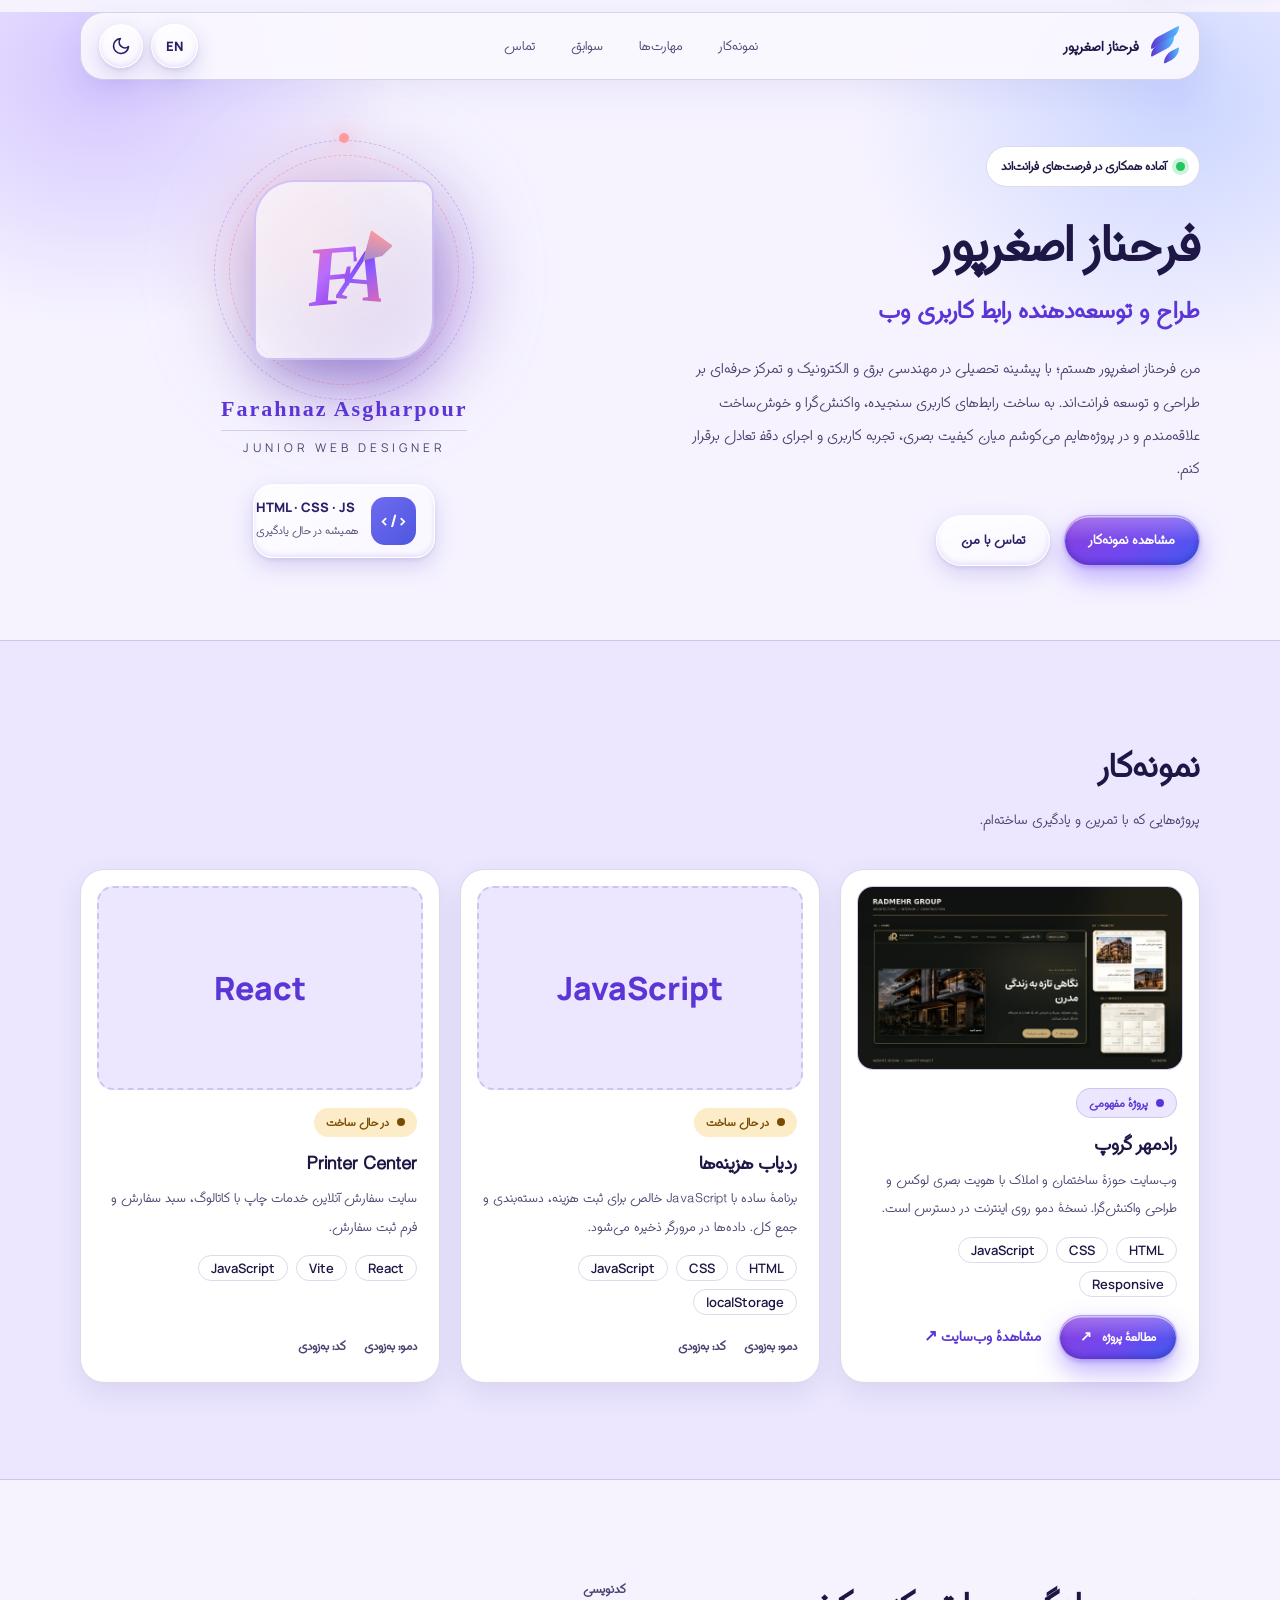
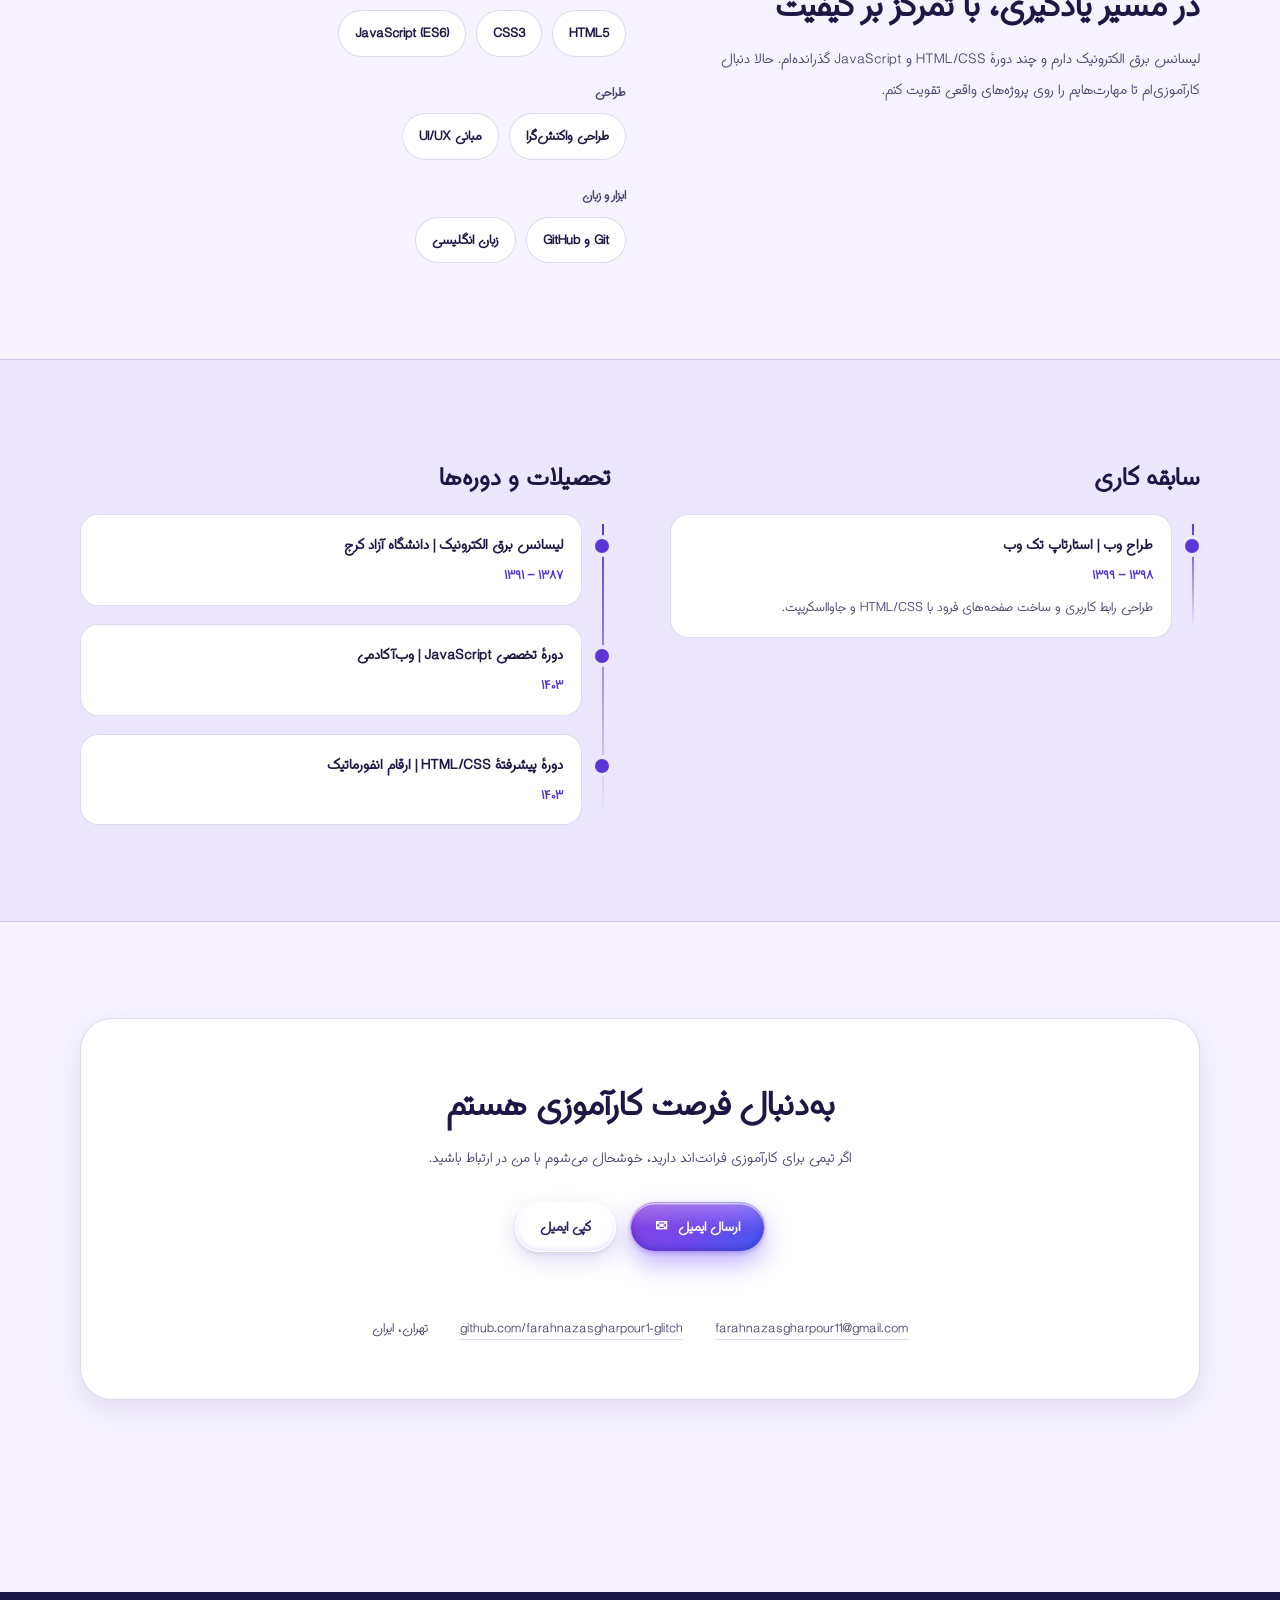
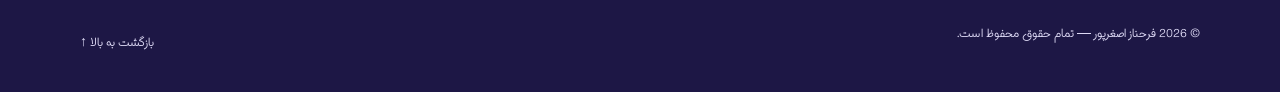
<file: index.html>
<!doctype html>
<html lang="fa" dir="rtl" data-theme="light">
<head>
  <meta charset="utf-8">
  <meta http-equiv="Content-Security-Policy" content="default-src 'self'; script-src 'self'; style-src 'self'; img-src 'self' data:; font-src 'self'; connect-src 'self'; object-src 'none'; base-uri 'self'; form-action 'self'">
  <meta name="viewport" content="width=device-width, initial-scale=1">
  <title>فرحناز اصغرپور | طراحی و توسعه رابط کاربری وب</title>
  <meta name="description" content="پورتفولیوی فرحناز اصغرپور؛ طراح و توسعه‌دهنده رابط کاربری وب با تمرکز بر HTML، CSS، JavaScript و طراحی واکنش‌گرا.">
  <meta name="author" content="فرحناز اصغرپور">
  <meta name="robots" content="index, follow, max-image-preview:large">
  <meta name="color-scheme" content="light dark">
  <meta name="theme-color" content="#f6f3ff">
  <meta name="referrer" content="strict-origin-when-cross-origin">
  <script src="js/theme-init.js"></script>

  <link rel="canonical" href="https://farahnaz-portfolio.vercel.app/">
  <link rel="alternate" hreflang="fa" href="https://farahnaz-portfolio.vercel.app/">
  <link rel="alternate" hreflang="en" href="https://farahnaz-portfolio.vercel.app/en/">
  <link rel="alternate" hreflang="x-default" href="https://farahnaz-portfolio.vercel.app/">

  <meta property="og:type" content="profile">
  <meta property="og:site_name" content="Farahnaz Asgharpour">
  <meta property="og:locale" content="fa_IR">
  <meta property="og:locale:alternate" content="en_US">
  <meta property="og:title" content="فرحناز اصغرپور | طراحی و توسعه رابط کاربری وب">
  <meta property="og:description" content="طراحی و توسعه رابط‌های کاربری وب با تمرکز بر کیفیت اجرا و تجربه کاربری.">
  <meta property="og:url" content="https://farahnaz-portfolio.vercel.app/">
  <meta property="og:image" content="https://farahnaz-portfolio.vercel.app/assets/images/og-image.jpg">
  <meta property="og:image:width" content="1200">
  <meta property="og:image:height" content="630">
  <meta property="og:image:alt" content="Farahnaz Asgharpour — Junior Web Designer">
  <meta name="twitter:card" content="summary_large_image">
  <meta name="twitter:title" content="فرحناز اصغرپور | طراحی و توسعه رابط کاربری وب">
  <meta name="twitter:description" content="طراحی و توسعه رابط‌های کاربری وب با تمرکز بر کیفیت اجرا و تجربه کاربری.">
  <meta name="twitter:image" content="https://farahnaz-portfolio.vercel.app/assets/images/og-image.jpg">

  <link rel="icon" href="assets/favicon.svg" type="image/svg+xml">
  <link rel="apple-touch-icon" href="assets/apple-touch-icon.png">
  <link rel="manifest" href="site.webmanifest">
  <link rel="preload" href="assets/fonts/Estedad.woff" as="font" type="font/woff" crossorigin>
  <link rel="stylesheet" href="css/style.css">

  <script type="application/ld+json">
{
  "@context": "https://schema.org",
  "@graph": [
    {
      "@type": "ProfilePage",
      "@id": "https://farahnaz-portfolio.vercel.app/#page",
      "url": "https://farahnaz-portfolio.vercel.app/",
      "name": "فرحناز اصغرپور | طراحی و توسعه رابط کاربری وب، جویای کارآموزی",
      "inLanguage": "fa",
      "isPartOf": {
        "@id": "https://farahnaz-portfolio.vercel.app/#website"
      },
      "mainEntity": {
        "@id": "https://farahnaz-portfolio.vercel.app/#person"
      }
    },
    {
      "@type": "Person",
      "@id": "https://farahnaz-portfolio.vercel.app/#person",
      "name": "فرحناز اصغرپور",
      "alternateName": "Farahnaz Asgharpour",
      "jobTitle": "طراح وب و توسعه‌دهندهٔ فرانت‌اند (مبتدی، جویای کارآموزی)",
      "url": "https://farahnaz-portfolio.vercel.app/",
      "email": "mailto:farahnazasgharpour11@gmail.com",
      "image": "https://farahnaz-portfolio.vercel.app/assets/images/og-image.jpg",
      "address": {
        "@type": "PostalAddress",
        "addressLocality": "تهران",
        "addressCountry": "IR"
      },
      "alumniOf": {
        "@type": "CollegeOrUniversity",
        "name": "دانشگاه آزاد اسلامی کرج"
      },
      "knowsAbout": [
        "HTML5",
        "CSS3",
        "JavaScript",
        "Responsive web design",
        "UI/UX design"
      ],
      "knowsLanguage": [
        "fa",
        "en"
      ],
      "sameAs": [
        "https://github.com/farahnazasgharpour1-glitch"
      ]
    },
    {
      "@type": "WebSite",
      "@id": "https://farahnaz-portfolio.vercel.app/#website",
      "url": "https://farahnaz-portfolio.vercel.app/",
      "name": "Farahnaz Asgharpour — Portfolio",
      "inLanguage": [
        "fa",
        "en"
      ],
      "publisher": {
        "@id": "https://farahnaz-portfolio.vercel.app/#person"
      }
    }
  ]
}
  </script>
  <script src="js/main.js" defer></script>
</head>
<body>
  <a class="skip-link" href="#main-content">رفتن به محتوای اصلی</a>

  <header class="site-header">
    <div class="header-inner">
      <a class="brand" href="#home" aria-label="فرحناز اصغرپور، بازگشت به بالای صفحه">
        <span class="brand-mark" aria-hidden="true"><i></i><i></i><i></i></span>
        <span class="brand-name">فرحناز اصغرپور</span>
      </a>
      <nav class="main-nav" id="main-nav" aria-label="منوی اصلی">
        <a href="#projects">نمونه‌کار</a>
        <a href="#about">مهارت‌ها</a>
        <a href="#experience">سوابق</a>
        <a href="#contact">تماس</a>
      </nav>
      <div class="header-actions">
        <a class="glass-btn language-button" href="en/" hreflang="en" lang="en" aria-label="Switch to the English version">EN</a>
        <button class="glass-btn icon-button" id="theme-toggle" type="button" aria-label="تغییر به تم تیره" data-label-dark="تغییر به تم تیره" data-label-light="تغییر به تم روشن"><svg class="icon-moon" width="20" height="20" viewBox="0 0 24 24" fill="none" stroke="currentColor" stroke-width="2" stroke-linecap="round" stroke-linejoin="round" aria-hidden="true"><path d="M21 12.8A9 9 0 1 1 11.2 3a7 7 0 0 0 9.8 9.8z"/></svg><svg class="icon-sun" width="20" height="20" viewBox="0 0 24 24" fill="none" stroke="currentColor" stroke-width="2" stroke-linecap="round" aria-hidden="true"><circle cx="12" cy="12" r="4"/><path d="M12 2v2M12 20v2M4.9 4.9l1.4 1.4M17.7 17.7l1.4 1.4M2 12h2M20 12h2M4.9 19.1l1.4-1.4M17.7 6.3l1.4-1.4"/></svg></button>
        <button class="glass-btn icon-button menu-toggle" id="menu-toggle" type="button" aria-label="باز کردن منو" data-label-open="باز کردن منو" data-label-close="بستن منو" aria-controls="main-nav" aria-expanded="false"><span class="menu-lines" aria-hidden="true"><i></i><i></i><i></i></span></button>
      </div>
    </div>
  </header>

  <main id="main-content">
    <section class="hero container" id="home" aria-labelledby="hero-title">
      <div class="hero-copy">
        <p class="status"><span class="status-dot" aria-hidden="true"></span>آماده همکاری در فرصت‌های فرانت‌اند</p>
        <h1 id="hero-title"><span class="hero-name">فرحناز اصغرپور</span><span class="hero-role">طراح و توسعه‌دهنده رابط کاربری وب</span></h1>
        <p class="hero-description">من فرحناز اصغرپور هستم؛ با پیشینه تحصیلی در مهندسی برق و الکترونیک و تمرکز حرفه‌ای بر طراحی و توسعه فرانت‌اند. به ساخت رابط‌های کاربری سنجیده، واکنش‌گرا و خوش‌ساخت علاقه‌مندم و در پروژه‌هایم می‌کوشم میان کیفیت بصری، تجربه کاربری و اجرای دقیق تعادل برقرار کنم.</p>
        <div class="hero-actions">
          <a class="glass-btn button button--primary" href="#projects">مشاهده نمونه‌کار</a>
          <a class="glass-btn button" href="#contact">تماس با من</a>
        </div>
      </div>

      <div class="hero-art" aria-hidden="true">
        <div class="logo-container" dir="ltr">
          <div class="logo-background"></div>
          <div class="logo-visual">
            <div class="orbit-ring r1"></div>
            <div class="orbit-ring r2"><div class="orbit-dot"></div></div>
            <div class="logo-mark">
              <div class="monogram"><span class="letter-f">F</span><span class="letter-a">A</span></div>
              <div class="cursor-icon"></div>
            </div>
          </div>
          <div class="logo-text"><p class="logo-name">Farahnaz Asgharpour</p><p class="logo-role">Junior Web Designer</p></div>
          <div class="skill-glass"><span class="code-symbol">&lt;/&gt;</span><span><strong>HTML · CSS · JS</strong><small>همیشه در حال یادگیری</small></span></div>
        </div>
      </div>
    </section>

    <section class="section band" id="projects" aria-labelledby="projects-title">
      <div class="container">
        <h2 id="projects-title">نمونه‌کار</h2>
        <p class="section-intro">پروژه‌هایی که با تمرین و یادگیری ساخته‌ام.</p>

        <div class="project-grid">
          <article class="project-card">
            <a class="project-cover" href="projects/radmehr/" aria-label="مشاهدهٔ مطالعهٔ موردی رادمهر گروپ">
              <img src="assets/images/radmehr/radmehr-group-cover.webp" alt="پیش‌نمایش تصویری وب‌سایت رادمهر گروپ" width="1400" height="788" loading="lazy" decoding="async">
            </a>
            <div class="project-body">
              <p class="badge badge--concept">پروژهٔ مفهومی</p>
              <h3>رادمهر گروپ</h3>
              <p class="project-desc">وب‌سایت حوزهٔ ساختمان و املاک با هویت بصری لوکس و طراحی واکنش‌گرا. نسخهٔ دمو روی اینترنت در دسترس است.</p>
              <ul class="tags"><li>HTML</li><li>CSS</li><li>JavaScript</li><li>Responsive</li></ul>
              <div class="project-links">
                <a class="glass-btn button button--primary button--sm" href="projects/radmehr/">مطالعهٔ پروژه <span aria-hidden="true">↗</span></a>
                <a class="text-link" href="https://farahnazasgharpour1-glitch.github.io/radmehr-group-portfolio/" target="_blank" aria-label="مشاهدهٔ وب‌سایت (در تب جدید)" rel="noopener noreferrer">مشاهدهٔ وب‌سایت ↗</a>
              </div>
            </div>
          </article>

          <article class="project-card">
            <div class="project-visual" aria-hidden="true"><span dir="ltr">JavaScript</span></div>
            <div class="project-body">
              <p class="badge badge--wip">در حال ساخت</p>
              <h3>ردیاب هزینه‌ها</h3>
              <p class="project-desc">برنامهٔ ساده با JavaScript خالص برای ثبت هزینه، دسته‌بندی و جمع کل. داده‌ها در مرورگر ذخیره می‌شود.</p>
              <ul class="tags"><li>HTML</li><li>CSS</li><li>JavaScript</li><li>localStorage</li></ul>
              <div class="project-links">
                <!-- وقتی دمو آماده شد، این span را با لینک زیر عوض کن:
                     <a class="text-link" href="https://ADDRESS" target="_blank" aria-label="... (در تب جدید)" rel="noopener noreferrer">...</a> -->
                <span class="soon">دمو: به‌زودی</span>
                <span class="soon">کد: به‌زودی</span>
              </div>
            </div>
          </article>

          <article class="project-card">
            <div class="project-visual" aria-hidden="true"><span dir="ltr">React</span></div>
            <div class="project-body">
              <p class="badge badge--wip">در حال ساخت</p>
              <h3>Printer Center</h3>
              <p class="project-desc">سایت سفارش آنلاین خدمات چاپ با کاتالوگ، سبد سفارش و فرم ثبت سفارش.</p>
              <ul class="tags"><li>React</li><li>Vite</li><li>JavaScript</li></ul>
              <div class="project-links">
                <!-- وقتی دمو آماده شد، این span را با لینک زیر عوض کن:
                     <a class="text-link" href="https://ADDRESS" target="_blank" aria-label="... (در تب جدید)" rel="noopener noreferrer">...</a> -->
                <span class="soon">دمو: به‌زودی</span>
                <span class="soon">کد: به‌زودی</span>
              </div>
            </div>
          </article>
        </div>
      </div>
    </section>

    <section class="section container" id="about" aria-labelledby="about-title">
      <div class="about-grid">
        <div>
          <h2 id="about-title">در مسیر یادگیری، با تمرکز بر کیفیت</h2>
          <p class="section-intro">لیسانس برق الکترونیک دارم و چند دورهٔ HTML/CSS و JavaScript گذرانده‌ام. حالا دنبال کارآموزی‌ام تا مهارت‌هایم را روی پروژه‌های واقعی تقویت کنم.</p>
        </div>
        <dl class="skills">
          <dt>کدنویسی</dt><dd><ul class="chips"><li>HTML5</li><li>CSS3</li><li>JavaScript (ES6)</li></ul></dd>
          <dt>طراحی</dt><dd><ul class="chips"><li>طراحی واکنش‌گرا</li><li>مبانی UI/UX</li></ul></dd>
          <dt>ابزار و زبان</dt><dd><ul class="chips"><li>Git و GitHub</li><li>زبان انگلیسی</li></ul></dd>
        </dl>
      </div>
    </section>

    <section class="section band" id="experience" aria-label="سابقه کاری">
      <div class="container exp-grid">
        <div>
          <h2 class="block-title block-title--lg">سابقه کاری</h2>
          <ol class="timeline"><li><h3>طراح وب | استارتاپ تک وب</h3><p class="date">۱۳۹۸ – ۱۳۹۹</p><p>طراحی رابط کاربری و ساخت صفحه‌های فرود با HTML/CSS و جاوااسکریپت.</p></li></ol>
        </div>
        <div>
          <h2 class="block-title block-title--lg">تحصیلات و دوره‌ها</h2>
          <ol class="timeline"><li><h3>لیسانس برق الکترونیک | دانشگاه آزاد کرج</h3><p class="date">۱۳۸۷ – ۱۳۹۱</p></li><li><h3>دورهٔ تخصصی JavaScript | وب‌آکادمی</h3><p class="date">۱۴۰۳</p></li><li><h3>دورهٔ پیشرفتهٔ HTML/CSS | ارقام انفورماتیک</h3><p class="date">۱۴۰۳</p></li></ol>
        </div>
      </div>
    </section>

    <section class="section container" id="contact" aria-labelledby="contact-title">
      <div class="contact">
        <h2 id="contact-title">به‌دنبال فرصت کارآموزی هستم</h2>
        <p class="section-intro">اگر تیمی برای کارآموزی فرانت‌اند دارید، خوشحال می‌شوم با من در ارتباط باشید.</p>
        <div class="contact-actions">
          <a class="glass-btn button button--primary" href="mailto:farahnazasgharpour11@gmail.com">ارسال ایمیل<span aria-hidden="true">✉</span></a>
          <button class="glass-btn button" id="copy-email" type="button" data-email="farahnazasgharpour11@gmail.com" data-copied="ایمیل کپی شد." data-failed="کپی نشد؛ ایمیل را دستی انتخاب کنید.">کپی ایمیل</button>
        </div>
        <p class="copy-status" id="copy-status" role="status" aria-live="polite"></p>
        <ul class="contact-list">
          <li><a href="mailto:farahnazasgharpour11@gmail.com" dir="ltr">farahnazasgharpour11@gmail.com</a></li>
          <li><a href="https://github.com/farahnazasgharpour1-glitch" target="_blank" rel="noopener noreferrer" dir="ltr" aria-label="پروفایل گیت‌هاب (در تب جدید)">github.com/farahnazasgharpour1-glitch</a></li>
          <li>تهران، ایران</li>
        </ul>
      </div>
    </section>
  </main>

  <footer class="site-footer">
    <div class="container footer-bottom">
      <span>© <span id="current-year">2026</span> فرحناز اصغرپور — تمام حقوق محفوظ است.</span>
      <a href="#home">بازگشت به بالا ↑</a>
    </div>
  </footer>
</body>
</html>
</file>
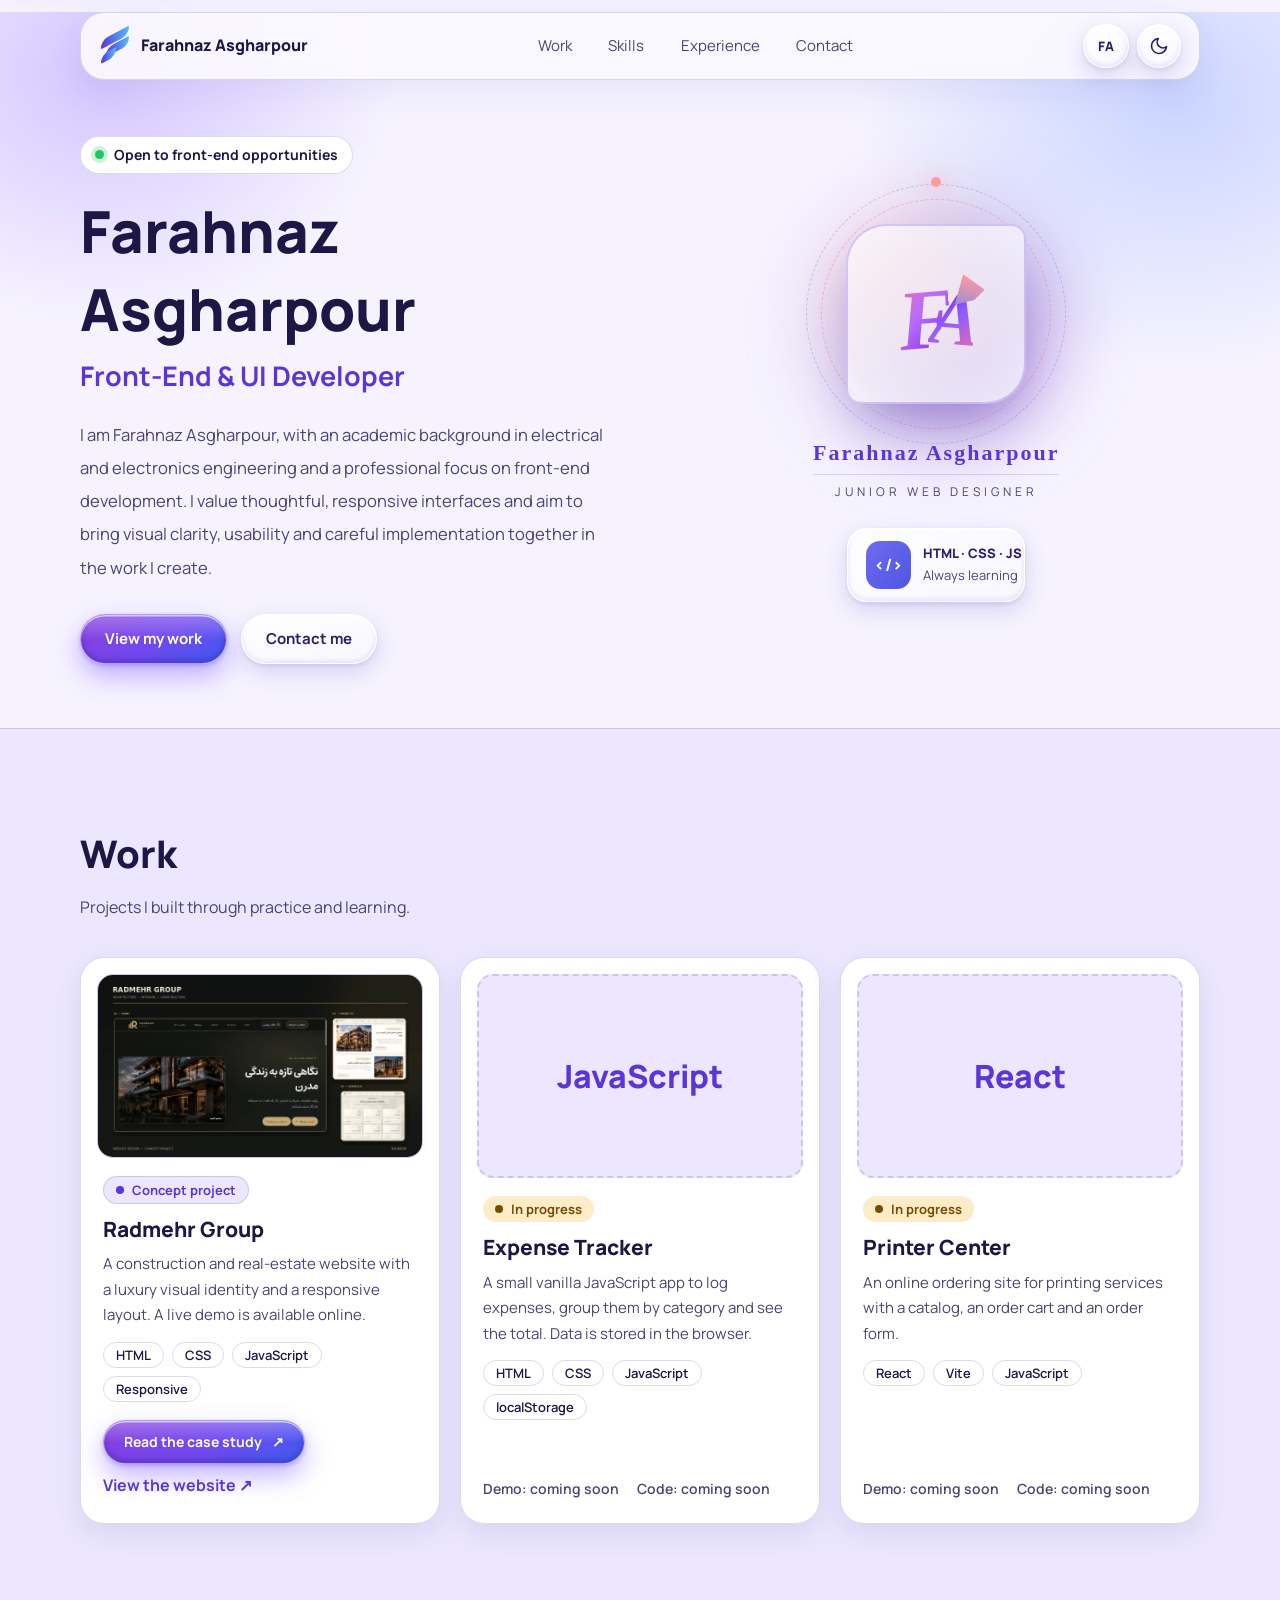
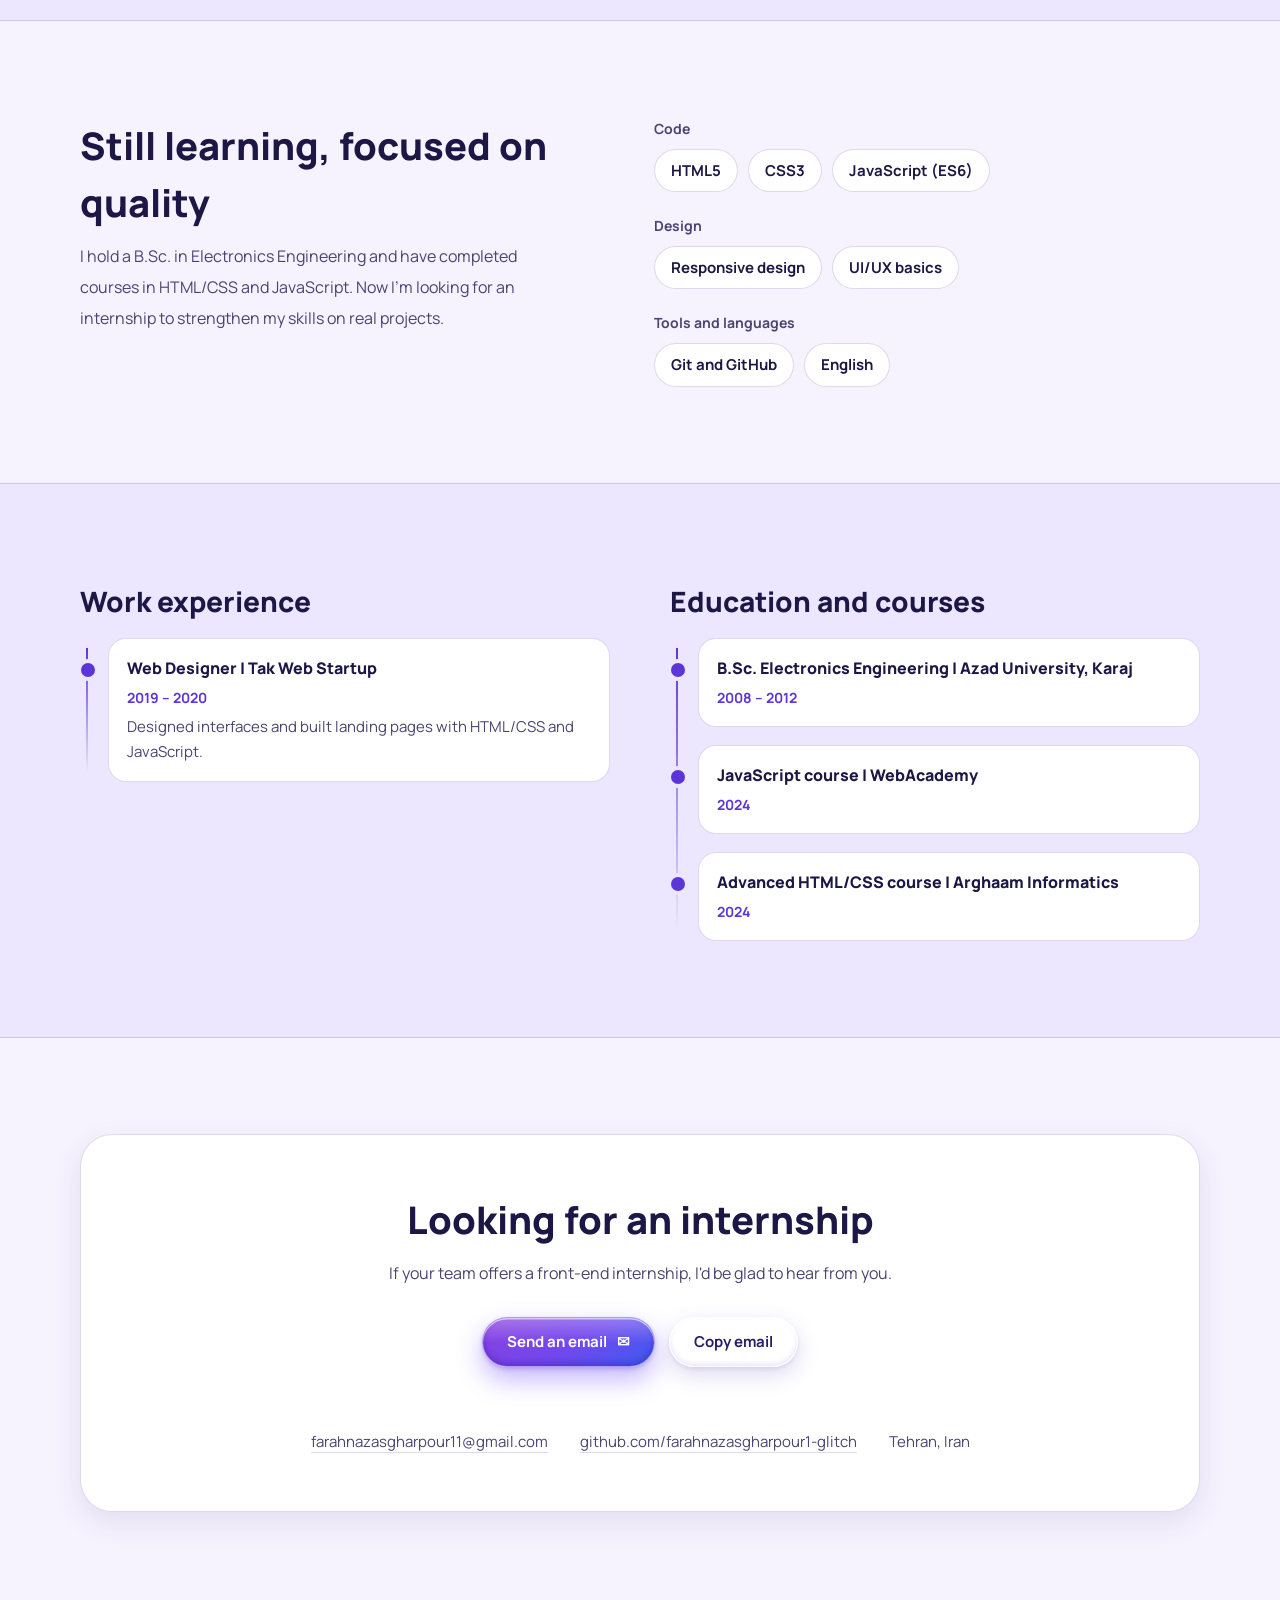
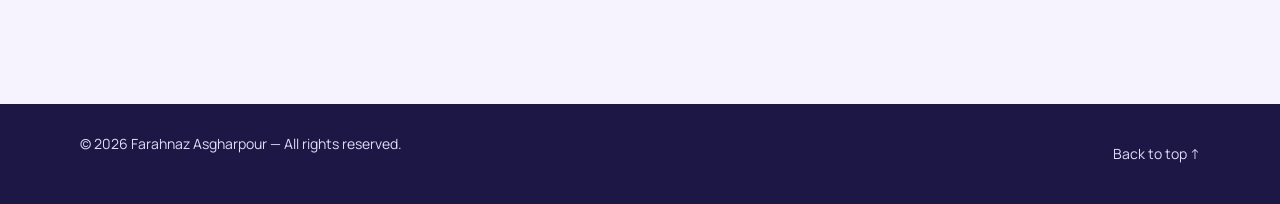
<file: en/index.html>
<!doctype html>
<html lang="en" dir="ltr" data-theme="light">
<head>
  <meta charset="utf-8">
  <meta http-equiv="Content-Security-Policy" content="default-src 'self'; script-src 'self'; style-src 'self'; img-src 'self' data:; font-src 'self'; connect-src 'self'; object-src 'none'; base-uri 'self'; form-action 'self'">
  <meta name="viewport" content="width=device-width, initial-scale=1">
  <title>Farahnaz Asgharpour | Front-End &amp; UI Development</title>
  <meta name="description" content="Portfolio of Farahnaz Asgharpour, focused on front-end development, thoughtful user interfaces, responsive design, HTML, CSS and JavaScript.">
  <meta name="author" content="Farahnaz Asgharpour">
  <meta name="robots" content="index, follow, max-image-preview:large">
  <meta name="color-scheme" content="light dark">
  <meta name="theme-color" content="#f6f3ff">
  <meta name="referrer" content="strict-origin-when-cross-origin">
  <script src="../js/theme-init.js"></script>

  <link rel="canonical" href="https://farahnaz-portfolio.vercel.app/en/">
  <link rel="alternate" hreflang="en" href="https://farahnaz-portfolio.vercel.app/en/">
  <link rel="alternate" hreflang="fa" href="https://farahnaz-portfolio.vercel.app/">
  <link rel="alternate" hreflang="x-default" href="https://farahnaz-portfolio.vercel.app/">

  <meta property="og:type" content="profile">
  <meta property="og:site_name" content="Farahnaz Asgharpour">
  <meta property="og:locale" content="en_US">
  <meta property="og:locale:alternate" content="fa_IR">
  <meta property="og:title" content="Farahnaz Asgharpour | Junior Front-End Developer &amp; Web Designer">
  <meta property="og:description" content="Front-end and interface development focused on thoughtful, responsive user experiences.">
  <meta property="og:url" content="https://farahnaz-portfolio.vercel.app/en/">
  <meta property="og:image" content="https://farahnaz-portfolio.vercel.app/assets/images/og-image.jpg">
  <meta property="og:image:width" content="1200">
  <meta property="og:image:height" content="630">
  <meta property="og:image:alt" content="Farahnaz Asgharpour — Junior Web Designer">
  <meta name="twitter:card" content="summary_large_image">
  <meta name="twitter:title" content="Farahnaz Asgharpour | Junior Front-End Developer &amp; Web Designer">
  <meta name="twitter:description" content="Front-end and interface development focused on thoughtful, responsive user experiences.">
  <meta name="twitter:image" content="https://farahnaz-portfolio.vercel.app/assets/images/og-image.jpg">

  <link rel="icon" href="../assets/favicon.svg" type="image/svg+xml">
  <link rel="apple-touch-icon" href="../assets/apple-touch-icon.png">
  <link rel="manifest" href="../site.webmanifest">
  <link rel="preload" href="../assets/fonts/Manrope-latin.woff" as="font" type="font/woff" crossorigin>
  <link rel="stylesheet" href="../css/style.css">

  <script type="application/ld+json">
{
  "@context": "https://schema.org",
  "@graph": [
    {
      "@type": "ProfilePage",
      "@id": "https://farahnaz-portfolio.vercel.app/en/#page",
      "url": "https://farahnaz-portfolio.vercel.app/en/",
      "name": "Farahnaz Asgharpour | Junior Front-End Developer, Tehran",
      "inLanguage": "en",
      "isPartOf": {
        "@id": "https://farahnaz-portfolio.vercel.app/#website"
      },
      "mainEntity": {
        "@id": "https://farahnaz-portfolio.vercel.app/#person"
      }
    },
    {
      "@type": "Person",
      "@id": "https://farahnaz-portfolio.vercel.app/#person",
      "name": "Farahnaz Asgharpour",
      "alternateName": "فرحناز اصغرپور",
      "jobTitle": "Junior web designer and front-end developer (seeking an internship)",
      "url": "https://farahnaz-portfolio.vercel.app/en/",
      "email": "mailto:farahnazasgharpour11@gmail.com",
      "image": "https://farahnaz-portfolio.vercel.app/assets/images/og-image.jpg",
      "address": {
        "@type": "PostalAddress",
        "addressLocality": "Tehran",
        "addressCountry": "IR"
      },
      "alumniOf": {
        "@type": "CollegeOrUniversity",
        "name": "Islamic Azad University, Karaj"
      },
      "knowsAbout": [
        "HTML5",
        "CSS3",
        "JavaScript",
        "Responsive web design",
        "UI/UX design"
      ],
      "knowsLanguage": [
        "fa",
        "en"
      ],
      "sameAs": [
        "https://github.com/farahnazasgharpour1-glitch"
      ]
    },
    {
      "@type": "WebSite",
      "@id": "https://farahnaz-portfolio.vercel.app/#website",
      "url": "https://farahnaz-portfolio.vercel.app/",
      "name": "Farahnaz Asgharpour — Portfolio",
      "inLanguage": [
        "fa",
        "en"
      ],
      "publisher": {
        "@id": "https://farahnaz-portfolio.vercel.app/#person"
      }
    }
  ]
}
  </script>
  <script src="../js/main.js" defer></script>
</head>
<body>
  <a class="skip-link" href="#main-content">Skip to main content</a>

  <header class="site-header">
    <div class="header-inner">
      <a class="brand" href="#home" aria-label="Farahnaz Asgharpour, back to top">
        <span class="brand-mark" aria-hidden="true"><i></i><i></i><i></i></span>
        <span class="brand-name">Farahnaz Asgharpour</span>
      </a>
      <nav class="main-nav" id="main-nav" aria-label="Main navigation">
        <a href="#projects">Work</a>
        <a href="#about">Skills</a>
        <a href="#experience">Experience</a>
        <a href="#contact">Contact</a>
      </nav>
      <div class="header-actions">
        <a class="glass-btn language-button" href="../" hreflang="fa" lang="fa" aria-label="تغییر زبان به فارسی">FA</a>
        <button class="glass-btn icon-button" id="theme-toggle" type="button" aria-label="Switch to dark theme" data-label-dark="Switch to dark theme" data-label-light="Switch to light theme"><svg class="icon-moon" width="20" height="20" viewBox="0 0 24 24" fill="none" stroke="currentColor" stroke-width="2" stroke-linecap="round" stroke-linejoin="round" aria-hidden="true"><path d="M21 12.8A9 9 0 1 1 11.2 3a7 7 0 0 0 9.8 9.8z"/></svg><svg class="icon-sun" width="20" height="20" viewBox="0 0 24 24" fill="none" stroke="currentColor" stroke-width="2" stroke-linecap="round" aria-hidden="true"><circle cx="12" cy="12" r="4"/><path d="M12 2v2M12 20v2M4.9 4.9l1.4 1.4M17.7 17.7l1.4 1.4M2 12h2M20 12h2M4.9 19.1l1.4-1.4M17.7 6.3l1.4-1.4"/></svg></button>
        <button class="glass-btn icon-button menu-toggle" id="menu-toggle" type="button" aria-label="Open menu" data-label-open="Open menu" data-label-close="Close menu" aria-controls="main-nav" aria-expanded="false"><span class="menu-lines" aria-hidden="true"><i></i><i></i><i></i></span></button>
      </div>
    </div>
  </header>

  <main id="main-content">
    <section class="hero container" id="home" aria-labelledby="hero-title">
      <div class="hero-copy">
        <p class="status"><span class="status-dot" aria-hidden="true"></span>Open to front-end opportunities</p>
        <h1 id="hero-title"><span class="hero-name">Farahnaz Asgharpour</span><span class="hero-role">Front-End &amp; UI Developer</span></h1>
        <p class="hero-description">I am Farahnaz Asgharpour, with an academic background in electrical and electronics engineering and a professional focus on front-end development. I value thoughtful, responsive interfaces and aim to bring visual clarity, usability and careful implementation together in the work I create.</p>
        <div class="hero-actions">
          <a class="glass-btn button button--primary" href="#projects">View my work</a>
          <a class="glass-btn button" href="#contact">Contact me</a>
        </div>
      </div>

      <div class="hero-art" aria-hidden="true">
        <div class="logo-container" dir="ltr">
          <div class="logo-background"></div>
          <div class="logo-visual">
            <div class="orbit-ring r1"></div>
            <div class="orbit-ring r2"><div class="orbit-dot"></div></div>
            <div class="logo-mark">
              <div class="monogram"><span class="letter-f">F</span><span class="letter-a">A</span></div>
              <div class="cursor-icon"></div>
            </div>
          </div>
          <div class="logo-text"><p class="logo-name">Farahnaz Asgharpour</p><p class="logo-role">Junior Web Designer</p></div>
          <div class="skill-glass"><span class="code-symbol">&lt;/&gt;</span><span><strong>HTML · CSS · JS</strong><small>Always learning</small></span></div>
        </div>
      </div>
    </section>

    <section class="section band" id="projects" aria-labelledby="projects-title">
      <div class="container">
        <h2 id="projects-title">Work</h2>
        <p class="section-intro">Projects I built through practice and learning.</p>

        <div class="project-grid">
          <article class="project-card">
            <a class="project-cover" href="projects/radmehr/" aria-label="Read the Radmehr Group case study">
              <img src="../assets/images/radmehr/radmehr-group-cover.webp" alt="Visual preview of the Radmehr Group website" width="1400" height="788" loading="lazy" decoding="async">
            </a>
            <div class="project-body">
              <p class="badge badge--concept">Concept project</p>
              <h3>Radmehr Group</h3>
              <p class="project-desc">A construction and real-estate website with a luxury visual identity and a responsive layout. A live demo is available online.</p>
              <ul class="tags"><li>HTML</li><li>CSS</li><li>JavaScript</li><li>Responsive</li></ul>
              <div class="project-links">
                <a class="glass-btn button button--primary button--sm" href="projects/radmehr/">Read the case study <span aria-hidden="true">↗</span></a>
                <a class="text-link" href="https://farahnazasgharpour1-glitch.github.io/radmehr-group-portfolio/" target="_blank" aria-label="View the website (opens in a new tab)" rel="noopener noreferrer">View the website ↗</a>
              </div>
            </div>
          </article>

          <article class="project-card">
            <div class="project-visual" aria-hidden="true"><span dir="ltr">JavaScript</span></div>
            <div class="project-body">
              <p class="badge badge--wip">In progress</p>
              <h3>Expense Tracker</h3>
              <p class="project-desc">A small vanilla JavaScript app to log expenses, group them by category and see the total. Data is stored in the browser.</p>
              <ul class="tags"><li>HTML</li><li>CSS</li><li>JavaScript</li><li>localStorage</li></ul>
              <div class="project-links">
                <!-- وقتی دمو آماده شد، این span را با لینک زیر عوض کن:
                     <a class="text-link" href="https://ADDRESS" target="_blank" aria-label="... (opens in a new tab)" rel="noopener noreferrer">...</a> -->
                <span class="soon">Demo: coming soon</span>
                <span class="soon">Code: coming soon</span>
              </div>
            </div>
          </article>

          <article class="project-card">
            <div class="project-visual" aria-hidden="true"><span dir="ltr">React</span></div>
            <div class="project-body">
              <p class="badge badge--wip">In progress</p>
              <h3>Printer Center</h3>
              <p class="project-desc">An online ordering site for printing services with a catalog, an order cart and an order form.</p>
              <ul class="tags"><li>React</li><li>Vite</li><li>JavaScript</li></ul>
              <div class="project-links">
                <!-- وقتی دمو آماده شد، این span را با لینک زیر عوض کن:
                     <a class="text-link" href="https://ADDRESS" target="_blank" aria-label="... (opens in a new tab)" rel="noopener noreferrer">...</a> -->
                <span class="soon">Demo: coming soon</span>
                <span class="soon">Code: coming soon</span>
              </div>
            </div>
          </article>
        </div>
      </div>
    </section>

    <section class="section container" id="about" aria-labelledby="about-title">
      <div class="about-grid">
        <div>
          <h2 id="about-title">Still learning, focused on quality</h2>
          <p class="section-intro">I hold a B.Sc. in Electronics Engineering and have completed courses in HTML/CSS and JavaScript. Now I'm looking for an internship to strengthen my skills on real projects.</p>
        </div>
        <dl class="skills">
          <dt>Code</dt><dd><ul class="chips"><li>HTML5</li><li>CSS3</li><li>JavaScript (ES6)</li></ul></dd>
          <dt>Design</dt><dd><ul class="chips"><li>Responsive design</li><li>UI/UX basics</li></ul></dd>
          <dt>Tools and languages</dt><dd><ul class="chips"><li>Git and GitHub</li><li>English</li></ul></dd>
        </dl>
      </div>
    </section>

    <section class="section band" id="experience" aria-label="Work experience">
      <div class="container exp-grid">
        <div>
          <h2 class="block-title block-title--lg">Work experience</h2>
          <ol class="timeline"><li><h3>Web Designer | Tak Web Startup</h3><p class="date">2019 – 2020</p><p>Designed interfaces and built landing pages with HTML/CSS and JavaScript.</p></li></ol>
        </div>
        <div>
          <h2 class="block-title block-title--lg">Education and courses</h2>
          <ol class="timeline"><li><h3>B.Sc. Electronics Engineering | Azad University, Karaj</h3><p class="date">2008 – 2012</p></li><li><h3>JavaScript course | WebAcademy</h3><p class="date">2024</p></li><li><h3>Advanced HTML/CSS course | Arghaam Informatics</h3><p class="date">2024</p></li></ol>
        </div>
      </div>
    </section>

    <section class="section container" id="contact" aria-labelledby="contact-title">
      <div class="contact">
        <h2 id="contact-title">Looking for an internship</h2>
        <p class="section-intro">If your team offers a front-end internship, I'd be glad to hear from you.</p>
        <div class="contact-actions">
          <a class="glass-btn button button--primary" href="mailto:farahnazasgharpour11@gmail.com">Send an email<span aria-hidden="true">✉</span></a>
          <button class="glass-btn button" id="copy-email" type="button" data-email="farahnazasgharpour11@gmail.com" data-copied="Email copied." data-failed="Couldn't copy; please select the email manually.">Copy email</button>
        </div>
        <p class="copy-status" id="copy-status" role="status" aria-live="polite"></p>
        <ul class="contact-list">
          <li><a href="mailto:farahnazasgharpour11@gmail.com" dir="ltr">farahnazasgharpour11@gmail.com</a></li>
          <li><a href="https://github.com/farahnazasgharpour1-glitch" target="_blank" rel="noopener noreferrer" dir="ltr" aria-label="GitHub profile (opens in a new tab)">github.com/farahnazasgharpour1-glitch</a></li>
          <li>Tehran, Iran</li>
        </ul>
      </div>
    </section>
  </main>

  <footer class="site-footer">
    <div class="container footer-bottom">
      <span>© <span id="current-year">2026</span> Farahnaz Asgharpour — All rights reserved.</span>
      <a href="#home">Back to top ↑</a>
    </div>
  </footer>
</body>
</html>
</file>
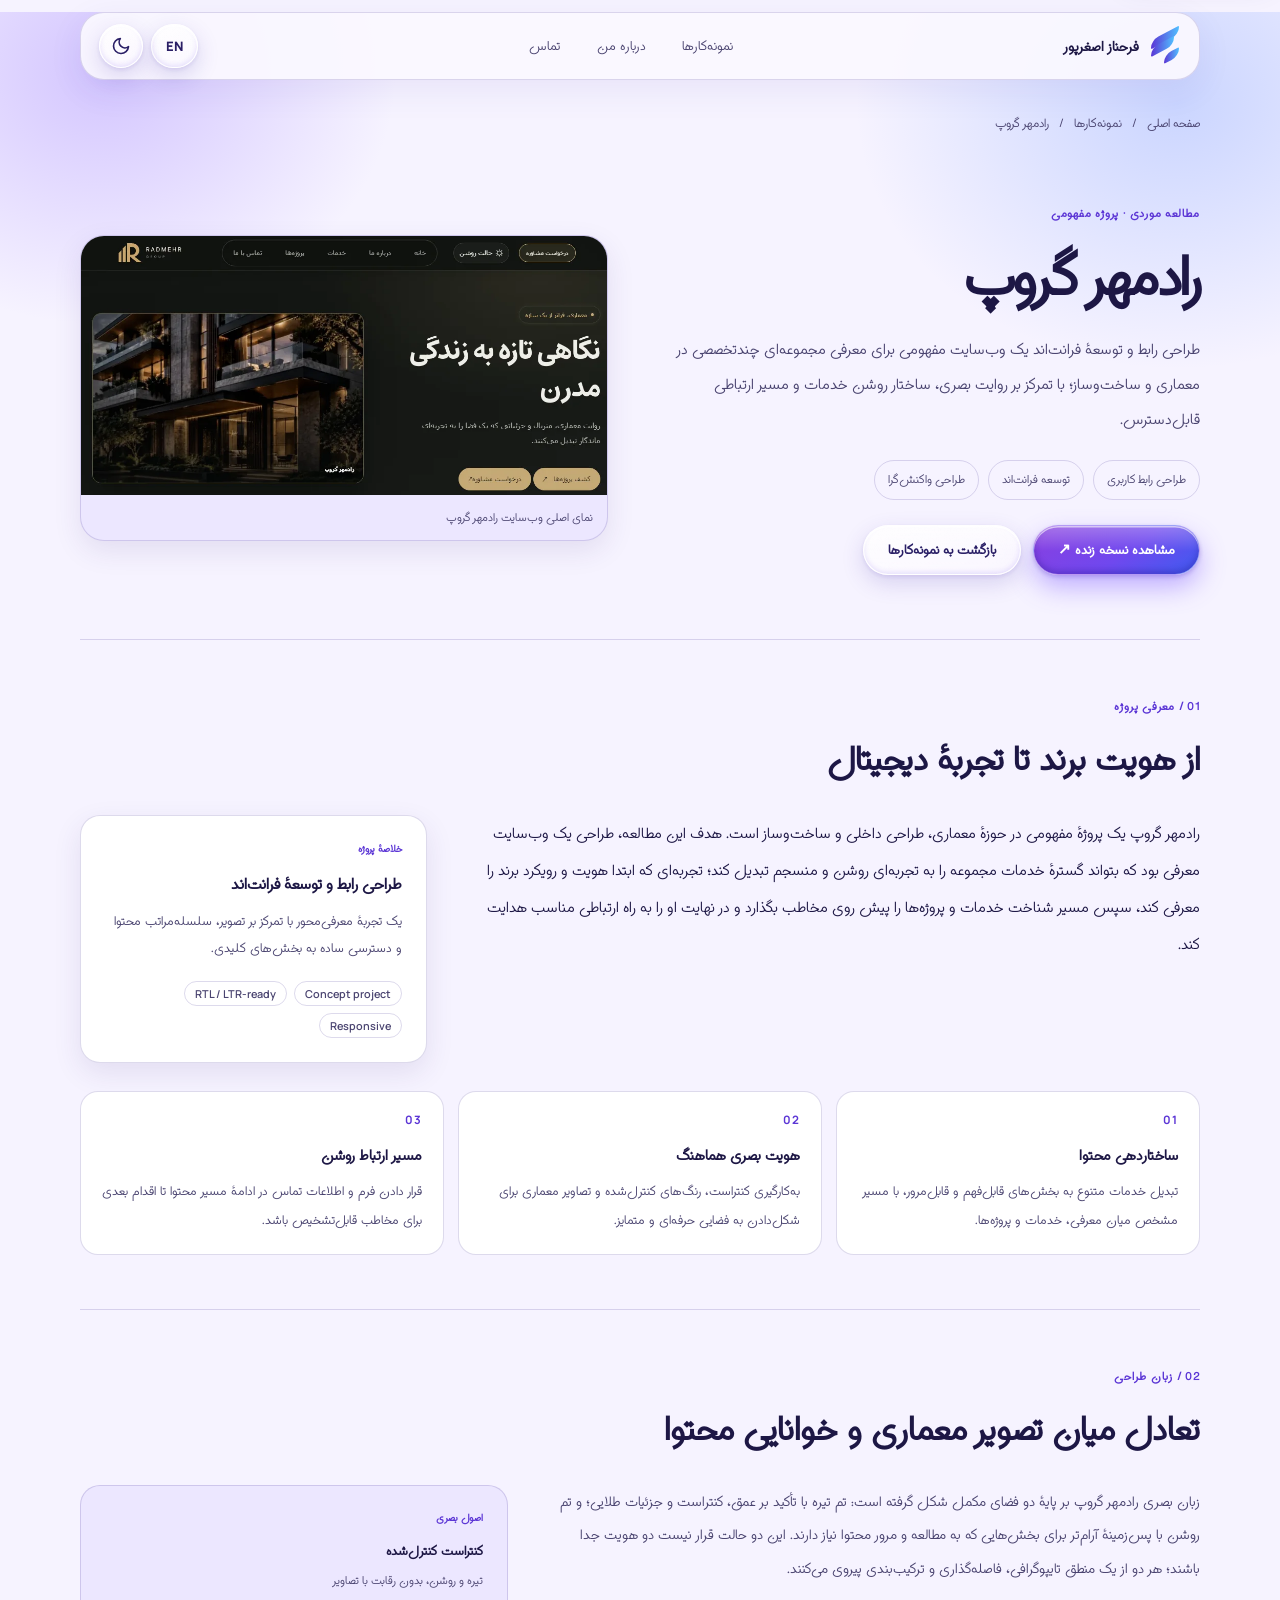
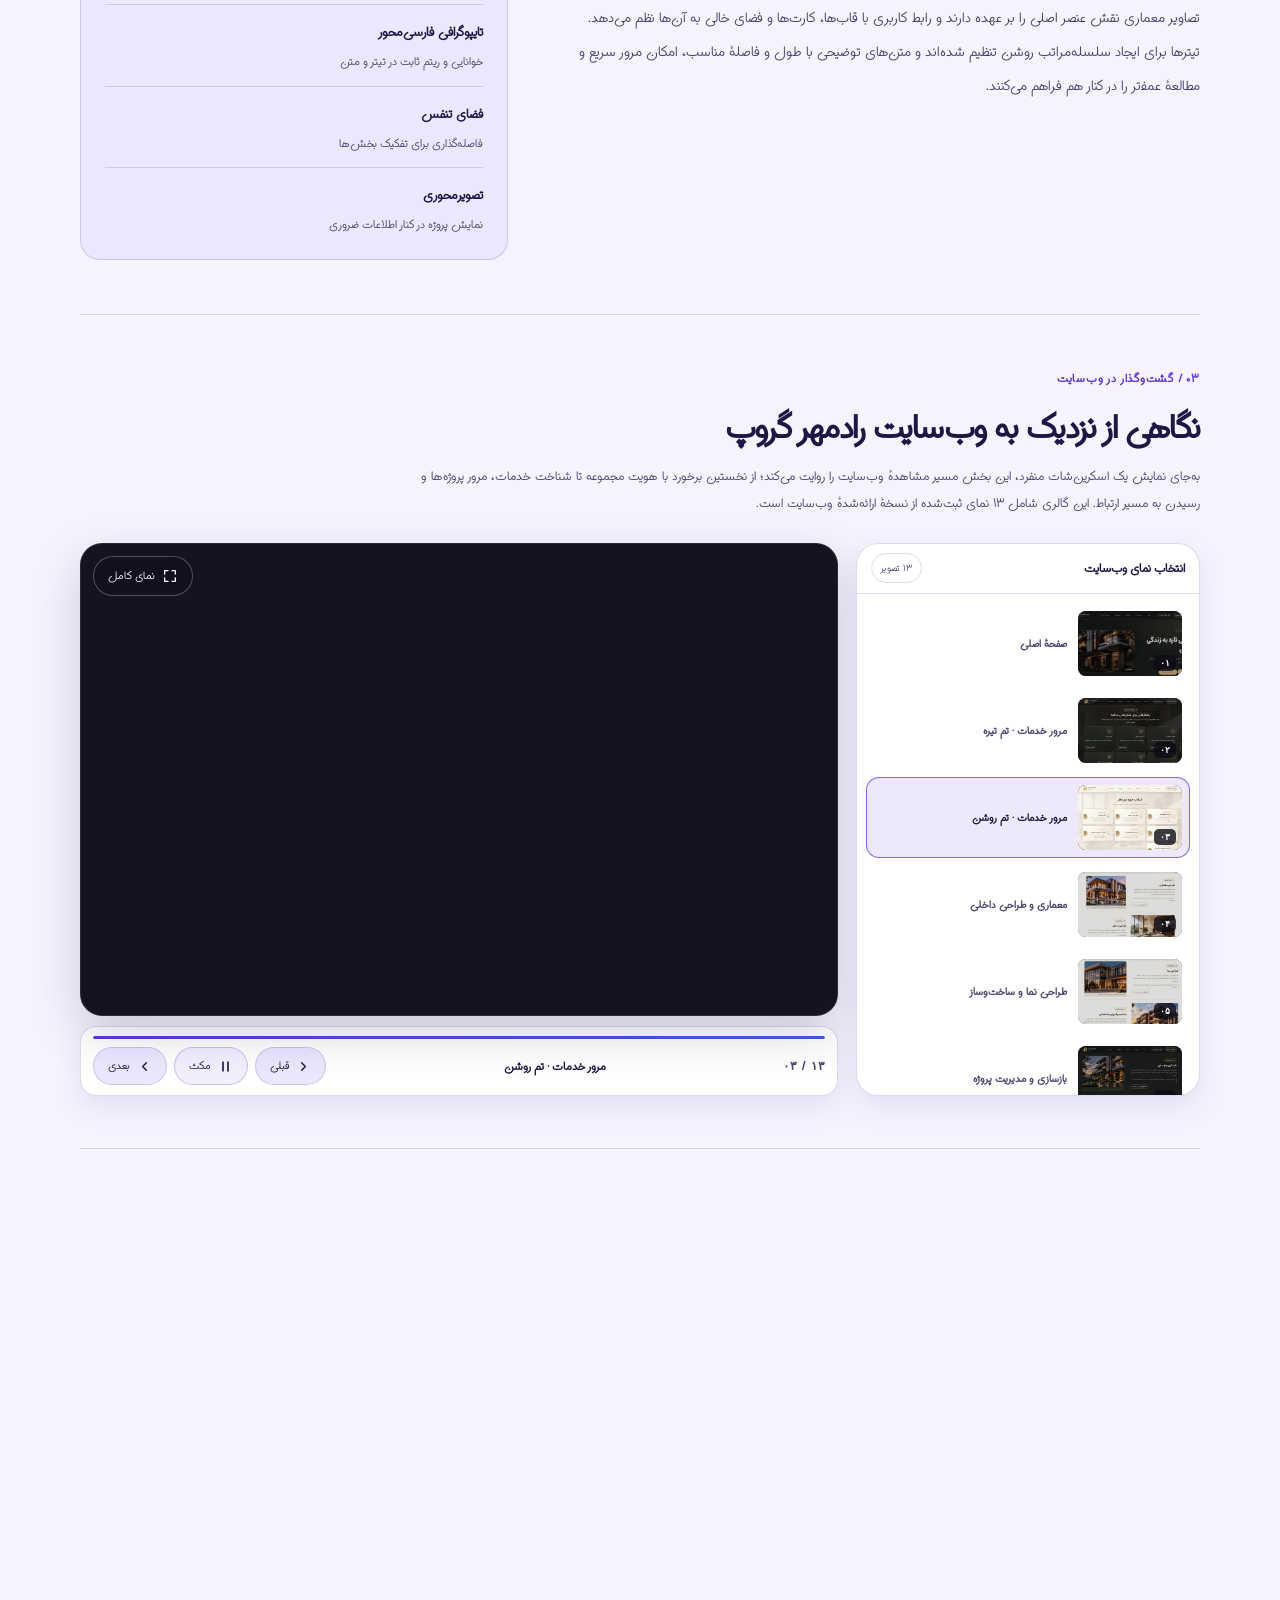
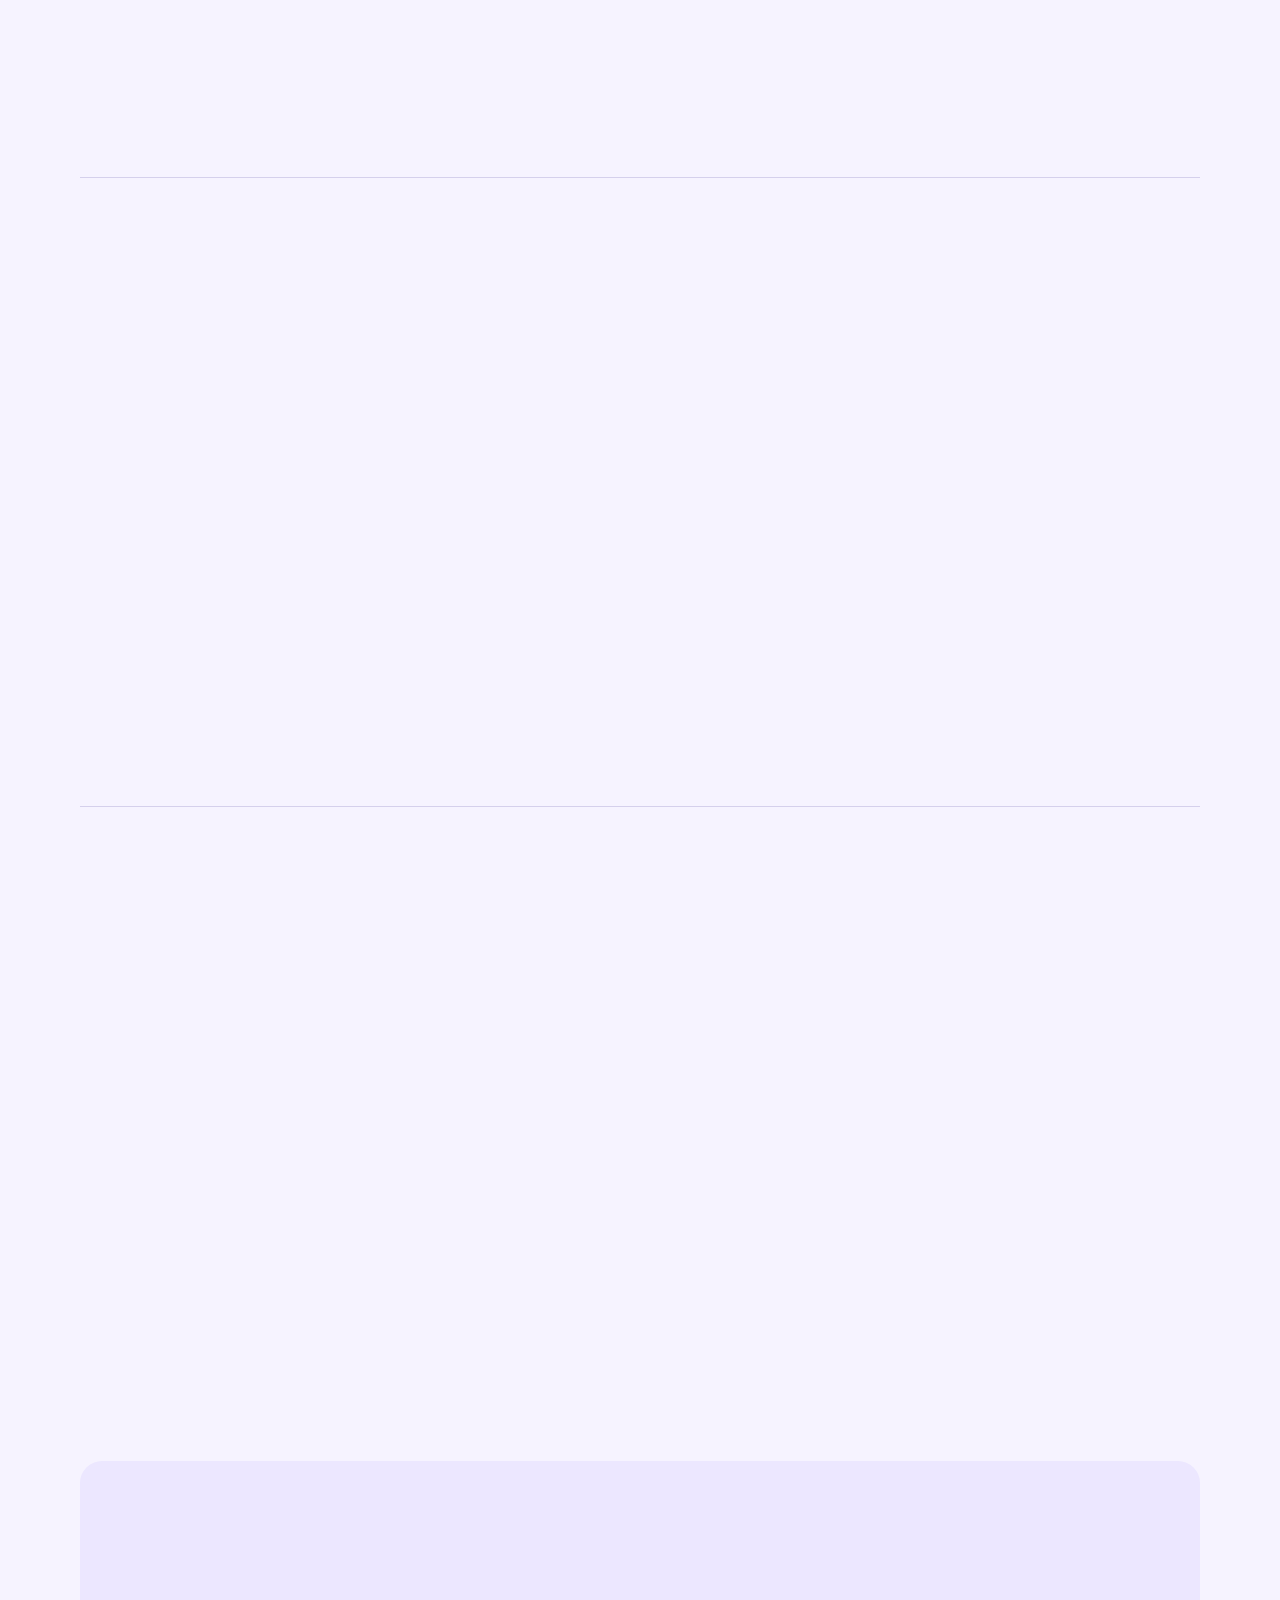
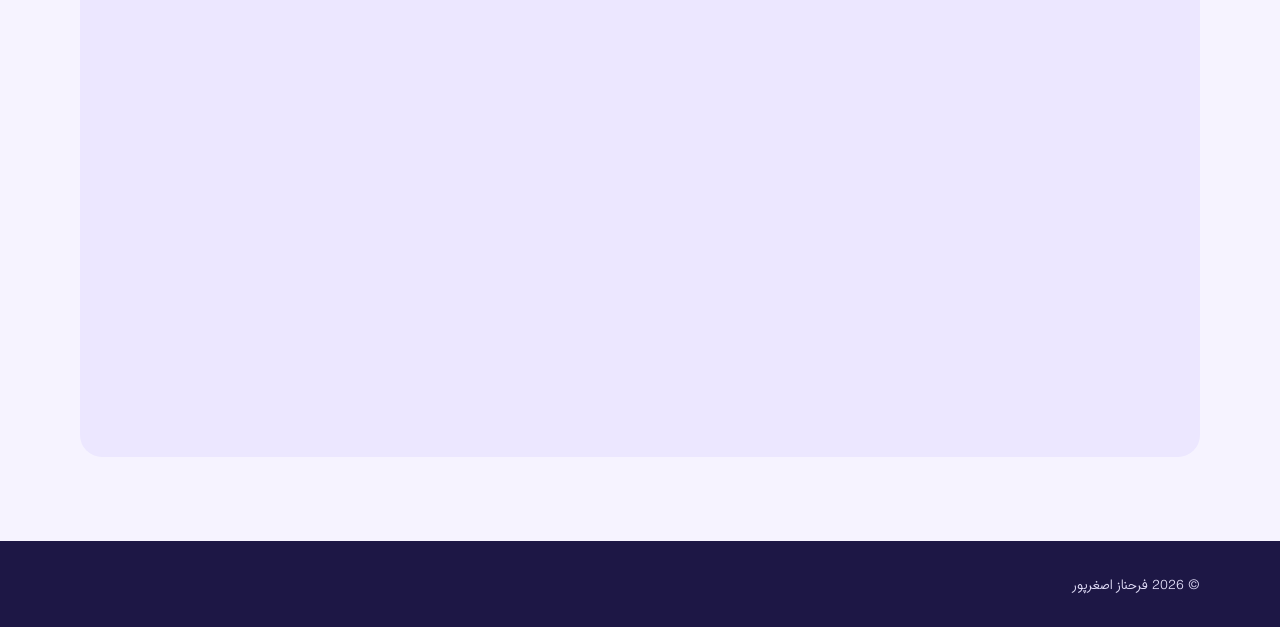
<file: projects/radmehr/index.html>
<!doctype html>
<html lang="fa" dir="rtl" data-theme="light">
<head>
  <meta charset="utf-8">
  <meta http-equiv="Content-Security-Policy" content="default-src 'self'; script-src 'self'; style-src 'self'; img-src 'self' data:; font-src 'self'; connect-src 'self'; object-src 'none'; base-uri 'self'; form-action 'self'">
  <meta name="viewport" content="width=device-width, initial-scale=1">
  <title>رادمهر گروپ | مطالعه موردی طراحی وب — فرحناز اصغرپور</title>
  <meta name="description" content="مطالعهٔ موردی پروژهٔ مفهومی رادمهر گروپ؛ طراحی رابط، معماری اطلاعات، گالری تعاملی و توسعهٔ فرانت‌اند برای معرفی خدمات معماری و ساخت‌وساز.">
  <meta name="author" content="فرحناز اصغرپور">
  <meta name="robots" content="index, follow, max-image-preview:large">
  <meta name="theme-color" content="#f6f3ff">
  <script src="../../js/theme-init.js"></script>
  <link rel="canonical" href="https://farahnaz-portfolio.vercel.app/projects/radmehr/">
  <link rel="alternate" hreflang="fa" href="https://farahnaz-portfolio.vercel.app/projects/radmehr/">
  <link rel="alternate" hreflang="en" href="https://farahnaz-portfolio.vercel.app/en/projects/radmehr/">
  <link rel="alternate" hreflang="x-default" href="https://farahnaz-portfolio.vercel.app/projects/radmehr/">
  <meta name="color-scheme" content="light dark">
  <meta name="referrer" content="strict-origin-when-cross-origin">
  <meta property="og:type" content="article">
  <meta property="og:site_name" content="Farahnaz Asgharpour">
  <meta property="og:locale" content="fa_IR">
  <meta property="og:locale:alternate" content="en_US">
  <meta property="og:title" content="رادمهر گروپ | مطالعه موردی طراحی وب — فرحناز اصغرپور">
  <meta property="og:description" content="مطالعهٔ موردی پروژهٔ مفهومی رادمهر گروپ؛ طراحی رابط، معماری اطلاعات، گالری تعاملی و توسعهٔ فرانت‌اند برای معرفی خدمات معماری و ساخت‌وساز.">
  <meta property="og:url" content="https://farahnaz-portfolio.vercel.app/projects/radmehr/">
  <meta property="og:image" content="https://farahnaz-portfolio.vercel.app/assets/images/radmehr/og-radmehr.jpg">
  <meta property="og:image:width" content="1200">
  <meta property="og:image:height" content="630">
  <meta property="og:image:alt" content="پیش‌نمایش وب‌سایت مفهومی رادمهر گروپ">
  <meta name="twitter:card" content="summary_large_image">
  <meta name="twitter:title" content="رادمهر گروپ | مطالعه موردی طراحی وب — فرحناز اصغرپور">
  <meta name="twitter:description" content="مطالعهٔ موردی پروژهٔ مفهومی رادمهر گروپ؛ طراحی رابط، معماری اطلاعات، گالری تعاملی و توسعهٔ فرانت‌اند برای معرفی خدمات معماری و ساخت‌وساز.">
  <meta name="twitter:image" content="https://farahnaz-portfolio.vercel.app/assets/images/radmehr/og-radmehr.jpg">
  <link rel="icon" href="../../assets/favicon.svg" type="image/svg+xml">
  <link rel="manifest" href="../../site.webmanifest">
  <link rel="apple-touch-icon" href="../../assets/apple-touch-icon.png">
  <link rel="preload" href="../../assets/fonts/Estedad.woff" as="font" type="font/woff" crossorigin>
  <link rel="stylesheet" href="../../css/style.css">
  <link rel="stylesheet" href="../../css/project-details.css">
  <script type="application/ld+json">
{
  "@context": "https://schema.org",
  "@graph": [
    {
      "@type": "BreadcrumbList",
      "@id": "https://farahnaz-portfolio.vercel.app/projects/radmehr/#breadcrumb",
      "itemListElement": [
        {
          "@type": "ListItem",
          "position": 1,
          "name": "صفحه اصلی",
          "item": "https://farahnaz-portfolio.vercel.app/"
        },
        {
          "@type": "ListItem",
          "position": 2,
          "name": "نمونه‌کارها",
          "item": "https://farahnaz-portfolio.vercel.app/#projects"
        },
        {
          "@type": "ListItem",
          "position": 3,
          "name": "رادمهر گروپ",
          "item": "https://farahnaz-portfolio.vercel.app/projects/radmehr/"
        }
      ]
    },
    {
      "@type": "WebPage",
      "@id": "https://farahnaz-portfolio.vercel.app/projects/radmehr/#page",
      "url": "https://farahnaz-portfolio.vercel.app/projects/radmehr/",
      "name": "رادمهر گروپ | مطالعه موردی طراحی وب — فرحناز اصغرپور",
      "description": "مطالعهٔ موردی پروژهٔ مفهومی رادمهر گروپ؛ طراحی رابط، معماری اطلاعات، گالری تعاملی و توسعهٔ فرانت‌اند برای معرفی خدمات معماری و ساخت‌وساز.",
      "inLanguage": "fa",
      "isPartOf": {
        "@id": "https://farahnaz-portfolio.vercel.app/#website"
      },
      "breadcrumb": {
        "@id": "https://farahnaz-portfolio.vercel.app/projects/radmehr/#breadcrumb"
      },
      "primaryImageOfPage": {
        "@id": "https://farahnaz-portfolio.vercel.app/projects/radmehr/#image"
      },
      "about": {
        "@id": "https://farahnaz-portfolio.vercel.app/projects/radmehr/#project"
      }
    },
    {
      "@type": "ImageObject",
      "@id": "https://farahnaz-portfolio.vercel.app/projects/radmehr/#image",
      "url": "https://farahnaz-portfolio.vercel.app/assets/images/radmehr/og-radmehr.jpg",
      "width": 1200,
      "height": 630
    },
    {
      "@type": "CreativeWork",
      "@id": "https://farahnaz-portfolio.vercel.app/projects/radmehr/#project",
      "name": "رادمهر گروپ — وب‌سایت مفهومی معماری و ساخت‌وساز",
      "url": "https://farahnaz-portfolio.vercel.app/projects/radmehr/",
      "image": {
        "@id": "https://farahnaz-portfolio.vercel.app/projects/radmehr/#image"
      },
      "inLanguage": "fa",
      "genre": "Concept project",
      "creator": {
        "@id": "https://farahnaz-portfolio.vercel.app/#person"
      }
    }
  ]
}
  </script>
  <script src="../../js/main.js" defer></script>
  <script src="../../js/gallery.js" defer></script>
</head>
<body>
  <a class="skip-link" href="#main-content">رفتن به محتوای اصلی</a>
  <header class="site-header"><div class="header-inner">
    <a class="brand" href="../../" aria-label="فرحناز اصغرپور، صفحه اصلی"><span class="brand-mark" aria-hidden="true"><i></i><i></i><i></i></span><span class="brand-name">فرحناز اصغرپور</span></a>
    <nav class="main-nav" id="main-nav" aria-label="منوی اصلی"><a href="../../#projects">نمونه‌کارها</a><a href="../../#about">درباره من</a><a href="../../#contact">تماس</a></nav>
    <div class="header-actions"><a class="glass-btn language-button" href="../../en/projects/radmehr/" hreflang="en" lang="en" aria-label="Switch to English">EN</a>
      <button class="glass-btn icon-button" id="theme-toggle" type="button" aria-label="تغییر به تم تیره" data-label-dark="تغییر به تم تیره" data-label-light="تغییر به تم روشن"><svg class="icon-moon" width="20" height="20" viewBox="0 0 24 24" fill="none" stroke="currentColor" stroke-width="2" stroke-linecap="round" stroke-linejoin="round" aria-hidden="true"><path d="M21 12.8A9 9 0 1 1 11.2 3a7 7 0 0 0 9.8 9.8z"/></svg><svg class="icon-sun" width="20" height="20" viewBox="0 0 24 24" fill="none" stroke="currentColor" stroke-width="2" stroke-linecap="round" stroke-linejoin="round" aria-hidden="true"><circle cx="12" cy="12" r="4"/><path d="M12 2v2m0 16v2M4.93 4.93l1.42 1.42m11.3 11.3 1.42 1.42M2 12h2m16 0h2M4.93 19.07l1.42-1.42m11.3-11.3 1.42-1.42"/></svg></button>
      <button class="glass-btn icon-button menu-toggle" id="menu-toggle" type="button" aria-label="باز کردن منو" data-label-open="باز کردن منو" data-label-close="بستن منو" aria-controls="main-nav" aria-expanded="false"><span class="menu-lines" aria-hidden="true"><i></i><i></i><i></i></span></button>
    </div>
  </div></header>
  <main id="main-content" class="project-detail">
    <div class="container">
      <nav class="breadcrumbs" aria-label="مسیر صفحه"><a href="../../">صفحه اصلی</a><span aria-hidden="true">/</span><a href="../../#projects">نمونه‌کارها</a><span aria-hidden="true">/</span><span aria-current="page">رادمهر گروپ</span></nav>
      <section class="project-hero" aria-labelledby="project-title">
        <div class="project-hero-copy"><p class="eyebrow">مطالعه موردی · پروژه مفهومی</p><h1 id="project-title">رادمهر گروپ</h1><p class="project-lead">طراحی رابط و توسعهٔ فرانت‌اند یک وب‌سایت مفهومی برای معرفی مجموعه‌ای چندتخصصی در معماری و ساخت‌وساز؛ با تمرکز بر روایت بصری، ساختار روشن خدمات و مسیر ارتباطی قابل‌دسترس.</p><div class="project-meta"><span>طراحی رابط کاربری</span><span>توسعه فرانت‌اند</span><span>طراحی واکنش‌گرا</span></div><div class="project-actions"><a class="glass-btn button button--primary" href="https://farahnazasgharpour1-glitch.github.io/radmehr-group-portfolio/" target="_blank" aria-label="مشاهده نسخه زنده (در تب جدید)" rel="noopener noreferrer">مشاهده نسخه زنده ↗</a><a class="glass-btn button" href="../../#projects">بازگشت به نمونه‌کارها</a></div></div>
        <figure class="project-hero-image">
          <img src="../../assets/images/radmehr/gallery/radmehr-01-homepage.webp" alt="نمای اصلی وب‌سایت رادمهر گروپ در حالت تیره" width="1027" height="504" fetchpriority="high" decoding="async">
          <figcaption>نمای اصلی وب‌سایت رادمهر گروپ</figcaption>
        </figure>
      </section>
      <section class="detail-section detail-section--overview" id="overview">
        <div class="detail-section-heading"><p class="eyebrow">01 / معرفی پروژه</p><h2>از هویت برند تا تجربهٔ دیجیتال</h2></div>
        <div class="detail-overview-grid">
          <p class="detail-lead-copy">رادمهر گروپ یک پروژهٔ مفهومی در حوزهٔ معماری، طراحی داخلی و ساخت‌وساز است. هدف این مطالعه، طراحی یک وب‌سایت معرفی بود که بتواند گسترهٔ خدمات مجموعه را به تجربه‌ای روشن و منسجم تبدیل کند؛ تجربه‌ای که ابتدا هویت و رویکرد برند را معرفی کند، سپس مسیر شناخت خدمات و پروژه‌ها را پیش روی مخاطب بگذارد و در نهایت او را به راه ارتباطی مناسب هدایت کند.</p>
          <aside class="detail-brief-card"><span class="detail-brief-label">خلاصهٔ پروژه</span><strong>طراحی رابط و توسعهٔ فرانت‌اند</strong><p>یک تجربهٔ معرفی‌محور با تمرکز بر تصویر، سلسله‌مراتب محتوا و دسترسی ساده به بخش‌های کلیدی.</p><div class="detail-brief-tags"><span>Concept project</span><span>RTL / LTR-ready</span><span>Responsive</span></div></aside>
        </div>
        <div class="detail-highlights"><article><span>01</span><h3>ساختاردهی محتوا</h3><p>تبدیل خدمات متنوع به بخش‌های قابل‌فهم و قابل‌مرور، با مسیر مشخص میان معرفی، خدمات و پروژه‌ها.</p></article><article><span>02</span><h3>هویت بصری هماهنگ</h3><p>به‌کارگیری کنتراست، رنگ‌های کنترل‌شده و تصاویر معماری برای شکل‌دادن به فضایی حرفه‌ای و متمایز.</p></article><article><span>03</span><h3>مسیر ارتباط روشن</h3><p>قرار دادن فرم و اطلاعات تماس در ادامهٔ مسیر محتوا تا اقدام بعدی برای مخاطب قابل‌تشخیص باشد.</p></article></div>
      </section>
      <section class="detail-section detail-section--direction">
        <div class="detail-section-heading"><p class="eyebrow">02 / زبان طراحی</p><h2>تعادل میان تصویر معماری و خوانایی محتوا</h2></div>
        <div class="detail-columns"><div><p>زبان بصری رادمهر گروپ بر پایهٔ دو فضای مکمل شکل گرفته است: تم تیره با تأکید بر عمق، کنتراست و جزئیات طلایی؛ و تم روشن با پس‌زمینهٔ آرام‌تر برای بخش‌هایی که به مطالعه و مرور محتوا نیاز دارند. این دو حالت قرار نیست دو هویت جدا باشند؛ هر دو از یک منطق تایپوگرافی، فاصله‌گذاری و ترکیب‌بندی پیروی می‌کنند.</p><p>تصاویر معماری نقش عنصر اصلی را بر عهده دارند و رابط کاربری با قاب‌ها، کارت‌ها و فضای خالی به آن‌ها نظم می‌دهد. تیترها برای ایجاد سلسله‌مراتب روشن تنظیم شده‌اند و متن‌های توضیحی با طول و فاصلهٔ مناسب، امکان مرور سریع و مطالعهٔ عمیق‌تر را در کنار هم فراهم می‌کنند.</p></div><aside class="detail-principles"><span class="detail-principles-label">اصول بصری</span><ul><li><b>کنتراست کنترل‌شده</b><span>تیره و روشن، بدون رقابت با تصاویر</span></li><li><b>تایپوگرافی فارسی‌محور</b><span>خوانایی و ریتم ثابت در تیتر و متن</span></li><li><b>فضای تنفس</b><span>فاصله‌گذاری برای تفکیک بخش‌ها</span></li><li><b>تصویرمحوری</b><span>نمایش پروژه در کنار اطلاعات ضروری</span></li></ul></aside></div>
      </section>
    <section class="detail-section gallery-section" aria-labelledby="radmehr-gallery-title">
      <div class="gallery-heading">
        <p class="eyebrow">۰۳ / گشت‌وگذار در وب‌سایت</p>
        <h2 id="radmehr-gallery-title">نگاهی از نزدیک به وب‌سایت رادمهر گروپ</h2>
        <p class="gallery-intro">به‌جای نمایش یک اسکرین‌شات منفرد، این بخش مسیر مشاهدهٔ وب‌سایت را روایت می‌کند؛ از نخستین برخورد با هویت مجموعه تا شناخت خدمات، مرور پروژه‌ها و رسیدن به مسیر ارتباط. این گالری شامل ۱۳ نمای ثبت‌شده از نسخهٔ ارائه‌شدهٔ وب‌سایت است.</p>
      </div>

      <div class="radmehr-gallery" data-radmehr-gallery data-autoplay="7200" data-reading-dir="rtl" data-number-locale="fa" data-label-pause="مکث پخش خودکار" data-label-play="ادامهٔ پخش خودکار" data-text-pause="مکث" data-text-play="ادامه" data-status-template="تصویر {n} از {total}: {title}" data-count-template="{n} / {total}" role="region" aria-roledescription="carousel" aria-label="گالری تعاملی تصاویر وب‌سایت رادمهر گروپ">
        <div class="gallery-layout">
          <div class="gallery-main">
            <div class="gallery-stage" data-gallery-stage tabindex="0" aria-label="نمایش تصاویر وب‌سایت">
          <figure class="gallery-slide" data-gallery-slide data-title="صفحهٔ اصلی" data-fit="contain" role="group" aria-roledescription="slide" aria-label="تصویر ۱ از ۱۳">
            <img class="gallery-slide-bg" src="../../assets/images/radmehr/gallery/radmehr-01-homepage.webp" alt="" width="1027" height="504" loading="lazy" decoding="async" aria-hidden="true">
            <img class="gallery-slide-main" src="../../assets/images/radmehr/gallery/radmehr-01-homepage.webp" alt="صفحهٔ اصلی وب‌سایت رادمهر گروپ با عنوان «نگاهی تازه به زندگی مدرن» در تم تیره — رادمهر گروپ" width="1027" height="504" loading="eager" decoding="async">
          </figure>
          <figure class="gallery-slide" data-gallery-slide data-title="مرور خدمات · تم تیره" data-fit="cover" role="group" aria-roledescription="slide" aria-label="تصویر ۲ از ۱۳" hidden>
            <img class="gallery-slide-main" src="../../assets/images/radmehr/gallery/radmehr-02-services-dark.webp" alt="مرور خدمات رادمهر گروپ در تم تیره؛ شش کارت خدمت — رادمهر گروپ" width="931" height="706" loading="lazy" decoding="async">
          </figure>
          <figure class="gallery-slide" data-gallery-slide data-title="مرور خدمات · تم روشن" data-fit="cover" role="group" aria-roledescription="slide" aria-label="تصویر ۳ از ۱۳" hidden>
            <img class="gallery-slide-main" src="../../assets/images/radmehr/gallery/radmehr-03-services-light.webp" alt="مرور خدمات رادمهر گروپ در تم روشن با کارت‌های شیشه‌ای — رادمهر گروپ" width="916" height="678" loading="lazy" decoding="async">
          </figure>
          <figure class="gallery-slide" data-gallery-slide data-title="معماری و طراحی داخلی" data-fit="cover" role="group" aria-roledescription="slide" aria-label="تصویر ۴ از ۱۳" hidden>
            <img class="gallery-slide-main" src="../../assets/images/radmehr/gallery/radmehr-04-services-architecture-interior.webp" alt="شرح خدمات طراحی معماری و طراحی داخلی در تم روشن — رادمهر گروپ" width="877" height="678" loading="lazy" decoding="async">
          </figure>
          <figure class="gallery-slide" data-gallery-slide data-title="طراحی نما و ساخت‌وساز" data-fit="cover" role="group" aria-roledescription="slide" aria-label="تصویر ۵ از ۱۳" hidden>
            <img class="gallery-slide-main" src="../../assets/images/radmehr/gallery/radmehr-05-services-facade-construction.webp" alt="شرح خدمات طراحی نما و ساخت و اجرای ساختمان در تم روشن — رادمهر گروپ" width="828" height="669" loading="lazy" decoding="async">
          </figure>
          <figure class="gallery-slide" data-gallery-slide data-title="بازسازی و مدیریت پروژه" data-fit="contain" role="group" aria-roledescription="slide" aria-label="تصویر ۶ از ۱۳" hidden>
            <img class="gallery-slide-bg" src="../../assets/images/radmehr/gallery/radmehr-06-services-renovation-management.webp" alt="" width="825" height="732" loading="lazy" decoding="async" aria-hidden="true">
            <img class="gallery-slide-main" src="../../assets/images/radmehr/gallery/radmehr-06-services-renovation-management.webp" alt="شرح خدمات بازسازی و نوسازی و نظارت و مدیریت پروژه در تم تیره — رادمهر گروپ" width="825" height="732" loading="lazy" decoding="async">
          </figure>
          <figure class="gallery-slide" data-gallery-slide data-title="گالری ایده‌ها" data-fit="cover" role="group" aria-roledescription="slide" aria-label="تصویر ۷ از ۱۳" hidden>
            <img class="gallery-slide-main" src="../../assets/images/radmehr/gallery/radmehr-07-ideas-gallery.webp" alt="گالری ایده‌های معماری با عنوان «معماری: از ایده تا ماندگاری» — رادمهر گروپ" width="913" height="644" loading="lazy" decoding="async">
          </figure>
          <figure class="gallery-slide" data-gallery-slide data-title="کارت‌های پروژه" data-fit="contain" role="group" aria-roledescription="slide" aria-label="تصویر ۸ از ۱۳" hidden>
            <img class="gallery-slide-bg" src="../../assets/images/radmehr/gallery/radmehr-08-project-cards.webp" alt="" width="954" height="529" loading="lazy" decoding="async" aria-hidden="true">
            <img class="gallery-slide-main" src="../../assets/images/radmehr/gallery/radmehr-08-project-cards.webp" alt="سه کارت پروژهٔ مفهومی با عنوان «طرح‌هایی با هویت ماندگار» — رادمهر گروپ" width="954" height="529" loading="lazy" decoding="async">
          </figure>
          <figure class="gallery-slide" data-gallery-slide data-title="اصول و دربارهٔ مجموعه" data-fit="cover" role="group" aria-roledescription="slide" aria-label="تصویر ۹ از ۱۳" hidden>
            <img class="gallery-slide-main" src="../../assets/images/radmehr/gallery/radmehr-09-principles-about.webp" alt="سه اصل در نگاه به معماری و بخش دربارهٔ اطلاعات مجموعه در تم روشن — رادمهر گروپ" width="983" height="708" loading="lazy" decoding="async">
          </figure>
          <figure class="gallery-slide" data-gallery-slide data-title="مراحل همکاری" data-fit="cover" role="group" aria-roledescription="slide" aria-label="تصویر ۱۰ از ۱۳" hidden>
            <img class="gallery-slide-main" src="../../assets/images/radmehr/gallery/radmehr-10-collaboration-process.webp" alt="مراحل همکاری و پیشبرد پروژه و بخش اصول طراحی — رادمهر گروپ" width="898" height="672" loading="lazy" decoding="async">
          </figure>
          <figure class="gallery-slide" data-gallery-slide data-title="فرم مشاوره" data-fit="cover" role="group" aria-roledescription="slide" aria-label="تصویر ۱۱ از ۱۳" hidden>
            <img class="gallery-slide-main" src="../../assets/images/radmehr/gallery/radmehr-11-consultation-form.webp" alt="فرم درخواست مشاوره برای گفت‌وگو دربارهٔ پروژه — رادمهر گروپ" width="882" height="712" loading="lazy" decoding="async">
          </figure>
          <figure class="gallery-slide" data-gallery-slide data-title="وضعیت تأیید" data-fit="cover" role="group" aria-roledescription="slide" aria-label="تصویر ۱۲ از ۱۳" hidden>
            <img class="gallery-slide-main" src="../../assets/images/radmehr/gallery/radmehr-12-request-confirmation.webp" alt="پیام تأیید پس از ارسال موفق درخواست — رادمهر گروپ" width="912" height="758" loading="lazy" decoding="async">
          </figure>
          <figure class="gallery-slide" data-gallery-slide data-title="دعوت به تماس و پابرگ" data-fit="cover" role="group" aria-roledescription="slide" aria-label="تصویر ۱۳ از ۱۳" hidden>
            <img class="gallery-slide-main" src="../../assets/images/radmehr/gallery/radmehr-13-contact-footer.webp" alt="دعوت به گفت‌وگو برای ایدهٔ بعدی و پابرگ وب‌سایت — رادمهر گروپ" width="918" height="676" loading="lazy" decoding="async">
          </figure>
              <button class="gallery-zoom" type="button" data-gallery-zoom aria-haspopup="dialog" aria-label="مشاهدهٔ تصویر در اندازهٔ کامل"><svg viewBox="0 0 24 24" fill="none" stroke="currentColor" stroke-width="2" stroke-linecap="round" stroke-linejoin="round" aria-hidden="true"><path d="M4 9V4h5M20 9V4h-5M4 15v5h5M20 15v5h-5"/></svg><span>نمای کامل</span></button>
            </div>
            <div class="gallery-bar">
              <div class="gallery-progress" aria-hidden="true"><span data-gallery-progress></span></div>
              <div class="gallery-controls">
                <div class="gallery-control-group">
                  <button class="gallery-control" type="button" data-gallery-prev aria-label="نمای قبلی"><svg viewBox="0 0 24 24" fill="none" stroke="currentColor" stroke-width="2.2" stroke-linecap="round" stroke-linejoin="round" aria-hidden="true"><path d="M9 18l6-6-6-6"/></svg><span>قبلی</span></button>
                  <button class="gallery-control gallery-control--primary" type="button" data-gallery-toggle aria-label="مکث پخش خودکار"><svg viewBox="0 0 24 24" fill="none" stroke="currentColor" stroke-width="2.6" stroke-linecap="round" aria-hidden="true" data-icon-pause><path d="M8 5v14M16 5v14"/></svg><svg viewBox="0 0 24 24" fill="currentColor" aria-hidden="true" data-icon-play hidden><path d="M7 4.6v14.8L19 12z"/></svg><span data-gallery-toggle-label>مکث</span></button>
                  <button class="gallery-control" type="button" data-gallery-next aria-label="نمای بعدی"><svg viewBox="0 0 24 24" fill="none" stroke="currentColor" stroke-width="2.2" stroke-linecap="round" stroke-linejoin="round" aria-hidden="true"><path d="M15 18l-6-6 6-6"/></svg><span>بعدی</span></button>
                </div>
                <p class="gallery-caption" aria-hidden="true"><span data-gallery-caption-title>صفحهٔ اصلی</span></p>
                <span class="gallery-counter" data-gallery-counter>۰۱ / ۱۳</span>
              </div>
            </div>
          </div>

          <aside class="gallery-rail" aria-label="انتخاب نمای وب‌سایت">
            <div class="gallery-rail-inner">
              <div class="gallery-rail-head"><strong>انتخاب نمای وب‌سایت</strong><span>۱۳ تصویر</span></div>
              <nav class="gallery-thumbs" data-gallery-thumbs aria-label="انتخاب نمای وب‌سایت">
            <button class="gallery-thumb" type="button" data-gallery-thumb="0" aria-label="نمای ۰۱: صفحهٔ اصلی" aria-current="true">
              <span class="gallery-thumb-image"><img src="../../assets/images/radmehr/gallery/thumbs/radmehr-01-homepage.webp" alt="" width="360" height="177" loading="lazy" decoding="async"><b>۰۱</b></span>
              <span class="gallery-thumb-title">صفحهٔ اصلی</span>
            </button>
            <button class="gallery-thumb" type="button" data-gallery-thumb="1" aria-label="نمای ۰۲: مرور خدمات · تم تیره" aria-current="false">
              <span class="gallery-thumb-image"><img src="../../assets/images/radmehr/gallery/thumbs/radmehr-02-services-dark.webp" alt="" width="360" height="273" loading="lazy" decoding="async"><b>۰۲</b></span>
              <span class="gallery-thumb-title">مرور خدمات · تم تیره</span>
            </button>
            <button class="gallery-thumb" type="button" data-gallery-thumb="2" aria-label="نمای ۰۳: مرور خدمات · تم روشن" aria-current="false">
              <span class="gallery-thumb-image"><img src="../../assets/images/radmehr/gallery/thumbs/radmehr-03-services-light.webp" alt="" width="360" height="266" loading="lazy" decoding="async"><b>۰۳</b></span>
              <span class="gallery-thumb-title">مرور خدمات · تم روشن</span>
            </button>
            <button class="gallery-thumb" type="button" data-gallery-thumb="3" aria-label="نمای ۰۴: معماری و طراحی داخلی" aria-current="false">
              <span class="gallery-thumb-image"><img src="../../assets/images/radmehr/gallery/thumbs/radmehr-04-services-architecture-interior.webp" alt="" width="360" height="278" loading="lazy" decoding="async"><b>۰۴</b></span>
              <span class="gallery-thumb-title">معماری و طراحی داخلی</span>
            </button>
            <button class="gallery-thumb" type="button" data-gallery-thumb="4" aria-label="نمای ۰۵: طراحی نما و ساخت‌وساز" aria-current="false">
              <span class="gallery-thumb-image"><img src="../../assets/images/radmehr/gallery/thumbs/radmehr-05-services-facade-construction.webp" alt="" width="360" height="291" loading="lazy" decoding="async"><b>۰۵</b></span>
              <span class="gallery-thumb-title">طراحی نما و ساخت‌وساز</span>
            </button>
            <button class="gallery-thumb" type="button" data-gallery-thumb="5" aria-label="نمای ۰۶: بازسازی و مدیریت پروژه" aria-current="false">
              <span class="gallery-thumb-image"><img src="../../assets/images/radmehr/gallery/thumbs/radmehr-06-services-renovation-management.webp" alt="" width="360" height="319" loading="lazy" decoding="async"><b>۰۶</b></span>
              <span class="gallery-thumb-title">بازسازی و مدیریت پروژه</span>
            </button>
            <button class="gallery-thumb" type="button" data-gallery-thumb="6" aria-label="نمای ۰۷: گالری ایده‌ها" aria-current="false">
              <span class="gallery-thumb-image"><img src="../../assets/images/radmehr/gallery/thumbs/radmehr-07-ideas-gallery.webp" alt="" width="360" height="254" loading="lazy" decoding="async"><b>۰۷</b></span>
              <span class="gallery-thumb-title">گالری ایده‌ها</span>
            </button>
            <button class="gallery-thumb" type="button" data-gallery-thumb="7" aria-label="نمای ۰۸: کارت‌های پروژه" aria-current="false">
              <span class="gallery-thumb-image"><img src="../../assets/images/radmehr/gallery/thumbs/radmehr-08-project-cards.webp" alt="" width="360" height="200" loading="lazy" decoding="async"><b>۰۸</b></span>
              <span class="gallery-thumb-title">کارت‌های پروژه</span>
            </button>
            <button class="gallery-thumb" type="button" data-gallery-thumb="8" aria-label="نمای ۰۹: اصول و دربارهٔ مجموعه" aria-current="false">
              <span class="gallery-thumb-image"><img src="../../assets/images/radmehr/gallery/thumbs/radmehr-09-principles-about.webp" alt="" width="360" height="259" loading="lazy" decoding="async"><b>۰۹</b></span>
              <span class="gallery-thumb-title">اصول و دربارهٔ مجموعه</span>
            </button>
            <button class="gallery-thumb" type="button" data-gallery-thumb="9" aria-label="نمای ۱۰: مراحل همکاری" aria-current="false">
              <span class="gallery-thumb-image"><img src="../../assets/images/radmehr/gallery/thumbs/radmehr-10-collaboration-process.webp" alt="" width="360" height="269" loading="lazy" decoding="async"><b>۱۰</b></span>
              <span class="gallery-thumb-title">مراحل همکاری</span>
            </button>
            <button class="gallery-thumb" type="button" data-gallery-thumb="10" aria-label="نمای ۱۱: فرم مشاوره" aria-current="false">
              <span class="gallery-thumb-image"><img src="../../assets/images/radmehr/gallery/thumbs/radmehr-11-consultation-form.webp" alt="" width="360" height="291" loading="lazy" decoding="async"><b>۱۱</b></span>
              <span class="gallery-thumb-title">فرم مشاوره</span>
            </button>
            <button class="gallery-thumb" type="button" data-gallery-thumb="11" aria-label="نمای ۱۲: وضعیت تأیید" aria-current="false">
              <span class="gallery-thumb-image"><img src="../../assets/images/radmehr/gallery/thumbs/radmehr-12-request-confirmation.webp" alt="" width="360" height="299" loading="lazy" decoding="async"><b>۱۲</b></span>
              <span class="gallery-thumb-title">وضعیت تأیید</span>
            </button>
            <button class="gallery-thumb" type="button" data-gallery-thumb="12" aria-label="نمای ۱۳: دعوت به تماس و پابرگ" aria-current="false">
              <span class="gallery-thumb-image"><img src="../../assets/images/radmehr/gallery/thumbs/radmehr-13-contact-footer.webp" alt="" width="360" height="265" loading="lazy" decoding="async"><b>۱۳</b></span>
              <span class="gallery-thumb-title">دعوت به تماس و پابرگ</span>
            </button>
              </nav>
            </div>
          </aside>
        </div>

        <p class="visually-hidden" role="status" aria-live="polite" data-gallery-status></p>

        <dialog class="gallery-lightbox" data-gallery-lightbox aria-label="نمای کامل تصویر">
          <div class="gallery-lightbox-view"><img data-gallery-lightbox-img src="[data-uri]" alt="" width="1" height="1"></div>
          <div class="gallery-lightbox-bar">
            <div class="gallery-control-group">
              <button class="gallery-control" type="button" data-gallery-prev aria-label="نمای قبلی"><svg viewBox="0 0 24 24" fill="none" stroke="currentColor" stroke-width="2.2" stroke-linecap="round" stroke-linejoin="round" aria-hidden="true"><path d="M9 18l6-6-6-6"/></svg><span>قبلی</span></button>
              <button class="gallery-control" type="button" data-gallery-next aria-label="نمای بعدی"><svg viewBox="0 0 24 24" fill="none" stroke="currentColor" stroke-width="2.2" stroke-linecap="round" stroke-linejoin="round" aria-hidden="true"><path d="M15 18l-6-6 6-6"/></svg><span>بعدی</span></button>
            </div>
            <p class="gallery-lightbox-title" data-gallery-lightbox-title></p>
            <span class="gallery-counter" data-gallery-lightbox-counter></span>
            <button class="gallery-control gallery-control--primary" type="button" data-gallery-close aria-label="بستن نمای کامل"><svg viewBox="0 0 24 24" fill="none" stroke="currentColor" stroke-width="2.2" stroke-linecap="round" aria-hidden="true"><path d="M6 6l12 12M18 6L6 18"/></svg><span>بستن</span></button>
          </div>
        </dialog>
      </div>
    </section>

    <section class="detail-section detail-section--architecture">
      <div class="detail-section-heading"><p class="eyebrow">04 / معماری اطلاعات</p><h2>چطور مخاطب در وب‌سایت مسیرش را پیدا می‌کند؟</h2><p class="detail-section-intro">ساختار صفحه‌ها از نیازهای اصلی مخاطب پیروی می‌کند: شناخت مجموعه، بررسی توانمندی‌ها، دیدن نمونه‌ها و پیدا کردن راه تماس.</p></div>
      <div class="detail-grid detail-grid--four">
        <article><span class="detail-card-index">01 / SERVICES</span><h3>خدمات و تخصص‌ها</h3><p>حوزه‌هایی مانند طراحی معماری و داخلی، اجرا و ساخت، طراحی نما، بازسازی، نظارت و مدیریت پروژه و طراحی فضای سبز در گروه‌های مشخص ارائه می‌شوند تا مخاطب بتواند سریع‌تر به موضوع موردنظر برسد.</p></article>
        <article><span class="detail-card-index">02 / PROJECTS</span><h3>مرور پروژه‌ها</h3><p>صفحهٔ پروژه‌ها با معرفی تصویری و کارت‌های مجزا، امکان مرور نمونه‌ها و دریافت یک برداشت اولیه از نوع نگاه و دامنهٔ فعالیت مجموعه را فراهم می‌کند.</p></article>
        <article><span class="detail-card-index">03 / ABOUT</span><h3>معرفی و ارزش‌ها</h3><p>بخش دربارهٔ مجموعه و اصول طراحی، لایهٔ توضیحی لازم را به تصاویر و خدمات اضافه می‌کند و به مخاطب کمک می‌کند با رویکرد مجموعه آشنا شود.</p></article>
        <article><span class="detail-card-index">04 / CONTACT</span><h3>ارتباط و درخواست مشاوره</h3><p>فرم تماس و اطلاعات ارتباطی، مسیر بعدی را مشخص می‌کنند. نمای تأیید نیز به‌عنوان بخشی از تجربهٔ رابط برای بازخورد به کاربر در نظر گرفته شده است.</p></article>
      </div>
    </section>
    <section class="detail-section detail-section--implementation">
      <div class="detail-section-heading"><p class="eyebrow">05 / اجرا و تصمیم‌های فنی</p><h2>جزئیات رابط، در خدمت تجربهٔ روان‌تر</h2></div>
      <div class="detail-grid detail-grid--three">
        <article><span class="detail-card-index">01 / RESPONSIVE</span><h3>چیدمان سازگار با صفحه</h3><p>ساختار شبکه‌ای و اندازه‌های منعطف کمک می‌کنند محتوا در عرض‌های مختلف بازچینی شود؛ در صفحه‌های کوچک‌تر، اولویت با خوانایی متن، دسترسی کنترل‌ها و ترتیب منطقی بخش‌هاست.</p></article>
        <article><span class="detail-card-index">02 / INTERACTION</span><h3>تعامل‌های هدفمند</h3><p>منوی موبایل، تغییر تم و حرکت میان بخش‌ها برای ساده‌کردن دسترسی طراحی شده‌اند. حرکت‌های بصری باید نقش راهنما داشته باشند، نه این‌که توجه را از محتوا بگیرند.</p></article>
        <article><span class="detail-card-index">03 / PERFORMANCE</span><h3>توجه به منابع صفحه</h3><p>در ارائهٔ این مطالعهٔ موردی، اسکرین‌شات‌ها به WebP تبدیل و با بارگذاری تنبل در بخش‌های پایین صفحه نمایش داده می‌شوند تا حجم اولیهٔ صفحه کنترل شود.</p></article>
      </div>
      <div class="detail-note">یادداشت پروژه: رادمهر گروپ در این پورتفولیو به‌عنوان یک پروژهٔ مفهومی معرفی شده است. تصاویر گالری، نماهای ثبت‌شده از نسخهٔ ارائه‌شدهٔ وب‌سایت هستند؛ این مطالعهٔ موردی ادعای اجرای تجاری یا دریافت شاخص‌های عملکرد واقعی ندارد.</div>
    </section>
    <section class="detail-section detail-section--stack">
      <div class="detail-section-heading"><p class="eyebrow">06 / فناوری و نقش من</p><h2>ابزارهای پیاده‌سازی و محدودهٔ کار</h2><p class="detail-section-intro">تمرکز این صفحه بر طراحی و پیاده‌سازی فرانت‌اند است؛ از ساختار معنایی صفحات تا استایل‌دهی، رفتارهای تعاملی و آماده‌سازی محتوا برای نمایش در دستگاه‌های مختلف.</p></div>
      <ul class="tech-list"><li>HTML5</li><li>CSS3</li><li>Vanilla JavaScript</li><li>Responsive Web Design</li><li>Git</li><li>GitHub</li></ul>
      <div class="detail-role"><span>نقش در پروژه</span><p>طراحی ساختار صفحات و مسیر محتوا، پیاده‌سازی رابط کاربری، تنظیم سبک بصری، توسعهٔ تعامل‌های سمت کاربر و بررسی نمایش در اندازه‌های مختلف صفحه.</p></div>
    </section>

      <section class="project-outro"><p class="eyebrow">پایان مطالعهٔ موردی</p><h2>یک تجربهٔ منسجم برای معرفی یک مجموعهٔ چندتخصصی</h2><p>این پروژه فرصتی بود برای کار روی پیوند میان هویت بصری، معماری اطلاعات و توسعهٔ فرانت‌اند؛ از نخستین تصویر صفحه تا ساختار معرفی خدمات، مرور پروژه‌ها و مسیر ارتباط. نتیجه، یک نمونهٔ مفهومی است که تصمیم‌های طراحی و توانایی پیاده‌سازی رابط را در قالب یک تجربهٔ کامل نشان می‌دهد.</p><div class="project-actions"><a class="glass-btn button button--primary" href="https://farahnazasgharpour1-glitch.github.io/radmehr-group-portfolio/" target="_blank" aria-label="مشاهده نسخهٔ زنده (در تب جدید)" rel="noopener noreferrer">مشاهده نسخهٔ زنده ↗</a><a class="glass-btn button" href="../../">بازگشت به صفحهٔ اصلی</a></div></section></div>
  </main>
  <footer class="site-footer"><div class="container"><p>© <span id="current-year"></span> فرحناز اصغرپور</p></div></footer>
</body>
</html>
</file>
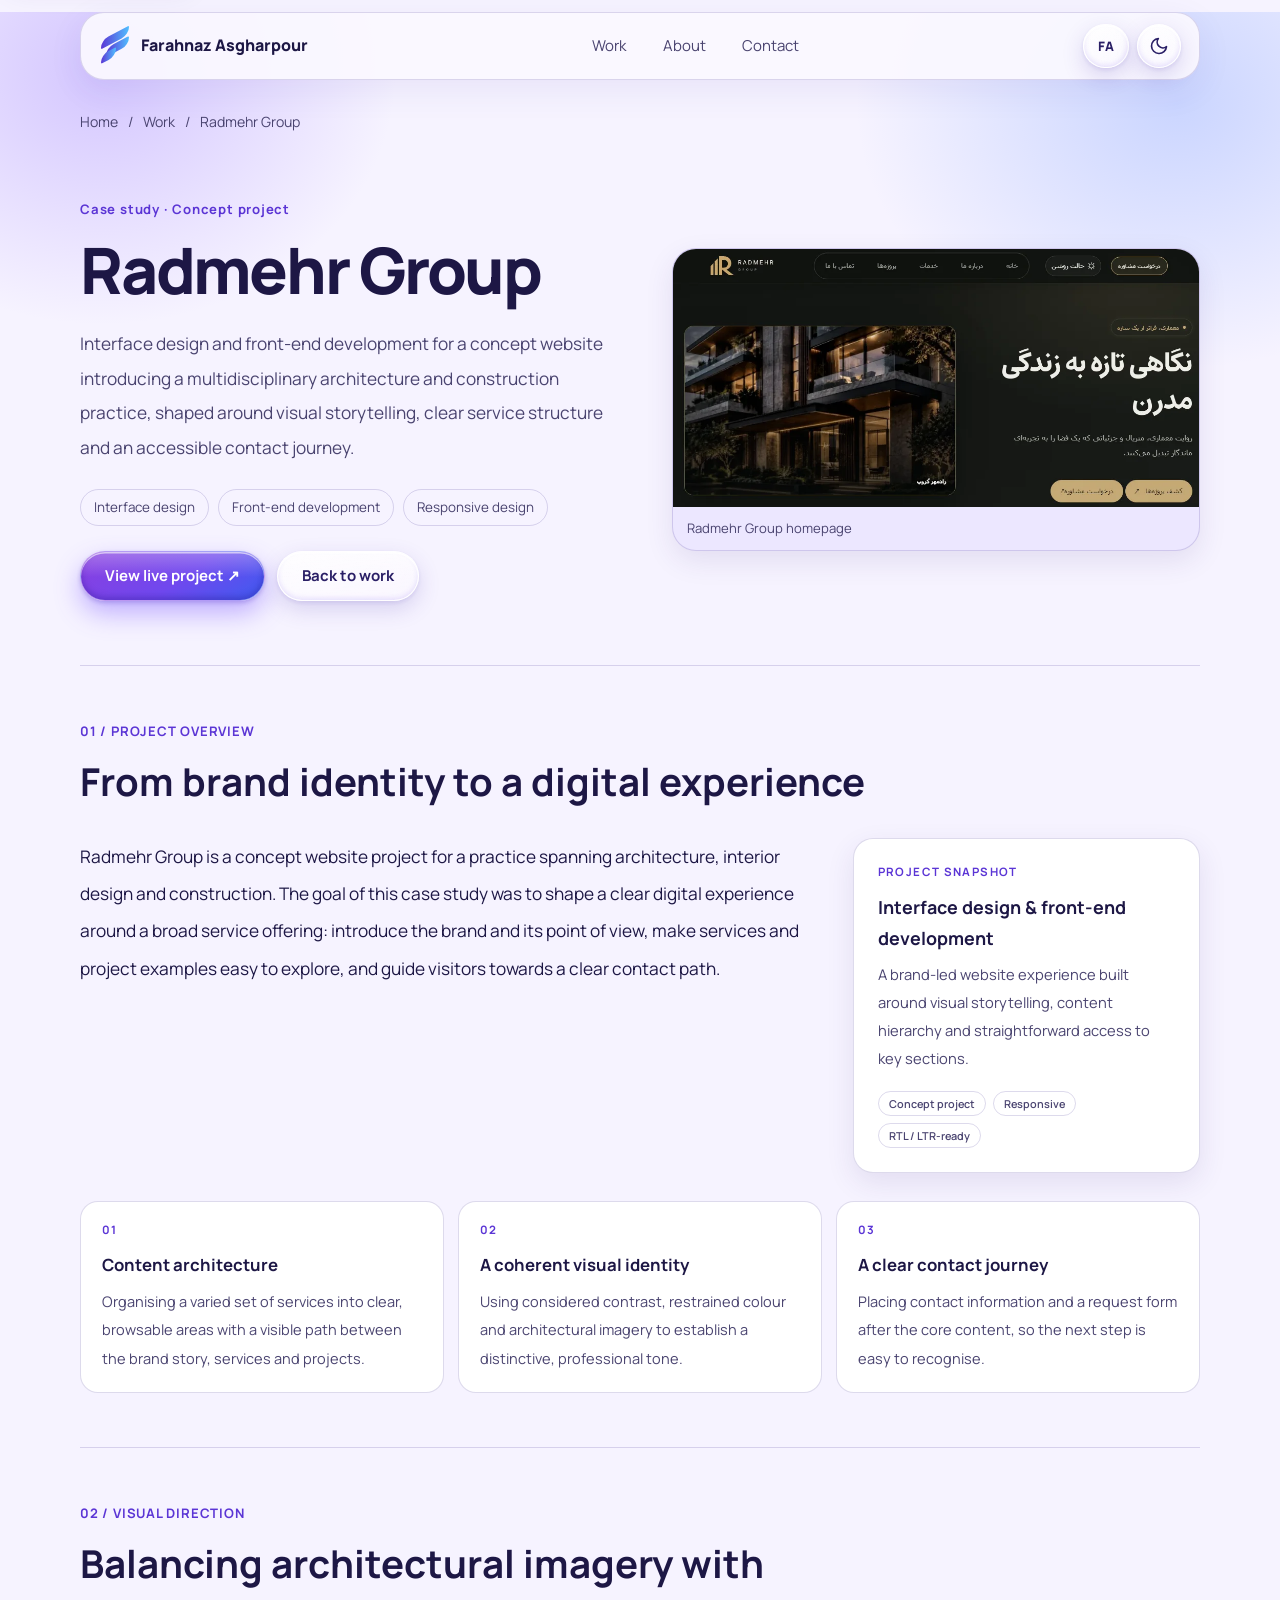
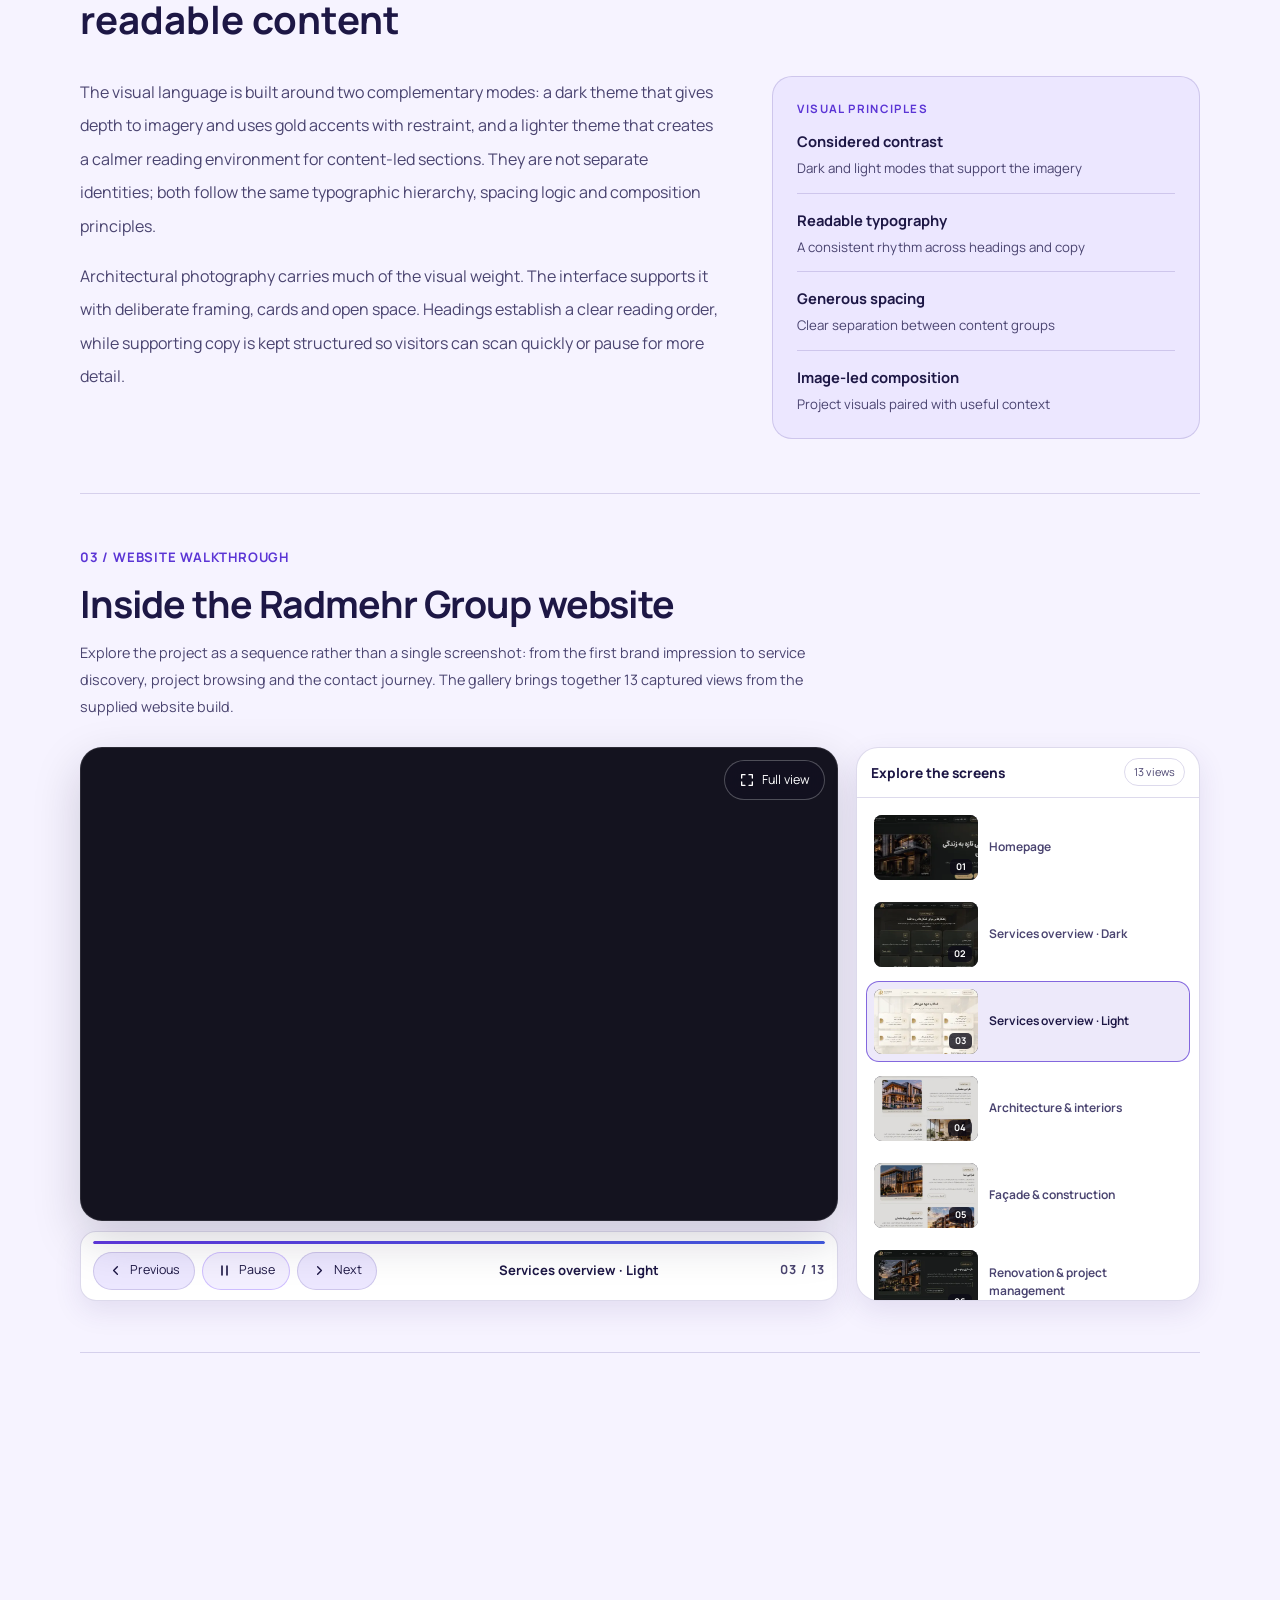
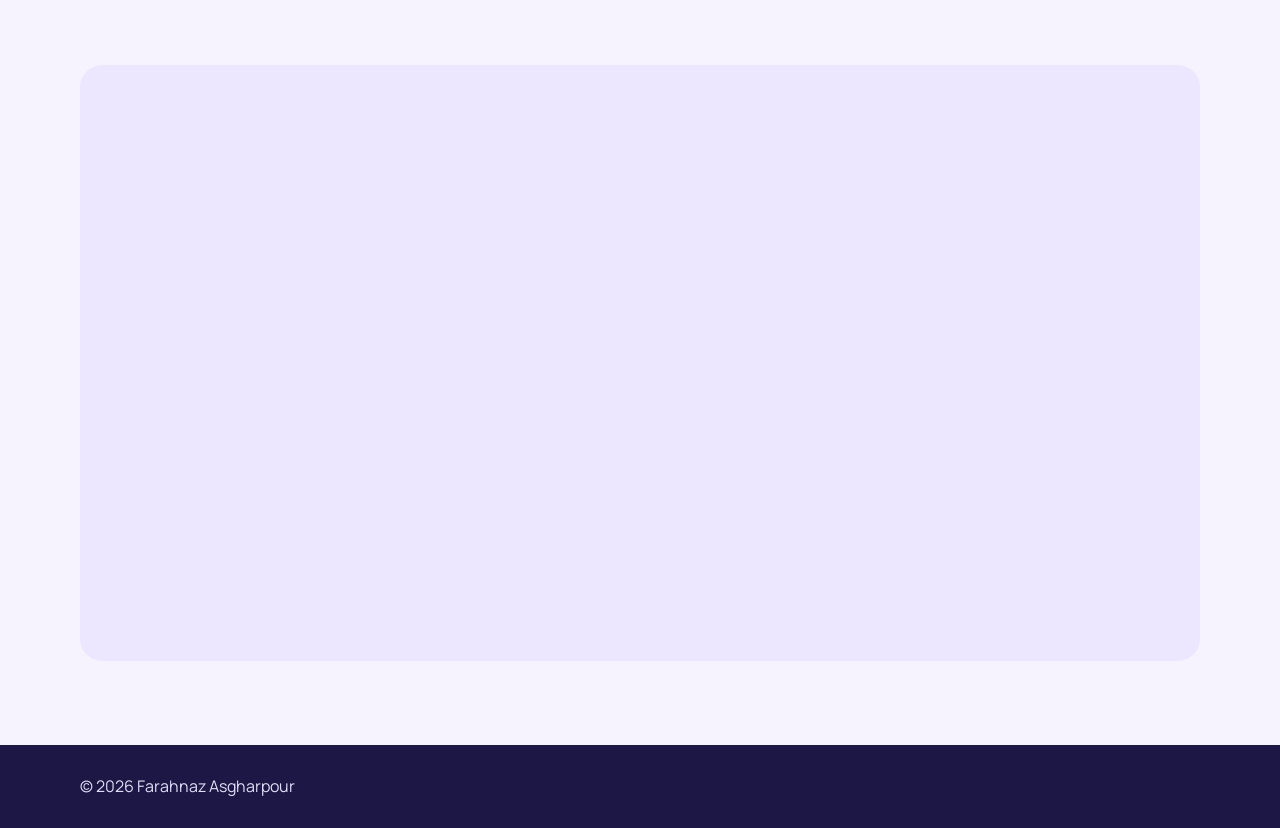
<file: en/projects/radmehr/index.html>
<!doctype html>
<html lang="en" dir="ltr" data-theme="light">
<head>
  <meta charset="utf-8">
  <meta http-equiv="Content-Security-Policy" content="default-src 'self'; script-src 'self'; style-src 'self'; img-src 'self' data:; font-src 'self'; connect-src 'self'; object-src 'none'; base-uri 'self'; form-action 'self'">
  <meta name="viewport" content="width=device-width, initial-scale=1">
  <title>Radmehr Group | Web Design Case Study — Farahnaz Asgharpour</title>
  <meta name="description" content="A case study of the Radmehr Group concept website: interface design, information architecture, an interactive visual gallery and front-end development for an architecture and construction practice.">
  <meta name="author" content="Farahnaz Asgharpour">
  <meta name="robots" content="index, follow, max-image-preview:large">
  <meta name="theme-color" content="#f6f3ff">
  <script src="../../../js/theme-init.js"></script>
  <link rel="canonical" href="https://farahnaz-portfolio.vercel.app/en/projects/radmehr/">
  <link rel="alternate" hreflang="fa" href="https://farahnaz-portfolio.vercel.app/projects/radmehr/">
  <link rel="alternate" hreflang="en" href="https://farahnaz-portfolio.vercel.app/en/projects/radmehr/">
  <link rel="alternate" hreflang="x-default" href="https://farahnaz-portfolio.vercel.app/projects/radmehr/">
  <meta name="color-scheme" content="light dark">
  <meta name="referrer" content="strict-origin-when-cross-origin">
  <meta property="og:type" content="article">
  <meta property="og:site_name" content="Farahnaz Asgharpour">
  <meta property="og:locale" content="en_US">
  <meta property="og:locale:alternate" content="fa_IR">
  <meta property="og:title" content="Radmehr Group | Web Design Case Study — Farahnaz Asgharpour">
  <meta property="og:description" content="A case study of the Radmehr Group concept website: interface design, information architecture, an interactive visual gallery and front-end development for an architecture and construction practice.">
  <meta property="og:url" content="https://farahnaz-portfolio.vercel.app/en/projects/radmehr/">
  <meta property="og:image" content="https://farahnaz-portfolio.vercel.app/assets/images/radmehr/og-radmehr.jpg">
  <meta property="og:image:width" content="1200">
  <meta property="og:image:height" content="630">
  <meta property="og:image:alt" content="Preview of the Radmehr Group concept website">
  <meta name="twitter:card" content="summary_large_image">
  <meta name="twitter:title" content="Radmehr Group | Web Design Case Study — Farahnaz Asgharpour">
  <meta name="twitter:description" content="A case study of the Radmehr Group concept website: interface design, information architecture, an interactive visual gallery and front-end development for an architecture and construction practice.">
  <meta name="twitter:image" content="https://farahnaz-portfolio.vercel.app/assets/images/radmehr/og-radmehr.jpg">
  <link rel="icon" href="../../../assets/favicon.svg" type="image/svg+xml">
  <link rel="manifest" href="../../../site.webmanifest">
  <link rel="apple-touch-icon" href="../../../assets/apple-touch-icon.png">
  <link rel="preload" href="../../../assets/fonts/Manrope-latin.woff" as="font" type="font/woff" crossorigin>
  <link rel="stylesheet" href="../../../css/style.css">
  <link rel="stylesheet" href="../../../css/project-details.css">
  <script type="application/ld+json">
{
  "@context": "https://schema.org",
  "@graph": [
    {
      "@type": "BreadcrumbList",
      "@id": "https://farahnaz-portfolio.vercel.app/en/projects/radmehr/#breadcrumb",
      "itemListElement": [
        {
          "@type": "ListItem",
          "position": 1,
          "name": "Home",
          "item": "https://farahnaz-portfolio.vercel.app/en/"
        },
        {
          "@type": "ListItem",
          "position": 2,
          "name": "Work",
          "item": "https://farahnaz-portfolio.vercel.app/en/#projects"
        },
        {
          "@type": "ListItem",
          "position": 3,
          "name": "Radmehr Group",
          "item": "https://farahnaz-portfolio.vercel.app/en/projects/radmehr/"
        }
      ]
    },
    {
      "@type": "WebPage",
      "@id": "https://farahnaz-portfolio.vercel.app/en/projects/radmehr/#page",
      "url": "https://farahnaz-portfolio.vercel.app/en/projects/radmehr/",
      "name": "Radmehr Group | Web Design Case Study — Farahnaz Asgharpour",
      "description": "A case study of the Radmehr Group concept website: interface design, information architecture, an interactive visual gallery and front-end development for an architecture and construction practice.",
      "inLanguage": "en",
      "isPartOf": {
        "@id": "https://farahnaz-portfolio.vercel.app/#website"
      },
      "breadcrumb": {
        "@id": "https://farahnaz-portfolio.vercel.app/en/projects/radmehr/#breadcrumb"
      },
      "primaryImageOfPage": {
        "@id": "https://farahnaz-portfolio.vercel.app/en/projects/radmehr/#image"
      },
      "about": {
        "@id": "https://farahnaz-portfolio.vercel.app/en/projects/radmehr/#project"
      }
    },
    {
      "@type": "ImageObject",
      "@id": "https://farahnaz-portfolio.vercel.app/en/projects/radmehr/#image",
      "url": "https://farahnaz-portfolio.vercel.app/assets/images/radmehr/og-radmehr.jpg",
      "width": 1200,
      "height": 630
    },
    {
      "@type": "CreativeWork",
      "@id": "https://farahnaz-portfolio.vercel.app/en/projects/radmehr/#project",
      "name": "Radmehr Group — concept website for an architecture and construction practice",
      "url": "https://farahnaz-portfolio.vercel.app/en/projects/radmehr/",
      "image": {
        "@id": "https://farahnaz-portfolio.vercel.app/en/projects/radmehr/#image"
      },
      "inLanguage": "en",
      "genre": "Concept project",
      "creator": {
        "@id": "https://farahnaz-portfolio.vercel.app/#person"
      }
    }
  ]
}
  </script>
  <script src="../../../js/main.js" defer></script>
  <script src="../../../js/gallery.js" defer></script>
</head>
<body>
  <a class="skip-link" href="#main-content">Skip to main content</a>
  <header class="site-header"><div class="header-inner">
    <a class="brand" href="../../../" aria-label="Farahnaz Asgharpour, home"><span class="brand-mark" aria-hidden="true"><i></i><i></i><i></i></span><span class="brand-name">Farahnaz Asgharpour</span></a>
    <nav class="main-nav" id="main-nav" aria-label="Main navigation"><a href="../../../#projects">Work</a><a href="../../../#about">About</a><a href="../../../#contact">Contact</a></nav>
    <div class="header-actions"><a class="glass-btn language-button" href="../../../projects/radmehr/" hreflang="fa" lang="fa" aria-label="تغییر زبان به فارسی">FA</a>
      <button class="glass-btn icon-button" id="theme-toggle" type="button" aria-label="Switch to dark theme" data-label-dark="Switch to dark theme" data-label-light="Switch to light theme"><svg class="icon-moon" width="20" height="20" viewBox="0 0 24 24" fill="none" stroke="currentColor" stroke-width="2" stroke-linecap="round" stroke-linejoin="round" aria-hidden="true"><path d="M21 12.8A9 9 0 1 1 11.2 3a7 7 0 0 0 9.8 9.8z"/></svg><svg class="icon-sun" width="20" height="20" viewBox="0 0 24 24" fill="none" stroke="currentColor" stroke-width="2" stroke-linecap="round" stroke-linejoin="round" aria-hidden="true"><circle cx="12" cy="12" r="4"/><path d="M12 2v2m0 16v2M4.93 4.93l1.42 1.42m11.3 11.3 1.42 1.42M2 12h2m16 0h2M4.93 19.07l1.42-1.42m11.3-11.3 1.42-1.42"/></svg></button>
      <button class="glass-btn icon-button menu-toggle" id="menu-toggle" type="button" aria-label="Open menu" data-label-open="Open menu" data-label-close="Close menu" aria-controls="main-nav" aria-expanded="false"><span class="menu-lines" aria-hidden="true"><i></i><i></i><i></i></span></button>
    </div>
  </div></header>
  <main id="main-content" class="project-detail"><div class="container">
    <nav class="breadcrumbs" aria-label="Breadcrumb"><a href="../../../">Home</a><span aria-hidden="true">/</span><a href="../../../#projects">Work</a><span aria-hidden="true">/</span><span aria-current="page">Radmehr Group</span></nav>
    <section class="project-hero" aria-labelledby="project-title"><div class="project-hero-copy"><p class="eyebrow">Case study · Concept project</p><h1 id="project-title">Radmehr Group</h1><p class="project-lead">Interface design and front-end development for a concept website introducing a multidisciplinary architecture and construction practice, shaped around visual storytelling, clear service structure and an accessible contact journey.</p><div class="project-meta"><span>Interface design</span><span>Front-end development</span><span>Responsive design</span></div><div class="project-actions"><a class="glass-btn button button--primary" href="https://farahnazasgharpour1-glitch.github.io/radmehr-group-portfolio/" target="_blank" aria-label="View live project (opens in a new tab)" rel="noopener noreferrer">View live project ↗</a><a class="glass-btn button" href="../../../#projects">Back to work</a></div></div><figure class="project-hero-image">
      <img src="../../../assets/images/radmehr/gallery/radmehr-01-homepage.webp" alt="Radmehr Group homepage in dark theme" width="1027" height="504" fetchpriority="high" decoding="async">
      <figcaption>Radmehr Group homepage</figcaption>
    </figure></section>
      <section class="detail-section detail-section--overview" id="overview">
        <div class="detail-section-heading"><p class="eyebrow">01 / PROJECT OVERVIEW</p><h2>From brand identity to a digital experience</h2></div>
        <div class="detail-overview-grid">
          <p class="detail-lead-copy">Radmehr Group is a concept website project for a practice spanning architecture, interior design and construction. The goal of this case study was to shape a clear digital experience around a broad service offering: introduce the brand and its point of view, make services and project examples easy to explore, and guide visitors towards a clear contact path.</p>
          <aside class="detail-brief-card"><span class="detail-brief-label">PROJECT SNAPSHOT</span><strong>Interface design &amp; front-end development</strong><p>A brand-led website experience built around visual storytelling, content hierarchy and straightforward access to key sections.</p><div class="detail-brief-tags"><span>Concept project</span><span>Responsive</span><span>RTL / LTR-ready</span></div></aside>
        </div>
        <div class="detail-highlights"><article><span>01</span><h3>Content architecture</h3><p>Organising a varied set of services into clear, browsable areas with a visible path between the brand story, services and projects.</p></article><article><span>02</span><h3>A coherent visual identity</h3><p>Using considered contrast, restrained colour and architectural imagery to establish a distinctive, professional tone.</p></article><article><span>03</span><h3>A clear contact journey</h3><p>Placing contact information and a request form after the core content, so the next step is easy to recognise.</p></article></div>
      </section>
      <section class="detail-section detail-section--direction">
        <div class="detail-section-heading"><p class="eyebrow">02 / VISUAL DIRECTION</p><h2>Balancing architectural imagery with readable content</h2></div>
        <div class="detail-columns"><div><p>The visual language is built around two complementary modes: a dark theme that gives depth to imagery and uses gold accents with restraint, and a lighter theme that creates a calmer reading environment for content-led sections. They are not separate identities; both follow the same typographic hierarchy, spacing logic and composition principles.</p><p>Architectural photography carries much of the visual weight. The interface supports it with deliberate framing, cards and open space. Headings establish a clear reading order, while supporting copy is kept structured so visitors can scan quickly or pause for more detail.</p></div><aside class="detail-principles"><span class="detail-principles-label">VISUAL PRINCIPLES</span><ul><li><b>Considered contrast</b><span>Dark and light modes that support the imagery</span></li><li><b>Readable typography</b><span>A consistent rhythm across headings and copy</span></li><li><b>Generous spacing</b><span>Clear separation between content groups</span></li><li><b>Image-led composition</b><span>Project visuals paired with useful context</span></li></ul></aside></div>
      </section>
    <section class="detail-section gallery-section" aria-labelledby="radmehr-gallery-title">
      <div class="gallery-heading">
        <p class="eyebrow">03 / WEBSITE WALKTHROUGH</p>
        <h2 id="radmehr-gallery-title">Inside the Radmehr Group website</h2>
        <p class="gallery-intro">Explore the project as a sequence rather than a single screenshot: from the first brand impression to service discovery, project browsing and the contact journey. The gallery brings together 13 captured views from the supplied website build.</p>
      </div>

      <div class="radmehr-gallery" data-radmehr-gallery data-autoplay="7200" data-reading-dir="ltr" data-number-locale="en" data-label-pause="Pause autoplay" data-label-play="Resume autoplay" data-text-pause="Pause" data-text-play="Play" data-status-template="Slide {n} of {total}: {title}" data-count-template="{n} / {total}" role="region" aria-roledescription="carousel" aria-label="Interactive gallery of the Radmehr Group website">
        <div class="gallery-layout">
          <div class="gallery-main">
            <div class="gallery-stage" data-gallery-stage tabindex="0" aria-label="Website screenshots">
          <figure class="gallery-slide" data-gallery-slide data-title="Homepage" data-fit="contain" role="group" aria-roledescription="slide" aria-label="Slide 1 of 13">
            <img class="gallery-slide-bg" src="../../../assets/images/radmehr/gallery/radmehr-01-homepage.webp" alt="" width="1027" height="504" loading="lazy" decoding="async" aria-hidden="true">
            <img class="gallery-slide-main" src="../../../assets/images/radmehr/gallery/radmehr-01-homepage.webp" alt="Radmehr Group homepage with the headline “A fresh look at modern living”, dark theme — Radmehr Group" width="1027" height="504" loading="eager" decoding="async">
          </figure>
          <figure class="gallery-slide" data-gallery-slide data-title="Services overview · Dark" data-fit="cover" role="group" aria-roledescription="slide" aria-label="Slide 2 of 13" hidden>
            <img class="gallery-slide-main" src="../../../assets/images/radmehr/gallery/radmehr-02-services-dark.webp" alt="Radmehr Group services overview in the dark theme with six service cards — Radmehr Group" width="931" height="706" loading="lazy" decoding="async">
          </figure>
          <figure class="gallery-slide" data-gallery-slide data-title="Services overview · Light" data-fit="cover" role="group" aria-roledescription="slide" aria-label="Slide 3 of 13" hidden>
            <img class="gallery-slide-main" src="../../../assets/images/radmehr/gallery/radmehr-03-services-light.webp" alt="Radmehr Group services overview in the light theme with glass cards — Radmehr Group" width="916" height="678" loading="lazy" decoding="async">
          </figure>
          <figure class="gallery-slide" data-gallery-slide data-title="Architecture & interiors" data-fit="cover" role="group" aria-roledescription="slide" aria-label="Slide 4 of 13" hidden>
            <img class="gallery-slide-main" src="../../../assets/images/radmehr/gallery/radmehr-04-services-architecture-interior.webp" alt="Service details for architectural and interior design, light theme — Radmehr Group" width="877" height="678" loading="lazy" decoding="async">
          </figure>
          <figure class="gallery-slide" data-gallery-slide data-title="Façade & construction" data-fit="cover" role="group" aria-roledescription="slide" aria-label="Slide 5 of 13" hidden>
            <img class="gallery-slide-main" src="../../../assets/images/radmehr/gallery/radmehr-05-services-facade-construction.webp" alt="Service details for façade design and building construction, light theme — Radmehr Group" width="828" height="669" loading="lazy" decoding="async">
          </figure>
          <figure class="gallery-slide" data-gallery-slide data-title="Renovation & project management" data-fit="contain" role="group" aria-roledescription="slide" aria-label="Slide 6 of 13" hidden>
            <img class="gallery-slide-bg" src="../../../assets/images/radmehr/gallery/radmehr-06-services-renovation-management.webp" alt="" width="825" height="732" loading="lazy" decoding="async" aria-hidden="true">
            <img class="gallery-slide-main" src="../../../assets/images/radmehr/gallery/radmehr-06-services-renovation-management.webp" alt="Service details for renovation and project supervision, dark theme — Radmehr Group" width="825" height="732" loading="lazy" decoding="async">
          </figure>
          <figure class="gallery-slide" data-gallery-slide data-title="Ideas gallery" data-fit="cover" role="group" aria-roledescription="slide" aria-label="Slide 7 of 13" hidden>
            <img class="gallery-slide-main" src="../../../assets/images/radmehr/gallery/radmehr-07-ideas-gallery.webp" alt="Architecture ideas gallery titled “Architecture: from idea to endurance” — Radmehr Group" width="913" height="644" loading="lazy" decoding="async">
          </figure>
          <figure class="gallery-slide" data-gallery-slide data-title="Project cards" data-fit="contain" role="group" aria-roledescription="slide" aria-label="Slide 8 of 13" hidden>
            <img class="gallery-slide-bg" src="../../../assets/images/radmehr/gallery/radmehr-08-project-cards.webp" alt="" width="954" height="529" loading="lazy" decoding="async" aria-hidden="true">
            <img class="gallery-slide-main" src="../../../assets/images/radmehr/gallery/radmehr-08-project-cards.webp" alt="Three concept project cards under “Designs with a lasting identity” — Radmehr Group" width="954" height="529" loading="lazy" decoding="async">
          </figure>
          <figure class="gallery-slide" data-gallery-slide data-title="Principles & about" data-fit="cover" role="group" aria-roledescription="slide" aria-label="Slide 9 of 13" hidden>
            <img class="gallery-slide-main" src="../../../assets/images/radmehr/gallery/radmehr-09-principles-about.webp" alt="Three architectural principles and the about section, light theme — Radmehr Group" width="983" height="708" loading="lazy" decoding="async">
          </figure>
          <figure class="gallery-slide" data-gallery-slide data-title="Collaboration process" data-fit="cover" role="group" aria-roledescription="slide" aria-label="Slide 10 of 13" hidden>
            <img class="gallery-slide-main" src="../../../assets/images/radmehr/gallery/radmehr-10-collaboration-process.webp" alt="Collaboration and project delivery steps with the design principles section — Radmehr Group" width="898" height="672" loading="lazy" decoding="async">
          </figure>
          <figure class="gallery-slide" data-gallery-slide data-title="Consultation form" data-fit="cover" role="group" aria-roledescription="slide" aria-label="Slide 11 of 13" hidden>
            <img class="gallery-slide-main" src="../../../assets/images/radmehr/gallery/radmehr-11-consultation-form.webp" alt="Consultation request form for discussing a project — Radmehr Group" width="882" height="712" loading="lazy" decoding="async">
          </figure>
          <figure class="gallery-slide" data-gallery-slide data-title="Confirmation state" data-fit="cover" role="group" aria-roledescription="slide" aria-label="Slide 12 of 13" hidden>
            <img class="gallery-slide-main" src="../../../assets/images/radmehr/gallery/radmehr-12-request-confirmation.webp" alt="Confirmation message after a successful request — Radmehr Group" width="912" height="758" loading="lazy" decoding="async">
          </figure>
          <figure class="gallery-slide" data-gallery-slide data-title="Contact prompt & footer" data-fit="cover" role="group" aria-roledescription="slide" aria-label="Slide 13 of 13" hidden>
            <img class="gallery-slide-main" src="../../../assets/images/radmehr/gallery/radmehr-13-contact-footer.webp" alt="Invitation to start the next idea and the website footer — Radmehr Group" width="918" height="676" loading="lazy" decoding="async">
          </figure>
              <button class="gallery-zoom" type="button" data-gallery-zoom aria-haspopup="dialog" aria-label="View the screenshot at full size"><svg viewBox="0 0 24 24" fill="none" stroke="currentColor" stroke-width="2" stroke-linecap="round" stroke-linejoin="round" aria-hidden="true"><path d="M4 9V4h5M20 9V4h-5M4 15v5h5M20 15v5h-5"/></svg><span>Full view</span></button>
            </div>
            <div class="gallery-bar">
              <div class="gallery-progress" aria-hidden="true"><span data-gallery-progress></span></div>
              <div class="gallery-controls">
                <div class="gallery-control-group">
                  <button class="gallery-control" type="button" data-gallery-prev aria-label="Previous view"><svg viewBox="0 0 24 24" fill="none" stroke="currentColor" stroke-width="2.2" stroke-linecap="round" stroke-linejoin="round" aria-hidden="true"><path d="M15 18l-6-6 6-6"/></svg><span>Previous</span></button>
                  <button class="gallery-control gallery-control--primary" type="button" data-gallery-toggle aria-label="Pause autoplay"><svg viewBox="0 0 24 24" fill="none" stroke="currentColor" stroke-width="2.6" stroke-linecap="round" aria-hidden="true" data-icon-pause><path d="M8 5v14M16 5v14"/></svg><svg viewBox="0 0 24 24" fill="currentColor" aria-hidden="true" data-icon-play hidden><path d="M7 4.6v14.8L19 12z"/></svg><span data-gallery-toggle-label>Pause</span></button>
                  <button class="gallery-control" type="button" data-gallery-next aria-label="Next view"><svg viewBox="0 0 24 24" fill="none" stroke="currentColor" stroke-width="2.2" stroke-linecap="round" stroke-linejoin="round" aria-hidden="true"><path d="M9 18l6-6-6-6"/></svg><span>Next</span></button>
                </div>
                <p class="gallery-caption" aria-hidden="true"><span data-gallery-caption-title>Homepage</span></p>
                <span class="gallery-counter" data-gallery-counter>01 / 13</span>
              </div>
            </div>
          </div>

          <aside class="gallery-rail" aria-label="Explore the screens">
            <div class="gallery-rail-inner">
              <div class="gallery-rail-head"><strong>Explore the screens</strong><span>13 views</span></div>
              <nav class="gallery-thumbs" data-gallery-thumbs aria-label="Explore the screens">
            <button class="gallery-thumb" type="button" data-gallery-thumb="0" aria-label="View 01: Homepage" aria-current="true">
              <span class="gallery-thumb-image"><img src="../../../assets/images/radmehr/gallery/thumbs/radmehr-01-homepage.webp" alt="" width="360" height="177" loading="lazy" decoding="async"><b>01</b></span>
              <span class="gallery-thumb-title">Homepage</span>
            </button>
            <button class="gallery-thumb" type="button" data-gallery-thumb="1" aria-label="View 02: Services overview · Dark" aria-current="false">
              <span class="gallery-thumb-image"><img src="../../../assets/images/radmehr/gallery/thumbs/radmehr-02-services-dark.webp" alt="" width="360" height="273" loading="lazy" decoding="async"><b>02</b></span>
              <span class="gallery-thumb-title">Services overview · Dark</span>
            </button>
            <button class="gallery-thumb" type="button" data-gallery-thumb="2" aria-label="View 03: Services overview · Light" aria-current="false">
              <span class="gallery-thumb-image"><img src="../../../assets/images/radmehr/gallery/thumbs/radmehr-03-services-light.webp" alt="" width="360" height="266" loading="lazy" decoding="async"><b>03</b></span>
              <span class="gallery-thumb-title">Services overview · Light</span>
            </button>
            <button class="gallery-thumb" type="button" data-gallery-thumb="3" aria-label="View 04: Architecture & interiors" aria-current="false">
              <span class="gallery-thumb-image"><img src="../../../assets/images/radmehr/gallery/thumbs/radmehr-04-services-architecture-interior.webp" alt="" width="360" height="278" loading="lazy" decoding="async"><b>04</b></span>
              <span class="gallery-thumb-title">Architecture & interiors</span>
            </button>
            <button class="gallery-thumb" type="button" data-gallery-thumb="4" aria-label="View 05: Façade & construction" aria-current="false">
              <span class="gallery-thumb-image"><img src="../../../assets/images/radmehr/gallery/thumbs/radmehr-05-services-facade-construction.webp" alt="" width="360" height="291" loading="lazy" decoding="async"><b>05</b></span>
              <span class="gallery-thumb-title">Façade & construction</span>
            </button>
            <button class="gallery-thumb" type="button" data-gallery-thumb="5" aria-label="View 06: Renovation & project management" aria-current="false">
              <span class="gallery-thumb-image"><img src="../../../assets/images/radmehr/gallery/thumbs/radmehr-06-services-renovation-management.webp" alt="" width="360" height="319" loading="lazy" decoding="async"><b>06</b></span>
              <span class="gallery-thumb-title">Renovation & project management</span>
            </button>
            <button class="gallery-thumb" type="button" data-gallery-thumb="6" aria-label="View 07: Ideas gallery" aria-current="false">
              <span class="gallery-thumb-image"><img src="../../../assets/images/radmehr/gallery/thumbs/radmehr-07-ideas-gallery.webp" alt="" width="360" height="254" loading="lazy" decoding="async"><b>07</b></span>
              <span class="gallery-thumb-title">Ideas gallery</span>
            </button>
            <button class="gallery-thumb" type="button" data-gallery-thumb="7" aria-label="View 08: Project cards" aria-current="false">
              <span class="gallery-thumb-image"><img src="../../../assets/images/radmehr/gallery/thumbs/radmehr-08-project-cards.webp" alt="" width="360" height="200" loading="lazy" decoding="async"><b>08</b></span>
              <span class="gallery-thumb-title">Project cards</span>
            </button>
            <button class="gallery-thumb" type="button" data-gallery-thumb="8" aria-label="View 09: Principles & about" aria-current="false">
              <span class="gallery-thumb-image"><img src="../../../assets/images/radmehr/gallery/thumbs/radmehr-09-principles-about.webp" alt="" width="360" height="259" loading="lazy" decoding="async"><b>09</b></span>
              <span class="gallery-thumb-title">Principles & about</span>
            </button>
            <button class="gallery-thumb" type="button" data-gallery-thumb="9" aria-label="View 10: Collaboration process" aria-current="false">
              <span class="gallery-thumb-image"><img src="../../../assets/images/radmehr/gallery/thumbs/radmehr-10-collaboration-process.webp" alt="" width="360" height="269" loading="lazy" decoding="async"><b>10</b></span>
              <span class="gallery-thumb-title">Collaboration process</span>
            </button>
            <button class="gallery-thumb" type="button" data-gallery-thumb="10" aria-label="View 11: Consultation form" aria-current="false">
              <span class="gallery-thumb-image"><img src="../../../assets/images/radmehr/gallery/thumbs/radmehr-11-consultation-form.webp" alt="" width="360" height="291" loading="lazy" decoding="async"><b>11</b></span>
              <span class="gallery-thumb-title">Consultation form</span>
            </button>
            <button class="gallery-thumb" type="button" data-gallery-thumb="11" aria-label="View 12: Confirmation state" aria-current="false">
              <span class="gallery-thumb-image"><img src="../../../assets/images/radmehr/gallery/thumbs/radmehr-12-request-confirmation.webp" alt="" width="360" height="299" loading="lazy" decoding="async"><b>12</b></span>
              <span class="gallery-thumb-title">Confirmation state</span>
            </button>
            <button class="gallery-thumb" type="button" data-gallery-thumb="12" aria-label="View 13: Contact prompt & footer" aria-current="false">
              <span class="gallery-thumb-image"><img src="../../../assets/images/radmehr/gallery/thumbs/radmehr-13-contact-footer.webp" alt="" width="360" height="265" loading="lazy" decoding="async"><b>13</b></span>
              <span class="gallery-thumb-title">Contact prompt & footer</span>
            </button>
              </nav>
            </div>
          </aside>
        </div>

        <p class="visually-hidden" role="status" aria-live="polite" data-gallery-status></p>

        <dialog class="gallery-lightbox" data-gallery-lightbox aria-label="Full-size screenshot">
          <div class="gallery-lightbox-view"><img data-gallery-lightbox-img src="[data-uri]" alt="" width="1" height="1"></div>
          <div class="gallery-lightbox-bar">
            <div class="gallery-control-group">
              <button class="gallery-control" type="button" data-gallery-prev aria-label="Previous view"><svg viewBox="0 0 24 24" fill="none" stroke="currentColor" stroke-width="2.2" stroke-linecap="round" stroke-linejoin="round" aria-hidden="true"><path d="M15 18l-6-6 6-6"/></svg><span>Previous</span></button>
              <button class="gallery-control" type="button" data-gallery-next aria-label="Next view"><svg viewBox="0 0 24 24" fill="none" stroke="currentColor" stroke-width="2.2" stroke-linecap="round" stroke-linejoin="round" aria-hidden="true"><path d="M9 18l6-6-6-6"/></svg><span>Next</span></button>
            </div>
            <p class="gallery-lightbox-title" data-gallery-lightbox-title></p>
            <span class="gallery-counter" data-gallery-lightbox-counter></span>
            <button class="gallery-control gallery-control--primary" type="button" data-gallery-close aria-label="Close full view"><svg viewBox="0 0 24 24" fill="none" stroke="currentColor" stroke-width="2.2" stroke-linecap="round" aria-hidden="true"><path d="M6 6l12 12M18 6L6 18"/></svg><span>Close</span></button>
          </div>
        </dialog>
      </div>
    </section>

    <section class="detail-section detail-section--architecture">
      <div class="detail-section-heading"><p class="eyebrow">04 / INFORMATION ARCHITECTURE</p><h2>How visitors move through the website</h2><p class="detail-section-intro">The page structure follows four practical visitor needs: understand the practice, explore its capabilities, review its work and find a way to get in touch.</p></div>
      <div class="detail-grid detail-grid--four">
        <article><span class="detail-card-index">01 / SERVICES</span><h3>Services &amp; expertise</h3><p>Architecture and interior design, construction and execution, façade design, renovation, supervision and project management, and landscape design are grouped into recognisable areas to make discovery easier.</p></article>
        <article><span class="detail-card-index">02 / PROJECTS</span><h3>Project browsing</h3><p>The projects page introduces visual examples through dedicated cards, helping visitors form an initial understanding of the practice’s design direction and scope.</p></article>
        <article><span class="detail-card-index">03 / ABOUT</span><h3>Practice &amp; values</h3><p>The about and design-principles sections add context to the services and imagery, giving visitors a clearer sense of the practice’s approach.</p></article>
        <article><span class="detail-card-index">04 / CONTACT</span><h3>Contact &amp; consultation</h3><p>Contact details and a request form create a defined next step. A confirmation view is also included as part of the interface journey.</p></article>
      </div>
    </section>
    <section class="detail-section detail-section--implementation">
      <div class="detail-section-heading"><p class="eyebrow">05 / IMPLEMENTATION DECISIONS</p><h2>Interaction and implementation in service of clarity</h2></div>
      <div class="detail-grid detail-grid--three">
        <article><span class="detail-card-index">01 / RESPONSIVE</span><h3>Layouts that adapt</h3><p>Flexible grids and sizing rules allow content to reorganise across screen widths. On smaller screens, the priorities are readable copy, accessible controls and a logical content order.</p></article>
        <article><span class="detail-card-index">02 / INTERACTION</span><h3>Purposeful interaction</h3><p>The mobile menu, theme switch and in-page navigation are there to simplify access. Motion should guide attention rather than compete with the content.</p></article>
        <article><span class="detail-card-index">03 / PERFORMANCE</span><h3>Attention to page weight</h3><p>For this portfolio case study, captured screens are converted to WebP and loaded lazily below the fold to keep the initial page weight under control.</p></article>
      </div>
      <div class="detail-note">Project note: Radmehr Group is presented here as a concept project. The gallery contains captured views from the supplied website build; this case study does not claim a commercial launch or verified business-performance metrics.</div>
    </section>
    <section class="detail-section detail-section--stack">
      <div class="detail-section-heading"><p class="eyebrow">06 / TECHNOLOGY &amp; ROLE</p><h2>Implementation tools and scope</h2><p class="detail-section-intro">This case study focuses on front-end design and implementation: semantic page structure, styling, client-side interactions and layouts that respond to different screen sizes.</p></div>
      <ul class="tech-list"><li>HTML5</li><li>CSS3</li><li>Vanilla JavaScript</li><li>Responsive Web Design</li><li>Git</li><li>GitHub</li></ul>
      <div class="detail-role"><span>MY ROLE</span><p>Planning page structure and content paths, implementing the interface, shaping the visual system, developing client-side interactions and reviewing layouts across screen sizes.</p></div>
    </section>

      <section class="project-outro"><p class="eyebrow">END OF CASE STUDY</p><h2>A coherent experience for a multidisciplinary practice</h2><p>This project explored the connection between visual identity, information architecture and front-end development — from the first screen to service discovery, project browsing and the contact journey. The result is a concept website that demonstrates design decisions and interface implementation as one connected experience.</p><div class="project-actions"><a class="glass-btn button button--primary" href="https://farahnazasgharpour1-glitch.github.io/radmehr-group-portfolio/" target="_blank" aria-label="View live project (opens in a new tab)" rel="noopener noreferrer">View live project ↗</a><a class="glass-btn button" href="../../../">Back to home</a></div></section>
  </div></main>
  <footer class="site-footer"><div class="container"><p>© <span id="current-year"></span> Farahnaz Asgharpour</p></div></footer>
</body>
</html>
</file>
<file: css/style.css>
/* ==========================================================
   پورتفولیوی فرحناز اصغرپور — استایل‌ها
   رنگ‌ها و فاصله‌ها در بخش :root تعریف شده‌اند؛ برای تغییر ظاهر از همان‌جا شروع کنید.
   ========================================================== */
@font-face{font-family:Estedad;src:url("../assets/fonts/Estedad.woff") format("woff");font-weight:400;font-display:swap}
@font-face{font-family:Manrope;src:url("../assets/fonts/Manrope-latin.woff") format("woff");font-weight:200 800;font-display:swap}

:root{
  color-scheme:light;
  --bg:#f6f3ff; --band:#ece7ff; --surface:#ffffff; --text:#1d1745; --muted:#4a4470;
  --accent:#5b35d5; --accent-2:#3f56d8; --coral:#ff6f91;
  --border:rgba(70,50,150,.18); --header:rgba(250,248,255,.94);
  --shadow:0 10px 28px rgba(54,40,116,.10);
  --footer:#1d1745; --footer-text:#e0dcf7;
  --glass-bg:linear-gradient(145deg,rgba(255,255,255,.8),rgba(255,255,255,.36));
  --glass-border:rgba(255,255,255,.8); --glass-text:#2a1f66;
  --glass-shadow:0 8px 22px rgba(70,50,170,.18),0 2px 4px rgba(70,50,170,.10),inset 0 1.5px 0 rgba(255,255,255,.95),inset 0 -2px 5px rgba(103,64,232,.14);
  --container:1120px;
}
html[data-theme="dark"]{
  color-scheme:dark;
  --bg:#14102b; --band:#1c1740; --surface:#221c4a; --text:#f6f4ff; --muted:#cfc8ee;
  --accent:#b9a7ff; --accent-2:#8da4ff;
  --border:rgba(255,255,255,.2); --header:rgba(24,19,52,.94);
  --shadow:0 10px 28px rgba(0,0,0,.28);
  --footer:#0f0c25;
  --glass-bg:linear-gradient(145deg,rgba(255,255,255,.22),rgba(255,255,255,.07));
  --glass-border:rgba(255,255,255,.28); --glass-text:#f6f4ff;
  --glass-shadow:0 10px 26px rgba(0,0,0,.4),0 2px 4px rgba(0,0,0,.25),inset 0 1.5px 0 rgba(255,255,255,.38),inset 0 -2px 6px rgba(0,0,0,.28);
}

*{box-sizing:border-box}
html{scroll-padding-top:104px;-webkit-text-size-adjust:100%;overflow-x:clip}
body{position:relative;margin:0;min-width:320px;overflow-x:clip;background:var(--bg);color:var(--text);font:400 16px/1.9 Estedad,Tahoma,sans-serif}
html[lang="en"] body,html[lang="en"] button{font-family:Manrope,"Segoe UI",Arial,sans-serif}
html[lang="en"] body{line-height:1.7}
/* هالهٔ پس‌زمینه: ارزان‌تر از blur، فقط یک گرادیان */
body::before{content:"";position:absolute;inset:0 0 auto 0;height:760px;z-index:-1;pointer-events:none;
  background:radial-gradient(420px 360px at 8% 8%,rgba(160,130,255,.40),transparent 70%),radial-gradient(460px 380px at 92% 12%,rgba(110,150,255,.32),transparent 70%)}
html[data-theme="dark"] body::before{opacity:.35}
button{font:inherit;color:inherit}
a{color:inherit;text-decoration:none}
img,svg{max-width:100%;display:block}
[hidden]{display:none!important}
ul,ol,dl,dd{list-style:none;margin:0;padding:0}
h1,h2,h3,h4,p{margin:0;overflow-wrap:break-word}
:focus-visible{outline:3px solid var(--accent);outline-offset:4px;border-radius:6px}
.container{width:min(var(--container),calc(100% - 48px));margin-inline:auto}
.skip-link{position:fixed;top:8px;inset-inline-start:8px;z-index:1000;padding:10px 16px;border-radius:12px;background:var(--surface);box-shadow:var(--shadow);transform:translateY(-160%)}
.skip-link:focus{transform:none}
.visually-hidden{position:absolute;width:1px;height:1px;margin:-1px;padding:0;overflow:hidden;clip:rect(0 0 0 0);white-space:nowrap;border:0}

/* ---------- دکمه‌های شیشه‌ای ---------- */
.glass-btn{position:relative;isolation:isolate;overflow:hidden;cursor:pointer;color:var(--glass-text);background:var(--glass-bg);border:1px solid var(--glass-border);box-shadow:var(--glass-shadow);-webkit-backdrop-filter:blur(14px) saturate(160%);backdrop-filter:blur(14px) saturate(160%);transition:transform .22s cubic-bezier(.2,.8,.2,1),box-shadow .22s,filter .22s}
.glass-btn::before{content:"";position:absolute;inset:0;z-index:-1;border-radius:inherit;background:linear-gradient(180deg,rgba(255,255,255,.55),rgba(255,255,255,0) 52%);opacity:.8;pointer-events:none}
.glass-btn::after{content:"";position:absolute;top:0;bottom:0;width:45%;inset-inline-start:-60%;z-index:-1;background:linear-gradient(100deg,transparent,rgba(255,255,255,.55),transparent);transform:skewX(-20deg);transition:inset-inline-start .6s ease;pointer-events:none}
.glass-btn:hover{transform:translateY(-3px);filter:brightness(1.05)}
.glass-btn:hover::after{inset-inline-start:120%}
.glass-btn:active{transform:translateY(1px) scale(.98)}
.button{min-height:50px;padding:10px 24px;display:inline-flex;align-items:center;justify-content:center;gap:10px;border-radius:999px;font-size:15px;font-weight:700}
.button--primary{color:#fff;border-color:rgba(255,255,255,.45);background:linear-gradient(145deg,#8a3fe0,#7048ee 55%,#3e5cf0);box-shadow:0 12px 26px rgba(115,77,255,.42),0 2px 4px rgba(60,30,160,.25),inset 0 1.5px 0 rgba(255,255,255,.6),inset 0 -3px 6px rgba(40,20,140,.35)}
.button--primary::before{opacity:.5}
.icon-moon{display:block}.icon-sun{display:none}
html[data-theme="dark"] .icon-moon{display:none}html[data-theme="dark"] .icon-sun{display:block}
.icon-button,.language-button{min-width:44px;min-height:44px;display:inline-grid;place-items:center;border-radius:50%}
.language-button{padding-inline:14px;border-radius:999px;font:800 13px Manrope,Arial,sans-serif;direction:ltr}

/* ---------- هدر ---------- */
.site-header{position:sticky;top:12px;z-index:100;width:min(var(--container),calc(100% - 48px));margin:12px auto 0;border:1px solid var(--border);border-radius:24px;background:var(--header);box-shadow:0 10px 34px rgba(70,55,160,.08)}
.header-inner{min-height:66px;display:flex;align-items:center;justify-content:space-between;gap:20px;padding-inline:18px}
.brand{display:inline-flex;align-items:center;gap:10px;flex-shrink:0;min-height:44px;font-weight:800}
.brand-mark{position:relative;display:block;width:32px;height:32px}
.brand-mark i{position:absolute;width:23px;height:9px;inset-inline-start:2px;border-radius:9px 2px 9px 2px;background:linear-gradient(90deg,var(--accent),#51bfff);transform:skewY(-28deg)}
.brand-mark i:nth-child(1){top:3px;width:28px}.brand-mark i:nth-child(2){top:12px;inset-inline-start:7px}.brand-mark i:nth-child(3){top:21px;width:15px}
.main-nav{display:flex;align-items:center;gap:clamp(14px,2.2vw,30px)}
.main-nav a{position:relative;padding:10px 4px;font-size:15px;color:var(--muted);transition:color .2s}
.main-nav a:hover,.main-nav a[aria-current="true"]{color:var(--text)}
.main-nav a[aria-current="true"]::after{content:"";position:absolute;inset-inline:4px;bottom:4px;height:2px;border-radius:2px;background:linear-gradient(90deg,var(--accent),var(--coral))}
.header-actions{display:flex;align-items:center;gap:8px}
.menu-toggle{display:none}
.menu-lines{display:grid;gap:4px}.menu-lines i{width:18px;height:2px;background:currentColor;border-radius:2px}

/* ---------- بخش‌ها ---------- */
.section{padding-block:clamp(56px,8vw,96px)}
.band{background:var(--band);border-block:1px solid var(--border)}
.section h2{font-size:clamp(26px,3.3vw,38px);line-height:1.5;font-weight:850}
.section-intro{max-width:560px;margin-top:10px;color:var(--muted);font-size:clamp(15px,1.25vw,17px);line-height:1.95}
.block-title{margin:0 0 16px;font-size:19px;font-weight:800}
.block-title--lg{font-size:clamp(22px,2.6vw,28px)!important}

/* ---------- قهرمان (Hero) ---------- */
.hero{min-height:560px;padding-block:56px 64px;display:grid;grid-template-columns:repeat(2,minmax(0,1fr));align-items:center;gap:clamp(28px,5vw,70px)}
.hero-copy{max-width:580px}
.status{display:inline-flex;align-items:center;gap:10px;margin-bottom:18px;padding:6px 14px;border:1px solid var(--border);border-radius:999px;background:var(--surface);font-size:14px;font-weight:700}
.status-dot{width:9px;height:9px;border-radius:50%;background:#22c55e;box-shadow:0 0 0 4px rgba(34,197,94,.22)}
h1{font-weight:850;line-height:1.35}
.hero-name{display:block;font-size:clamp(34px,4.6vw,58px)}
.hero-role{display:block;margin-top:6px;font-size:clamp(19px,2.2vw,27px);font-weight:700;color:var(--accent);line-height:1.6}
.hero-description{max-width:540px;margin-top:20px;color:var(--muted);font-size:clamp(15px,1.3vw,17px);line-height:2}
.hero-actions{display:flex;flex-wrap:wrap;gap:14px;margin-top:30px}
.hero-copy>*{animation:rise .7s cubic-bezier(.2,.8,.2,1) both}
.hero-copy>:nth-child(2){animation-delay:.08s}.hero-copy>:nth-child(3){animation-delay:.16s}.hero-copy>:nth-child(4){animation-delay:.24s}
@keyframes rise{from{opacity:0;transform:translateY(16px)}to{opacity:1;transform:none}}

.hero-art{position:relative;isolation:isolate;min-width:0;min-height:440px;display:flex;flex-direction:column;align-items:center;padding-top:44px}
.skill-glass{position:relative;z-index:3;display:flex;align-items:center;gap:12px;margin-top:28px;padding:12px 18px;border:1px solid var(--glass-border);border-radius:20px;background:var(--glass-bg);box-shadow:var(--glass-shadow);color:var(--glass-text)}
html[dir="rtl"] .skill-glass{direction:rtl}
.code-symbol{display:grid;place-items:center;flex:0 0 45px;height:48px;border-radius:14px;background:linear-gradient(135deg,#6f6af0,#4e57e0);color:#fff;font:700 17px Manrope,Arial,sans-serif;direction:ltr}
.skill-glass strong,.skill-glass small{display:block;white-space:nowrap}
.skill-glass strong{font:800 13px Manrope,Arial,sans-serif;direction:ltr;text-align:start}
.skill-glass small{margin-top:2px;font-size:13px;color:var(--muted)}

/* ---------- لوگوی متحرک FA ---------- */
.logo-container{position:relative;z-index:1;display:flex;flex-direction:column;align-items:center;justify-content:center;animation:directionalMove 5s ease-in-out infinite;will-change:transform}
@keyframes directionalMove{0%{transform:translate(0,0) scale(1)}25%{transform:translate(25px,-30px) scale(1.02)}50%{transform:translate(-15px,20px) scale(.98)}75%{transform:translate(30px,25px) scale(1.01)}100%{transform:translate(0,0) scale(1)}}
.logo-background{position:absolute;top:-20px;width:230px;height:230px;border-radius:50%;background:radial-gradient(circle at 30% 30%,rgba(255,154,158,.4),rgba(161,140,209,.6),rgba(106,17,203,.8));filter:blur(40px);animation:pulseGlow 3s ease-in-out infinite alternate;z-index:0}
@keyframes pulseGlow{0%{transform:scale(.9);opacity:.6}100%{transform:scale(1.2);opacity:1}}
.logo-visual{position:relative;width:180px;height:180px;z-index:1}
.logo-mark{position:relative;z-index:1;width:100%;height:100%;display:flex;justify-content:center;align-items:center;border-radius:40px 15px 40px 15px;background:rgba(255,255,255,.6);border:2px solid rgba(103,64,232,.25);box-shadow:0 25px 50px -12px rgba(70,40,160,.35)}
html[data-theme="dark"] .logo-mark{background:rgba(255,255,255,.05);border-color:rgba(255,255,255,.18);box-shadow:0 25px 50px -12px rgba(0,0,0,.8)}
.monogram{display:flex;align-items:center;justify-content:center;margin-top:10px}
.letter-f,.letter-a{font-family:Georgia,"Times New Roman",serif;font-weight:700;font-style:italic;-webkit-background-clip:text;background-clip:text;-webkit-text-fill-color:transparent;letter-spacing:-5px}
.letter-f{font-size:85px;line-height:1.2;background-image:linear-gradient(135deg,#ff6f91 0%,#b66cff 45%,#6a11cb 100%);transform:rotate(-5deg)}
.letter-a{font-size:75px;line-height:1.2;margin-left:-20px;background-image:linear-gradient(145deg,#6a11cb 0%,#8f5cff 50%,#ff6f91 100%);transform:rotate(5deg)}
html[data-theme="dark"] .letter-f{background-image:linear-gradient(135deg,#ff9a9e 0%,#fecfef 30%,#a18cd1 70%,#6a11cb 100%)}
html[data-theme="dark"] .letter-a{background-image:linear-gradient(145deg,#6a11cb 0%,#a18cd1 40%,#fecfef 80%,#ff9a9e 100%)}
.cursor-icon{position:absolute;top:28%;left:62%;width:28px;height:35px;background:linear-gradient(180deg,#ff9a9e,#a18cd1);clip-path:polygon(0 0,100% 30%,70% 70%,100% 100%,70% 70%,0 100%);transform:rotate(15deg) scale(.9);filter:drop-shadow(0 0 15px rgba(255,154,158,.7));animation:cursorPulse 1.5s ease-in-out infinite;z-index:5}
@keyframes cursorPulse{0%,100%{opacity:.6;transform:rotate(15deg) scale(.8)}50%{opacity:1;transform:rotate(20deg) scale(1.1)}}
.orbit-ring{position:absolute;border:1.5px dashed rgba(255,110,150,.45);border-radius:50%;z-index:0;animation:spin 12s linear infinite}
.orbit-ring.r1{width:230px;height:230px;top:-25px;left:-25px}
.orbit-ring.r2{width:260px;height:260px;top:-40px;left:-40px;animation-duration:18s;animation-direction:reverse;border-color:rgba(130,90,230,.35)}
@keyframes spin{to{transform:rotate(360deg)}}
.orbit-dot{position:absolute;top:-8px;left:50%;width:10px;height:10px;border-radius:50%;background:#ff9a9e;box-shadow:0 0 20px #ff9a9e;transform:translateX(-50%);animation:dotMove 4s ease-in-out infinite}
@keyframes dotMove{0%,100%{transform:translateX(-50%) translateY(0)}50%{transform:translateX(-50%) translateY(var(--dot-travel,220px))}}
.logo-text{position:relative;z-index:2;margin-top:34px;text-align:center}
.logo-name{font:700 22px/1.4 Georgia,serif;letter-spacing:2px;color:var(--accent)}
.logo-role{margin-top:5px;padding-top:8px;border-top:1px solid var(--border);font:400 12px Manrope,Arial,sans-serif;letter-spacing:4px;text-transform:uppercase;color:var(--muted)}
.hero-art.is-paused,.hero-art.is-paused *{animation-play-state:paused!important}

/* ---------- پروژه‌ها ---------- */
/* کارت‌های پروژه: سه کارت هم‌اندازه */
.project-grid{display:grid;grid-template-columns:repeat(auto-fit,minmax(280px,1fr));gap:20px;margin-top:34px}
.project-card{display:flex;flex-direction:column;gap:18px;padding:16px;border:1px solid var(--border);border-radius:24px;background:var(--surface);box-shadow:var(--shadow)}
.project-cover{display:block;overflow:hidden;aspect-ratio:16/9;border-radius:16px;background:var(--band);border:1px solid var(--border)}
.project-cover img{display:block;width:100%;height:100%;object-fit:cover;transition:transform .55s ease}
.project-cover:hover img{transform:scale(1.035)}
@media(prefers-reduced-motion:reduce){.project-cover img{transition:none}.project-cover:hover img{transform:none}}
.project-visual{aspect-ratio:16/10;display:grid;place-items:center;border:2px dashed var(--border);border-radius:16px;background:var(--band);color:var(--accent);font:800 clamp(24px,3vw,32px) Manrope,Arial,sans-serif}
.project-body{display:flex;flex:1;flex-direction:column;align-items:flex-start;padding:0 6px 6px}
.badge{display:inline-flex;align-items:center;gap:8px;margin-bottom:10px;padding:2px 12px;border-radius:999px;font-size:13px;font-weight:700}
.badge::before{content:"";width:8px;height:8px;border-radius:50%;background:currentColor}
.badge--wip{color:#7a4a00;background:#fdecc8}
.badge--concept{color:var(--accent);background:var(--band);border:1px solid var(--border)}
html[data-theme="dark"] .badge--wip{color:#ffd37a;background:rgba(245,158,11,.16)}
.project-body h3{font-size:21px;font-weight:800;line-height:1.5}
.project-desc{margin-top:6px;color:var(--muted);font-size:15px}
.tags{display:flex;flex-wrap:wrap;gap:8px;margin:14px 0 18px}
.tags li{padding:3px 12px;border:1px solid var(--border);border-radius:999px;font:600 13px Manrope,Arial,sans-serif;direction:ltr}
.project-links{display:flex;flex-wrap:wrap;align-items:center;gap:8px 18px;margin-top:auto}
.button--sm{min-height:44px;padding:8px 20px;font-size:14px}
.soon{color:var(--muted);font-size:14px;font-weight:600}
.text-link{color:var(--accent);font-weight:700;border-bottom:2px solid transparent}
.text-link:hover{border-color:currentColor}

/* ---------- درباره و مهارت‌ها ---------- */
.about-grid{display:grid;grid-template-columns:minmax(0,1fr) minmax(0,1.1fr);gap:clamp(28px,6vw,80px);align-items:start}
.skills dt{margin-bottom:8px;color:var(--muted);font-size:14px;font-weight:700}
.skills dd{margin-bottom:22px}
.skills dd:last-child{margin-bottom:0}
.chips{display:flex;flex-wrap:wrap;gap:10px}
.chips li{padding:8px 16px;border:1px solid var(--border);border-radius:999px;background:var(--surface);font-size:15px;font-weight:700}

/* ---------- سوابق ---------- */
.exp-grid{display:grid;grid-template-columns:repeat(2,minmax(0,1fr));gap:clamp(28px,5vw,60px)}
.timeline{position:relative;display:grid;gap:18px;padding-inline-start:28px}
.timeline::before{content:"";position:absolute;top:10px;bottom:10px;inset-inline-start:6px;width:2px;background:linear-gradient(var(--accent),transparent)}
.timeline li{position:relative;padding:16px 18px;border:1px solid var(--border);border-radius:18px;background:var(--surface)}
.timeline li::before{content:"";position:absolute;top:24px;inset-inline-start:-28px;width:14px;height:14px;border-radius:50%;background:var(--accent);box-shadow:0 0 0 4px var(--bg)}
.band .timeline li::before{box-shadow:0 0 0 4px var(--band)}
.timeline h3{font-size:16px;font-weight:800;line-height:1.7}
.timeline .date{color:var(--accent);font-size:14px;font-weight:700}
.timeline p{margin-top:4px;color:var(--muted);font-size:15px}

/* ---------- تماس ---------- */
.contact{margin-bottom:clamp(56px,8vw,96px);padding:clamp(32px,5vw,56px) 24px;border:1px solid var(--border);border-radius:32px;background:var(--surface);box-shadow:var(--shadow);text-align:center}
.contact .section-intro{margin-inline:auto}
.contact-actions{display:flex;flex-wrap:wrap;justify-content:center;gap:14px;margin-top:28px}
.contact-list{display:flex;flex-wrap:wrap;justify-content:center;gap:10px 32px;margin-top:28px;color:var(--muted);font-size:15px}
.contact-list a{border-bottom:1px solid var(--border);transition:color .2s,border-color .2s}
.contact-list a:hover{color:var(--accent);border-color:var(--accent)}
.copy-status{min-height:1.6em;margin-top:12px;color:var(--accent);font-size:14px;font-weight:700}

/* ---------- فوتر ---------- */
.site-footer{padding:28px 0;background:var(--footer);color:var(--footer-text)}
.footer-bottom{display:flex;justify-content:space-between;flex-wrap:wrap;gap:12px;font-size:14px}
.footer-bottom a{display:inline-flex;align-items:center;min-height:44px}.footer-bottom a:hover{color:#fff}

/* ---------- صفحهٔ ۴۰۴ ---------- */
.notfound{min-height:70vh;display:grid;place-content:center;gap:16px;text-align:center;padding:48px 24px}
.notfound .code{font:800 clamp(72px,14vw,140px)/1 Manrope,Arial,sans-serif;color:var(--accent)}

/* اسکرول نرم بومی مرورگر؛ بدون وابستگی به کتابخانه */
html{scroll-behavior:smooth}

/* ---------- واکنش‌گرایی ---------- */
@media(max-width:900px){
  .hero{gap:20px;min-height:0}
}
@media(max-width:700px){
  .container{width:calc(100% - 32px)}
  .site-header{top:8px;width:calc(100% - 24px);margin-top:8px;border-radius:20px}
  .header-inner{min-height:60px;padding-inline:12px;gap:10px}
  .brand-name{font-size:14px}
  .menu-toggle{display:inline-grid}
  .main-nav{display:none;position:absolute;top:calc(100% + 9px);inset-inline:0;flex-direction:column;align-items:stretch;gap:2px;padding:8px;border:1px solid var(--border);border-radius:18px;background:var(--surface);box-shadow:var(--shadow)}
  .main-nav.is-open{display:flex}
  .main-nav a{padding:12px;border-radius:10px;color:var(--text)}
  .main-nav a:hover{background:var(--band)}
  .main-nav a[aria-current="true"]::after{display:none}
  .main-nav a[aria-current="true"]{background:var(--band)}
  .hero{grid-template-columns:1fr;padding-block:40px 24px}
  .hero-art{min-height:420px;margin-top:28px;padding-top:48px}
  .logo-visual{--dot-travel:170px;width:140px;height:140px}
  .letter-f{font-size:65px}.letter-a{font-size:55px;margin-left:-15px}
  .cursor-icon{width:20px;height:26px;top:30%;left:60%}
  .logo-background{width:170px;height:170px}
  .orbit-ring.r1{width:180px;height:180px;top:-20px;left:-20px}
  .orbit-ring.r2{width:210px;height:210px;top:-35px;left:-35px}
  .logo-name{font-size:18px}
}
@media(max-width:390px){.brand-name{display:none}.hero-actions .button,.contact-actions .button{width:100%}}
@media(prefers-reduced-motion:reduce){
  html{scroll-behavior:auto!important}
  *,*::before,*::after{animation-duration:.01ms!important;animation-iteration-count:1!important;transition-duration:.01ms!important}
  .logo-container,.logo-background,.orbit-ring,.orbit-dot,.cursor-icon{animation:none!important}
}
@media(prefers-reduced-transparency:reduce){.glass-btn{-webkit-backdrop-filter:none;backdrop-filter:none}}
</file>
<file: css/project-details.css>
/* ==========================================================
   صفحه‌های مطالعهٔ موردی (رادمهر گروپ) — هم‌خوان با سیستم طراحی style.css
   ترتیب فایل: هیرو ← بخش‌های محتوایی ← گالری ← واکنش‌گرایی
   ========================================================== */

/* ---------- قاب صفحه ---------- */
.project-detail{padding:22px 0 84px}
.project-detail .container{padding-inline:0}
.breadcrumbs{display:flex;flex-wrap:wrap;gap:10px;align-items:center;margin:8px 0 34px;color:var(--muted);font-size:.88rem}
.breadcrumbs a:hover{color:var(--accent)}

/* ---------- هیرو ---------- */
.project-hero{display:grid;grid-template-columns:1.02fr .98fr;gap:42px;align-items:center;padding:30px 0 64px}
.project-hero h1{margin:10px 0 18px;font-size:clamp(2.3rem,5vw,4.4rem);line-height:1.2;letter-spacing:-.035em}
.project-hero-copy{max-width:640px}
.eyebrow{margin:0 0 12px;color:var(--accent);font-size:.82rem;font-weight:700;letter-spacing:.06em}
.project-lead{max-width:650px;color:var(--muted);font-size:1.08rem;line-height:2}
.project-meta{display:flex;flex-wrap:wrap;gap:9px;margin:24px 0}
.project-meta span,.tech-list li{padding:6px 13px;border:1px solid var(--border);border-radius:999px;color:var(--muted);font-size:.84rem}
.project-actions{display:flex;flex-wrap:wrap;gap:12px;margin-top:25px}
.project-hero-image{margin:0;overflow:hidden;border:1px solid var(--border);border-radius:24px;background:var(--band);box-shadow:var(--shadow)}
.project-hero-image img{width:100%;height:auto}
.project-hero-image figcaption{padding:10px 14px;color:var(--muted);font-size:.82rem}

/* ---------- بخش‌های محتوایی ---------- */
.detail-section{padding:54px 0;border-top:1px solid var(--border)}
.detail-section--architecture,.detail-section--implementation,.detail-section--stack,.project-outro{content-visibility:auto;contain-intrinsic-size:auto 520px}
.detail-section h2,.project-outro h2{margin:0 0 18px;font-size:clamp(1.65rem,3vw,2.4rem);line-height:1.45}
.detail-section-heading{max-width:820px;margin-bottom:28px}
.detail-section-heading h2{margin:0 0 12px}
.detail-section-intro{max-width:760px;color:var(--muted);line-height:2}

.detail-overview-grid{display:grid;grid-template-columns:minmax(0,1.35fr) minmax(260px,.65fr);gap:clamp(24px,4vw,56px);align-items:start}
.detail-lead-copy{max-width:760px;color:var(--text);font-size:clamp(1.02rem,1.35vw,1.18rem);line-height:2.15}
.detail-brief-card{padding:24px;border:1px solid var(--border);border-radius:20px;background:var(--surface);box-shadow:var(--shadow)}
.detail-brief-label,.detail-principles-label{display:block;margin-bottom:12px;color:var(--accent);font:700 .72rem/1.5 Manrope,Arial,sans-serif;letter-spacing:.12em;text-transform:uppercase}
html[lang="fa"] .detail-brief-label,html[lang="fa"] .detail-principles-label,html[lang="fa"] .detail-role>span{font-family:Estedad,Tahoma,sans-serif;letter-spacing:0}
.detail-brief-card>strong{display:block;font-size:1.12rem;line-height:1.7}
.detail-brief-card p{margin-top:8px;color:var(--muted);font-size:.92rem;line-height:1.9}
.detail-brief-tags{display:flex;flex-wrap:wrap;gap:7px;margin-top:18px}
.detail-brief-tags span{padding:4px 10px;border:1px solid var(--border);border-radius:999px;color:var(--muted);font:600 .68rem Manrope,Arial,sans-serif;direction:ltr}

/* کارت‌های هم‌خانواده: highlights و grid یک الگوی مشترک دارند */
.detail-highlights,.detail-grid{display:grid;gap:14px;margin-top:28px}
.detail-highlights{grid-template-columns:repeat(3,minmax(0,1fr))}
.detail-grid{grid-template-columns:repeat(2,minmax(0,1fr))}
.detail-grid--three{grid-template-columns:repeat(3,minmax(0,1fr))}
.detail-grid--four{grid-template-columns:repeat(4,minmax(0,1fr))}
.detail-highlights article,.detail-grid article{min-width:0;padding:20px 21px;border:1px solid var(--border);border-radius:18px;background:var(--surface)}
.detail-highlights article>span,.detail-card-index{display:block;margin-bottom:14px;color:var(--accent);font:700 .72rem Manrope,Arial,sans-serif;letter-spacing:.08em}
.detail-card-index{font-size:.65rem}
.detail-highlights h3,.detail-grid h3{margin:0 0 8px;font-size:1.05rem;line-height:1.65}
.detail-highlights p,.detail-grid p{margin:0;color:var(--muted);font-size:.91rem;line-height:1.95}

.detail-columns{display:grid;grid-template-columns:minmax(0,1.2fr) minmax(270px,.8fr);gap:clamp(24px,4vw,64px);align-items:start}
.detail-columns>div>p{margin:0 0 16px;color:var(--muted);line-height:2.1}
.detail-principles{padding:23px 24px;border:1px solid var(--border);border-radius:20px;background:var(--band)}
.detail-principles ul{display:grid;gap:14px}
.detail-principles li{display:grid;gap:3px;padding-bottom:13px;border-bottom:1px solid var(--border)}
.detail-principles li:last-child{padding-bottom:0;border-bottom:0}
.detail-principles li b{font-size:.92rem}
.detail-principles li span{color:var(--muted);font-size:.83rem;line-height:1.7}

.detail-note{margin-top:22px;padding:17px 20px;border-inline-start:3px solid var(--accent);border-radius:12px;background:var(--band);color:var(--muted);font-size:.91rem;line-height:1.95}
.tech-list{display:flex;flex-wrap:wrap;gap:10px;margin:24px 0}
.detail-role{display:grid;grid-template-columns:150px 1fr;gap:24px;padding:22px 24px;border:1px solid var(--border);border-radius:18px;background:var(--surface)}
.detail-role>span{color:var(--accent);font:700 .72rem Manrope,Arial,sans-serif;letter-spacing:.1em}
.detail-role p{color:var(--muted);line-height:2}
.project-outro{margin-top:26px;padding:38px;border-radius:22px;background:var(--band)}
.project-outro h2{margin-bottom:12px}
.project-outro>p:not(.eyebrow){max-width:820px;color:var(--muted);line-height:2.05}

/* ==========================================================
   گالری رادمهر
   چیدمان: ستون اصلی (قاب تصویر + نوار کنترل) در چپ، فهرست تصاویر در راست.
   قاب تصویر نسبت ثابت دارد و تصویر آن را کامل پر می‌کند (cover)؛
   دکمهٔ «نمای کامل» همان تصویر را بدون هیچ برشی در یک پنجره باز می‌کند.
   ========================================================== */
.gallery-section{padding-block:clamp(32px,4vw,56px)}
.gallery-heading{max-width:780px;margin-bottom:26px}
.gallery-heading h2{margin:0 0 10px;font-size:clamp(1.65rem,3vw,2.35rem);line-height:1.3;letter-spacing:-.03em}
.gallery-intro{color:var(--muted);font-size:clamp(.9rem,1vw,.97rem);line-height:1.9}

.radmehr-gallery{
  --g-radius:22px;--g-ease:cubic-bezier(.2,.8,.2,1);
  --g-dur:7200ms;                    /* مقدار واقعی از data-autoplay توسط gallery.js تنظیم می‌شود */
  --g-violet:#a98cff;
  width:100%;min-width:0;direction:ltr  /* قاب تصویر همیشه چپ است، فارسی یا انگلیسی */
}
.gallery-layout{display:grid;grid-template-columns:minmax(0,1.72fr) minmax(256px,.78fr);gap:clamp(12px,1.6vw,18px);align-items:stretch}
.gallery-main{display:grid;grid-template-rows:auto auto;gap:10px;min-width:0}

/* قاب تصویر */
.gallery-stage{position:relative;isolation:isolate;aspect-ratio:16/10;max-height:min(70vh,600px);overflow:hidden;border:1px solid rgba(255,255,255,.1);border-radius:var(--g-radius);background:#14131f;box-shadow:0 18px 48px rgba(20,16,43,.18);touch-action:pan-y}
.gallery-slide{position:absolute;inset:0;margin:0;animation:gallery-in .55s var(--g-ease) both}
.gallery-slide[hidden]{display:none}
.gallery-slide-main{display:block;width:100%;height:100%;object-fit:cover;object-position:50% 0}
.gallery-slide[data-focus="center"] .gallery-slide-main{object-position:50% 50%}
/* تصویرهایی که cover زیادی از آن‌ها می‌بُرد: تصویر کامل می‌ماند و نسخهٔ محوشدهٔ خودش قاب را پر می‌کند */
.gallery-slide-bg{display:none}
.gallery-slide[data-fit="contain"] .gallery-slide-bg{position:absolute;inset:-8%;display:block;width:116%;height:116%;object-fit:cover;filter:blur(28px) saturate(1.2) brightness(.5)}
.gallery-slide[data-fit="contain"] .gallery-slide-main{position:relative;object-fit:contain;object-position:50% 50%;filter:drop-shadow(0 14px 30px rgba(0,0,0,.5))}
@keyframes gallery-in{from{opacity:.25;transform:scale(1.015)}to{opacity:1;transform:none}}

.gallery-caption{display:flex;flex:1 1 0;align-items:center;justify-content:center;min-width:0;margin:0;color:var(--text);font-size:.82rem;font-weight:700;line-height:1.5}
.gallery-caption span{overflow:hidden;text-overflow:ellipsis;white-space:nowrap}
html[lang="fa"] .gallery-caption{direction:rtl}
.gallery-zoom{position:absolute;top:12px;inset-inline-end:12px;z-index:2;display:inline-flex;align-items:center;gap:7px;min-height:40px;padding:0 14px;border:1px solid rgba(255,255,255,.26);border-radius:999px;background:rgba(18,16,32,.6);color:#fff;font-size:.78rem;cursor:pointer;-webkit-backdrop-filter:blur(10px);backdrop-filter:blur(10px);transition:background .2s,border-color .2s,transform .2s}
.gallery-zoom:hover{border-color:var(--g-violet);background:rgba(120,90,220,.55);transform:translateY(-1px)}
.gallery-zoom svg{width:16px;height:16px}
html[lang="fa"] .gallery-zoom{direction:rtl}

/* نوار کنترل: پیشرفت + دکمه‌ها + شمارنده */
.gallery-bar{display:grid;gap:8px;padding:9px 12px 10px;border:1px solid var(--border);border-radius:16px;background:var(--surface);box-shadow:var(--shadow)}
.gallery-progress{height:3px;overflow:hidden;border-radius:999px;background:var(--border)}
.gallery-progress span{display:block;width:100%;height:100%;border-radius:inherit;background:linear-gradient(90deg,var(--accent),var(--accent-2));transform:scaleX(0);transform-origin:left center}
.radmehr-gallery.is-autoplay .gallery-progress span{animation:gallery-run var(--g-dur) linear forwards}
.radmehr-gallery.is-held .gallery-progress span{animation-play-state:paused}
@keyframes gallery-run{to{transform:scaleX(1)}}
.gallery-controls{display:flex;align-items:center;justify-content:space-between;gap:10px}
.gallery-control-group{display:flex;align-items:center;gap:7px}
html[lang="fa"] .gallery-control-group{direction:rtl}
.gallery-control{display:inline-flex;align-items:center;justify-content:center;gap:7px;min-height:38px;padding:0 14px;border:1px solid var(--border);border-radius:999px;background:var(--band);color:var(--text);font-size:.78rem;line-height:1;cursor:pointer;transition:border-color .2s,background .2s,transform .2s}
.gallery-control:hover{border-color:var(--accent);background:var(--surface);transform:translateY(-1px)}
.gallery-control--primary{border-color:rgba(169,140,255,.5);background:rgba(169,140,255,.14)}
.gallery-control svg{width:15px;height:15px;flex:none}
html[lang="fa"] .gallery-control{direction:rtl}
.gallery-counter{color:var(--muted);font:700 .78rem/1 Manrope,Arial,sans-serif;letter-spacing:.08em;white-space:nowrap}
.gallery-control:focus-visible,.gallery-zoom:focus-visible,.gallery-thumb:focus-visible,.gallery-stage:focus-visible{outline:2px solid #c9b4ff;outline-offset:3px}

/* فهرست تصاویر: ارتفاعش همیشه با ستون اصلی برابر است و خودش اسکرول می‌خورد */
.gallery-rail{position:relative;min-width:0;overflow:hidden;border:1px solid var(--border);border-radius:var(--g-radius);background:var(--surface);box-shadow:var(--shadow)}
.gallery-rail-inner{position:absolute;inset:0;display:flex;flex-direction:column}
.gallery-rail-head{display:flex;flex:none;align-items:center;justify-content:space-between;gap:10px;min-height:50px;padding:0 14px;border-bottom:1px solid var(--border)}
.gallery-rail-head strong{font-size:.86rem;font-weight:750}
.gallery-rail-head span{padding:4px 9px;border:1px solid var(--border);border-radius:999px;color:var(--muted);font-size:.68rem;white-space:nowrap}
html[lang="fa"] .gallery-rail-head{direction:rtl}
.gallery-thumbs{position:relative;display:flex;flex:1 1 auto;flex-direction:column;gap:6px;min-height:0;padding:9px;overflow:hidden auto;overscroll-behavior:contain;direction:ltr;scrollbar-width:thin;scrollbar-color:#a98cff rgba(169,140,255,.1)}
.gallery-thumbs::-webkit-scrollbar{width:7px;height:7px}
.gallery-thumbs::-webkit-scrollbar-track{margin:8px;border-radius:999px;background:rgba(169,140,255,.1)}
.gallery-thumbs::-webkit-scrollbar-thumb{border-radius:999px;background:linear-gradient(180deg,#c5adff,#8063d8)}
.gallery-thumb{display:grid;flex:none;grid-template-columns:104px minmax(0,1fr);align-items:center;gap:11px;width:100%;padding:7px;border:1px solid transparent;border-radius:13px;background:transparent;color:var(--muted);text-align:start;cursor:pointer;transition:border-color .2s,background .2s,color .2s}
html[lang="fa"] .gallery-thumb{direction:rtl}
.gallery-thumb:hover{border-color:var(--border);background:var(--band);color:var(--text)}
.gallery-thumb[aria-current="true"]{border-color:rgba(169,140,255,.78);background:rgba(169,140,255,.13);color:var(--text)}
@supports (color:color-mix(in srgb,#fff,#000)){
  .gallery-thumb[aria-current="true"]{border-color:color-mix(in srgb,var(--accent) 72%,transparent);background:color-mix(in srgb,var(--accent) 11%,var(--surface))}
}
.gallery-thumb-image{position:relative;display:block;aspect-ratio:16/10;overflow:hidden;border-radius:8px;background:#191827}
.gallery-thumb-image img{width:100%;height:100%;object-fit:cover;object-position:50% 0;opacity:.86;transition:opacity .25s}
.gallery-thumb:hover img,.gallery-thumb[aria-current="true"] img{opacity:1}
.gallery-thumb-image b{position:absolute;inset:auto 6px 5px auto;padding:3px 6px;border-radius:5px;background:rgba(12,11,22,.78);color:#fff;font:700 .58rem/1 Manrope,Arial,sans-serif}
html[lang="fa"] .gallery-thumb-image b{inset-inline:6px auto}
.gallery-thumb-title{display:-webkit-box;overflow:hidden;-webkit-box-orient:vertical;-webkit-line-clamp:2;font-size:.75rem;font-weight:650;line-height:1.55;overflow-wrap:anywhere}

/* پنجرهٔ نمای کامل (بدون هیچ برشی) */
.gallery-lightbox{width:min(96vw,1360px);max-width:none;max-height:94vh;padding:0;overflow:hidden;border:1px solid rgba(255,255,255,.14);border-radius:20px;background:#0f0e19;color:#f4f1ff;box-shadow:0 30px 90px rgba(0,0,0,.6)}
.gallery-lightbox::backdrop{background:rgba(8,7,16,.82);-webkit-backdrop-filter:blur(6px);backdrop-filter:blur(6px)}
.gallery-lightbox[open]{display:grid;grid-template-rows:minmax(0,1fr) auto;animation:gallery-in .3s var(--g-ease) both}
.gallery-lightbox-view{display:grid;place-items:center;min-height:0;padding:clamp(10px,2vw,22px);overflow:auto}
.gallery-lightbox-view img{width:auto;height:auto;max-width:100%;max-height:calc(94vh - 96px);border-radius:10px;object-fit:contain}
.gallery-lightbox-bar{display:flex;align-items:center;justify-content:space-between;gap:12px;padding:10px 16px 14px;direction:ltr}
.gallery-lightbox-title{min-width:0;margin:0;overflow:hidden;font-size:.88rem;font-weight:700;text-overflow:ellipsis;white-space:nowrap}
html[lang="fa"] .gallery-lightbox-title{direction:rtl}
.gallery-lightbox .gallery-control{border-color:rgba(255,255,255,.18);background:rgba(255,255,255,.07);color:#fff}
.gallery-lightbox .gallery-control:hover{border-color:var(--g-violet);background:rgba(169,140,255,.2)}
.gallery-lightbox .gallery-counter{color:rgba(255,255,255,.7)}

/* ---------- واکنش‌گرایی ---------- */
@media(max-width:980px){
  .detail-grid--four{grid-template-columns:repeat(2,minmax(0,1fr))}
}
@media(max-width:920px){
  /* دو ستون در عرض کم فشرده می‌شود؛ پس عمودی می‌چینیم و فهرست افقی می‌شود */
  .gallery-layout{grid-template-columns:minmax(0,1fr);gap:14px}
  .gallery-stage{aspect-ratio:3/2;max-height:72vh;border-radius:18px}
  .gallery-rail{position:static;border-radius:18px}
  .gallery-rail-inner{position:static}
  .gallery-thumbs{display:grid;grid-auto-flow:column;grid-auto-columns:clamp(138px,28vw,190px);gap:8px;padding:9px;overflow:auto hidden;overscroll-behavior-inline:contain;scroll-snap-type:x proximity;touch-action:pan-x}
  .gallery-thumbs::-webkit-scrollbar-thumb{background:linear-gradient(90deg,#c5adff,#8063d8)}
  .gallery-thumb{grid-template-columns:minmax(0,1fr);align-content:start;gap:6px;scroll-snap-align:start}
}
@media(max-width:860px){
  .detail-overview-grid,.detail-columns{grid-template-columns:1fr}
}
@media(max-width:760px){
  .project-detail{padding-top:10px}
  .project-hero{grid-template-columns:1fr;gap:26px;padding:12px 0 40px}
  .detail-section{padding:38px 0}
  .detail-highlights,.detail-grid,.detail-grid--three,.detail-grid--four{grid-template-columns:1fr}
  .detail-role{grid-template-columns:1fr;gap:8px}
  .project-outro{padding:26px 20px}
}
@media(max-width:560px){
  .gallery-heading{margin-bottom:18px}
  .gallery-stage{aspect-ratio:4/3;border-radius:15px}
  .gallery-caption{display:none}        /* عنوان در فهرست زیر تصویر هست */
  .gallery-zoom{top:8px;inset-inline-end:8px;min-height:36px;padding:0 10px}
  .gallery-zoom span{display:none}      /* روی موبایل فقط آیکن */
  .gallery-bar{padding:10px}
  .gallery-control{min-height:38px;padding:0 11px;font-size:.72rem}
  .gallery-thumbs{grid-auto-columns:clamp(128px,40vw,160px)}
}
@media(max-width:360px){
  .gallery-controls{flex-wrap:wrap;justify-content:center}
  .gallery-control span{display:none}   /* فقط آیکن؛ برچسب‌ها در aria-label هستند */
}
@media(prefers-reduced-motion:reduce){
  .gallery-slide,.gallery-lightbox[open]{animation:none}
  .gallery-zoom,.gallery-control,.gallery-thumb,.gallery-thumb-image img{transition:none}
  .gallery-zoom:hover,.gallery-control:hover{transform:none}
  .radmehr-gallery.is-autoplay .gallery-progress span{animation:none}
}
</file>
